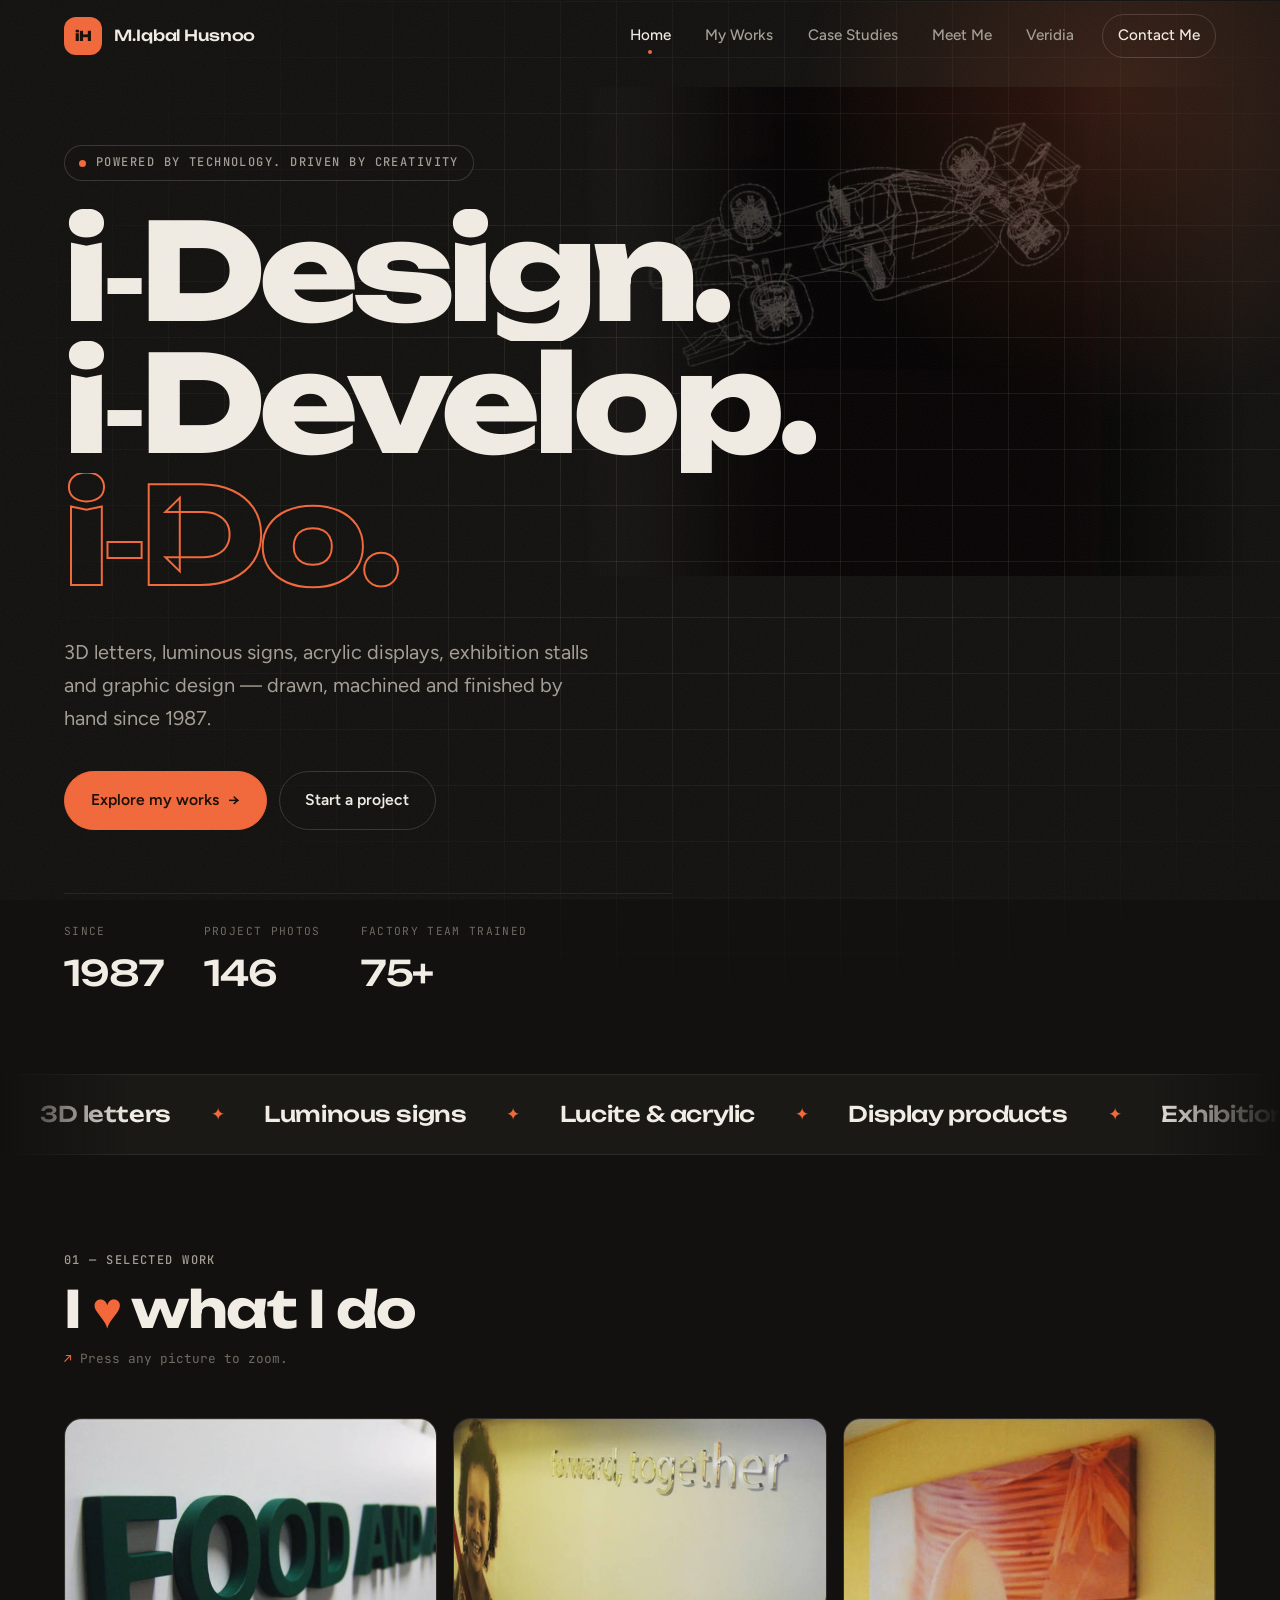
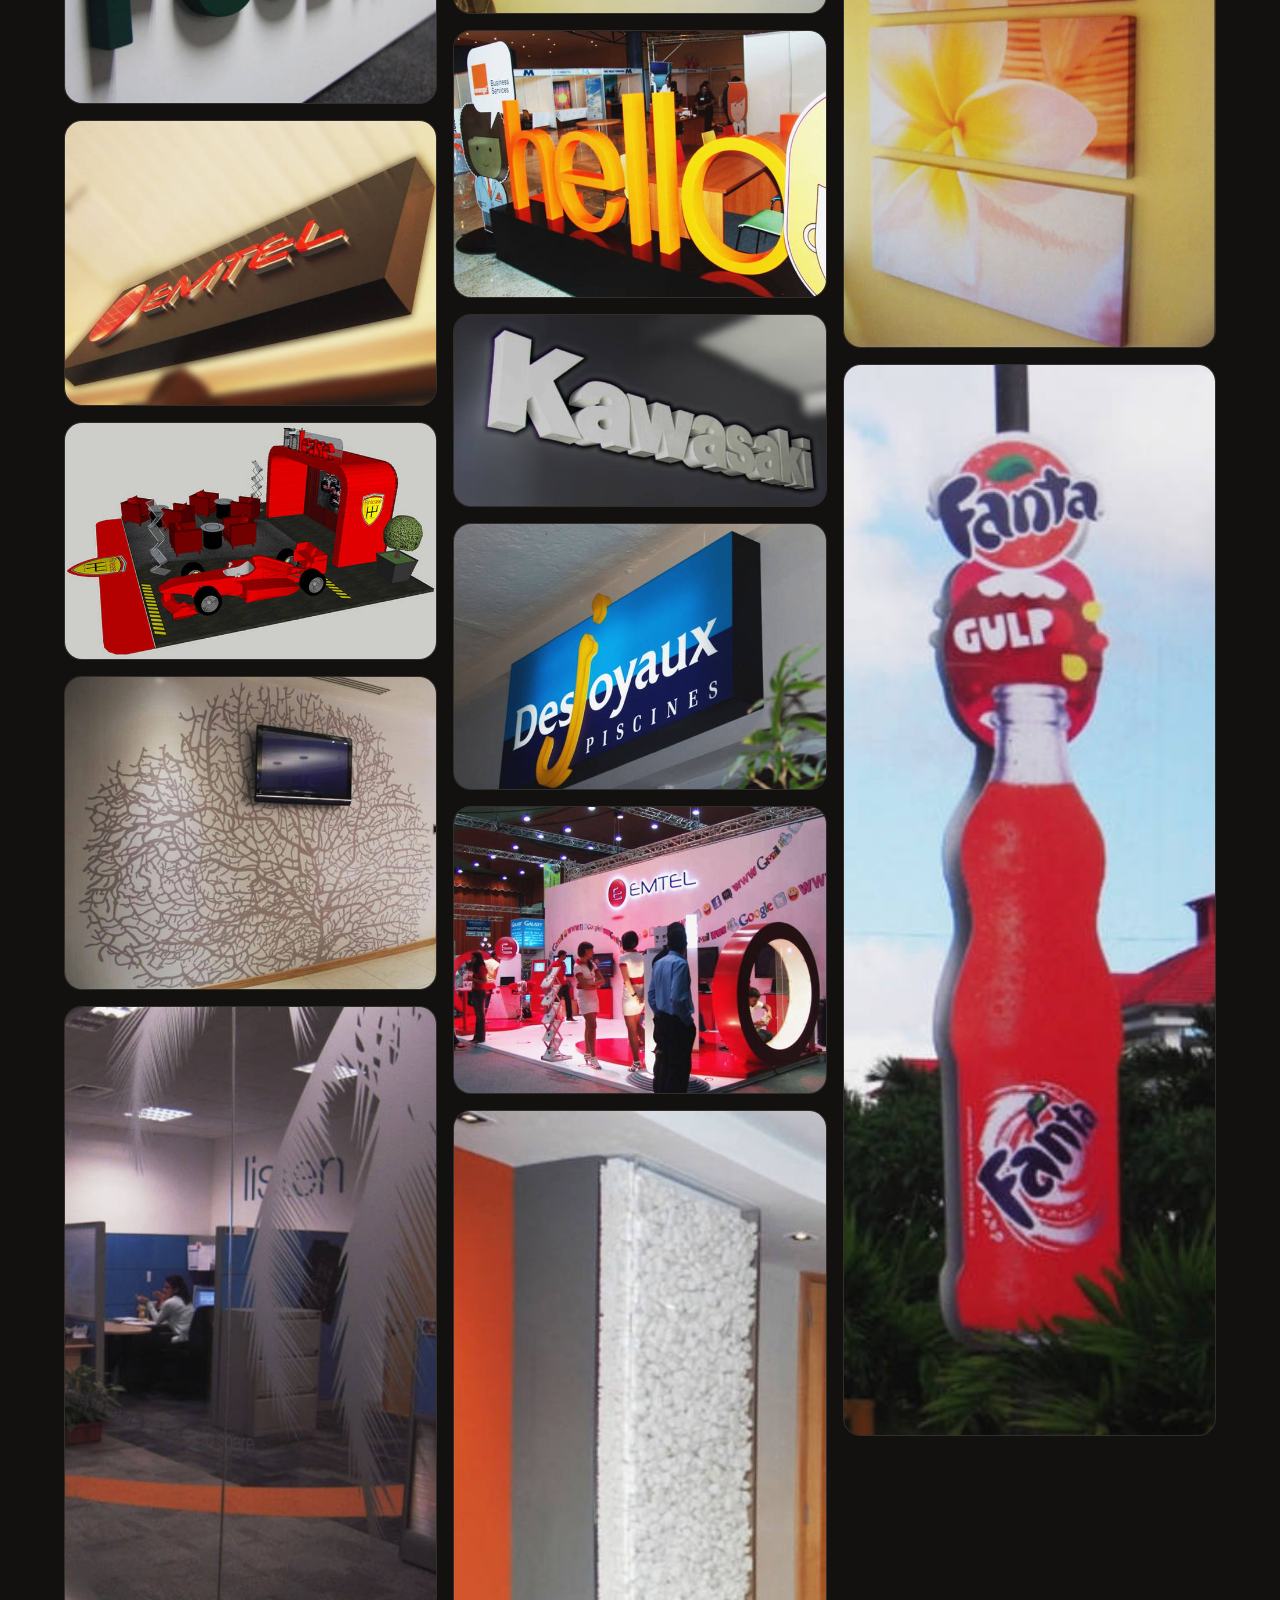
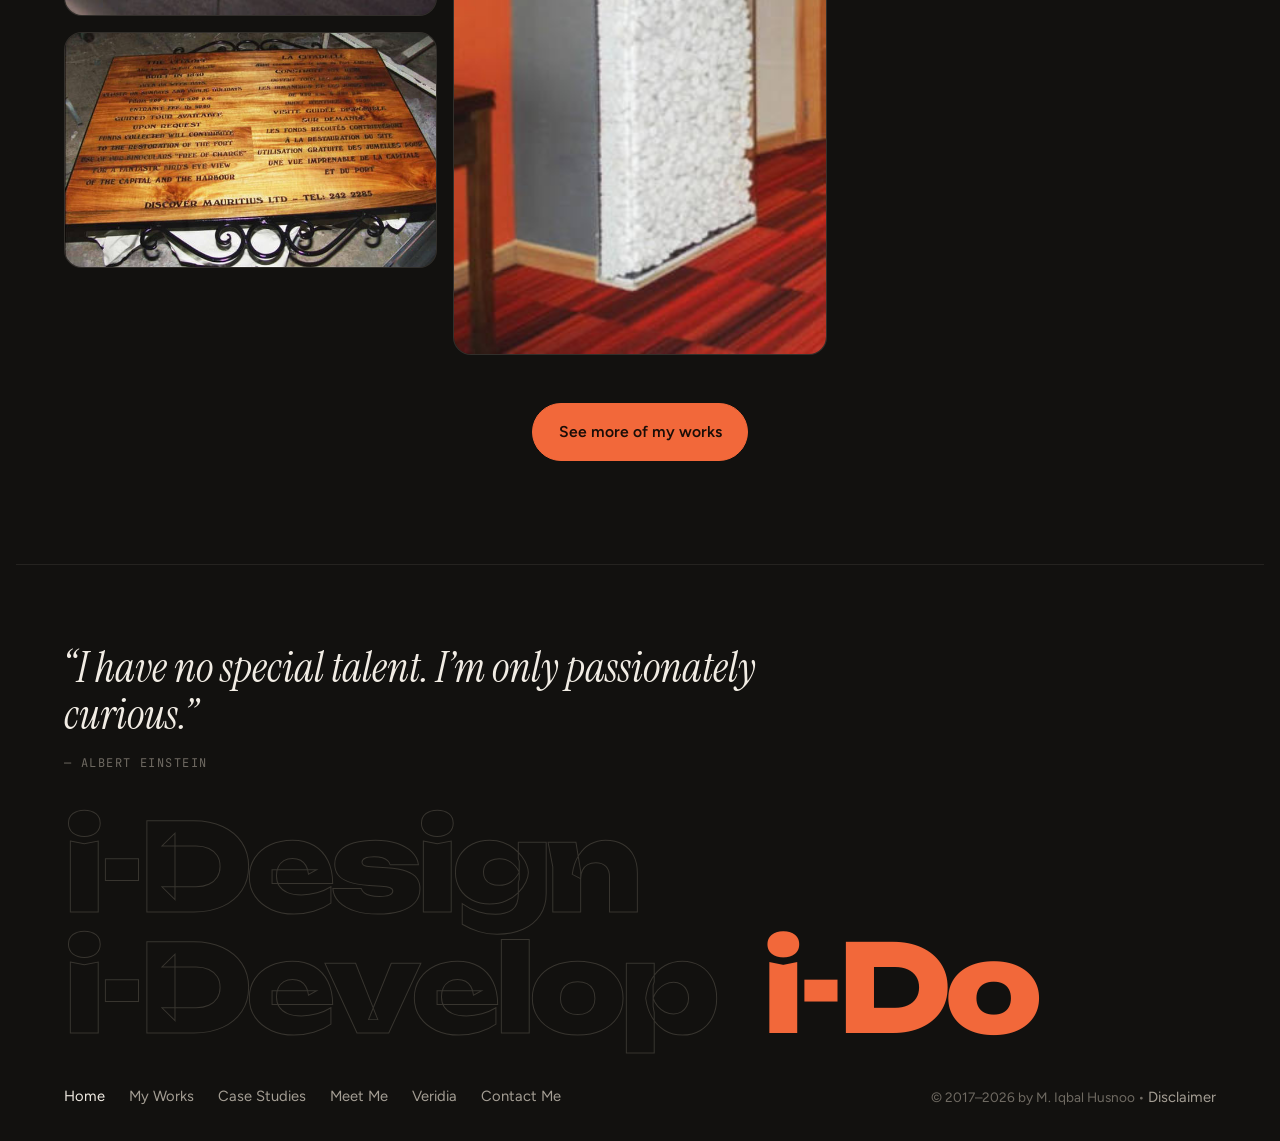
<file: index.html>
<!doctype html>
<html lang="en">
  <head>
    <meta charset="utf-8" />
    <meta name="viewport" content="width=device-width, initial-scale=1" />
    <title>Home | M. Iqbal Husnoo</title>
    <meta name="description" content="Portfolio of M. Iqbal Husnoo: signage, 3D letters, display products, acrylic fabrication, exhibitions and graphic design in Mauritius." />
    <meta property="og:title" content="Home | M. Iqbal Husnoo" />
    <meta property="og:description" content="Portfolio of M. Iqbal Husnoo: signage, 3D letters, display products, acrylic fabrication, exhibitions and graphic design in Mauritius." />
    <meta property="og:type" content="website" />
    <link rel="icon" href="/favicon.svg" type="image/svg+xml" />
    <script>document.documentElement.classList.add('js')</script>
    <link rel="preconnect" href="https://fonts.googleapis.com" />
    <link rel="preconnect" href="https://fonts.gstatic.com" crossorigin />
    <link rel="stylesheet" href="https://fonts.googleapis.com/css2?family=Unbounded:wght@400;500;700;800&family=Figtree:ital,wght@0,400;0,500;0,600;1,400&family=Instrument+Serif:ital@0;1&family=JetBrains+Mono:wght@400;500&display=swap" />
    <link rel="stylesheet" href="/styles.css" />
    <meta name="theme-color" content="#12110f" />
  </head>
  <body>
    <a class="skip-link" href="#main">Skip to content</a>

    <header class="site-header" id="site-header">
      <div class="bar">
        <a class="brand" href="/" aria-label="M. Iqbal Husnoo, home">
          <span class="brand__mark" aria-hidden="true">iH</span>
          <span class="brand__name">M.Iqbal Husnoo</span>
        </a>
        <button class="nav-toggle" type="button" aria-expanded="false" aria-controls="site-nav" hidden>
          <span class="nav-toggle__lines" aria-hidden="true"></span>
          <span class="sr-only">Menu</span>
        </button>
        <nav class="site-nav" id="site-nav" aria-label="Main">
          <ul>
            <li><a href="/" aria-current="page">Home</a></li>
            <li><a href="/my-works/">My Works</a></li>
            <li><a href="/case-studies/">Case Studies</a></li>
            <li><a href="/meet-me/">Meet Me</a></li>
            <li><a href="/veridia/">Veridia</a></li>
            <li><a href="/contact-me/" class="nav-cta">Contact Me</a></li>
          </ul>
        </nav>
      </div>
    </header>

    <main id="main">
      <section class="hero" aria-labelledby="hero-title">
        <div class="hero__grid" aria-hidden="true"></div>
        <img class="hero__art" src="/assets/img/banner.jpg" alt="" width="1296" height="576" fetchpriority="high" />
        <div class="hero__inner">
          <p class="eyebrow"><span class="dot" aria-hidden="true"></span> Powered by technology. Driven by creativity</p>
          <h1 id="hero-title" class="hero__title">
            <span class="sr-only">M. Iqbal Husnoo &mdash; </span>
            <span class="line"><span>i&#8209;Design.</span></span>
            <span class="line"><span>i&#8209;Develop.</span></span>
            <span class="line line--accent"><span>i&#8209;Do.</span></span>
          </h1>
          <p class="hero__lead">3D letters, luminous signs, acrylic displays, exhibition stalls and graphic design &mdash; drawn, machined and finished by hand since 1987.</p>
          <div class="hero__actions">
            <a class="button" href="/my-works/">Explore my works <span aria-hidden="true">&rarr;</span></a>
            <a class="button button--ghost" href="/contact-me/">Start a project</a>
          </div>
          <dl class="stats">
            <div><dt>Since</dt><dd>1987</dd></div>
            <div><dt>Project photos</dt><dd>146</dd></div>
            <div><dt>Factory team trained</dt><dd>75+</dd></div>
          </dl>
        </div>
      </section>

      <div class="marquee" aria-hidden="true">
        <div class="marquee__track">
          <span>3D letters</span><span>Luminous signs</span><span>Lucite &amp; acrylic</span><span>Display products</span><span>Exhibition stalls</span><span>CNC routing</span><span>Laser engraving</span><span>Wall deco</span><span>Editorial design</span>
          <span>3D letters</span><span>Luminous signs</span><span>Lucite &amp; acrylic</span><span>Display products</span><span>Exhibition stalls</span><span>CNC routing</span><span>Laser engraving</span><span>Wall deco</span><span>Editorial design</span>
        </div>
      </div>

      <section class="page" aria-labelledby="what-i-do">
        <div class="section-head">
          <p class="label">01 &mdash; Selected work</p>
          <h2 id="what-i-do" class="section-title">I <span class="heart" aria-hidden="true">&hearts;</span><span class="sr-only">love</span> what I&nbsp;do</h2>
          <p class="hint">Press any picture to zoom.</p>
        </div>
        <div class="gallery">
          <figure class="tile">
            <a href="/assets/img/full/e01d142696.jpg" data-gallery="home" data-caption="3D letters — Made of foam PVC and finish with a satin paint"><img src="/assets/img/thumb/e01d142696.jpg" alt="3D letters — Made of foam PVC and finish with a satin paint" width="640" height="491" loading="lazy" decoding="async" /></a>
            <figcaption><strong>3D letters</strong> Made of foam PVC and finish with a satin paint</figcaption>
          </figure>
          <figure class="tile">
            <a href="/assets/img/full/2fd38308b2.jpg" data-gallery="home" data-caption="3D letters in layers — Glow light luminous sign"><img src="/assets/img/thumb/2fd38308b2.jpg" alt="3D letters in layers — Glow light luminous sign" width="640" height="489" loading="lazy" decoding="async" /></a>
            <figcaption><strong>3D letters in layers</strong> Glow light luminous sign</figcaption>
          </figure>
          <figure class="tile">
            <a href="/assets/img/full/fc25e3a5f5.jpg" data-gallery="home" data-caption="Motor show 3D design presentation — event stall design proposal"><img src="/assets/img/thumb/fc25e3a5f5.jpg" alt="Motor show 3D design presentation — event stall design proposal" width="640" height="409" loading="lazy" decoding="async" /></a>
            <figcaption><strong>Motor show 3D design presentation</strong> event stall design proposal</figcaption>
          </figure>
          <figure class="tile">
            <a href="/assets/img/full/1b9a3f194f.jpg" data-gallery="home" data-caption="Wall deco — High res customized printed wallpaper"><img src="/assets/img/thumb/1b9a3f194f.jpg" alt="Wall deco — High res customized printed wallpaper" width="640" height="538" loading="lazy" decoding="async" /></a>
            <figcaption><strong>Wall deco</strong> High res customized printed wallpaper</figcaption>
          </figure>
          <figure class="tile">
            <a href="/assets/img/full/836188b1b4.jpg" data-gallery="home" data-caption="Glass panes deco — Plot &amp; cut Frosted vinyl applied"><img src="/assets/img/thumb/836188b1b4.jpg" alt="Glass panes deco — Plot &amp; cut Frosted vinyl applied" width="391" height="640" loading="lazy" decoding="async" /></a>
            <figcaption><strong>Glass panes deco</strong> Plot &amp; cut Frosted vinyl applied</figcaption>
          </figure>
          <figure class="tile">
            <a href="/assets/img/full/148510c9a3.jpg" data-gallery="home" data-caption="Sign — Laser engraving on wood and forged metal  sign"><img src="/assets/img/thumb/148510c9a3.jpg" alt="Sign — Laser engraving on wood and forged metal  sign" width="640" height="405" loading="lazy" decoding="async" /></a>
            <figcaption><strong>Sign</strong> Laser engraving on wood and forged metal  sign</figcaption>
          </figure>
          <figure class="tile">
            <a href="/assets/img/full/b2414674ef.jpg" data-gallery="home" data-caption="Wall deco — High res customized vinyl applied to wall, topped with clear acrylic letters"><img src="/assets/img/thumb/b2414674ef.jpg" alt="Wall deco — High res customized vinyl applied to wall, topped with clear acrylic letters" width="640" height="335" loading="lazy" decoding="async" /></a>
            <figcaption><strong>Wall deco</strong> High res customized vinyl applied to wall, topped with clear acrylic letters</figcaption>
          </figure>
          <figure class="tile">
            <a href="/assets/img/full/b73189586a.jpg" data-gallery="home" data-caption="3D letters — Foam PVC built up letters, partly wrapped with high res printed vinyl &amp; painted high gloss"><img src="/assets/img/thumb/b73189586a.jpg" alt="3D letters — Foam PVC built up letters, partly wrapped with high res printed vinyl &amp; painted high gloss" width="640" height="458" loading="lazy" decoding="async" /></a>
            <figcaption><strong>3D letters</strong> Foam PVC built up letters, partly wrapped with high res printed vinyl &amp; painted high gloss</figcaption>
          </figure>
          <figure class="tile">
            <a href="/assets/img/full/6c1980d016.jpg" data-gallery="home" data-caption="Interior 3D sign — Huge letters of approximately 700mm high x 250 mm depth made of fiber glass, finish high gloss"><img src="/assets/img/thumb/6c1980d016.jpg" alt="Interior 3D sign — Huge letters of approximately 700mm high x 250 mm depth made of fiber glass, finish high gloss" width="640" height="330" loading="lazy" decoding="async" /></a>
            <figcaption><strong>Interior 3D sign</strong> Huge letters of approximately 700mm high x 250 mm depth made of fiber glass, finish high gloss</figcaption>
          </figure>
          <figure class="tile">
            <a href="/assets/img/full/f503da60db.jpg" data-gallery="home" data-caption="Luminous sign box — luminous sign with relief letter on the front with pop-out"><img src="/assets/img/thumb/f503da60db.jpg" alt="Luminous sign box — luminous sign with relief letter on the front with pop-out" width="640" height="458" loading="lazy" decoding="async" /></a>
            <figcaption><strong>Luminous sign box</strong> luminous sign with relief letter on the front with pop-out</figcaption>
          </figure>
          <figure class="tile">
            <a href="/assets/img/full/0a4f845910.jpg" data-gallery="home" data-caption="Exhibition — Stall deco, backdrop &amp; furnitures"><img src="/assets/img/thumb/0a4f845910.jpg" alt="Exhibition — Stall deco, backdrop &amp; furnitures" width="640" height="494" loading="lazy" decoding="async" /></a>
            <figcaption><strong>Exhibition</strong> Stall deco, backdrop &amp; furnitures</figcaption>
          </figure>
          <figure class="tile">
            <a href="/assets/img/full/2848691737.jpg" data-gallery="home" data-caption="Deco column — Transparent (see-through) column filled with white pebbles"><img src="/assets/img/thumb/2848691737.jpg" alt="Deco column — Transparent (see-through) column filled with white pebbles" width="282" height="640" loading="lazy" decoding="async" /></a>
            <figcaption><strong>Deco column</strong> Transparent (see-through) column filled with white pebbles</figcaption>
          </figure>
          <figure class="tile">
            <a href="/assets/img/full/76ac34b268.jpg" data-gallery="home" data-caption="wall deco — Triptych and personalized Multipanel"><img src="/assets/img/thumb/76ac34b268.jpg" alt="wall deco — Triptych and personalized Multipanel" width="450" height="640" loading="lazy" decoding="async" /></a>
            <figcaption><strong>wall deco</strong> Triptych and personalized Multipanel</figcaption>
          </figure>
          <figure class="tile">
            <a href="/assets/img/full/a5017a01bf.jpg" data-gallery="home" data-caption="Outdoor ad — Huge two way advert fixed to street light column"><img src="/assets/img/thumb/a5017a01bf.jpg" alt="Outdoor ad — Huge two way advert fixed to street light column" width="223" height="640" loading="lazy" decoding="async" /></a>
            <figcaption><strong>Outdoor ad</strong> Huge two way advert fixed to street light column</figcaption>
          </figure>
        </div>
        <p class="cta"><a class="button" href="/my-works/">See more of my works</a></p>
      </section>
    </main>

    <footer class="site-footer">
      <blockquote class="footer-quote">
        <p>&ldquo;I have no special talent. I&rsquo;m only passionately curious.&rdquo;</p>
        <footer>Albert Einstein</footer>
      </blockquote>
      <p class="motto" aria-label="i-Design, i-Develop, i-Do">
        <span>i-Design</span> <span>i-Develop</span> <span>i-Do</span>
      </p>
      <nav aria-label="Footer">
        <ul>
          <li><a href="/" aria-current="page">Home</a></li>
          <li><a href="/my-works/">My Works</a></li>
          <li><a href="/case-studies/">Case Studies</a></li>
          <li><a href="/meet-me/">Meet Me</a></li>
          <li><a href="/veridia/">Veridia</a></li>
          <li><a href="/contact-me/">Contact Me</a></li>
        </ul>
      </nav>
      <p class="site-footer__legal">&copy; 2017&ndash;2026 by M. Iqbal Husnoo &bull; <a href="/disclaimer/">Disclaimer</a></p>
    </footer>

    <script src="/script.js" defer></script>
</body>
</html>
</file>
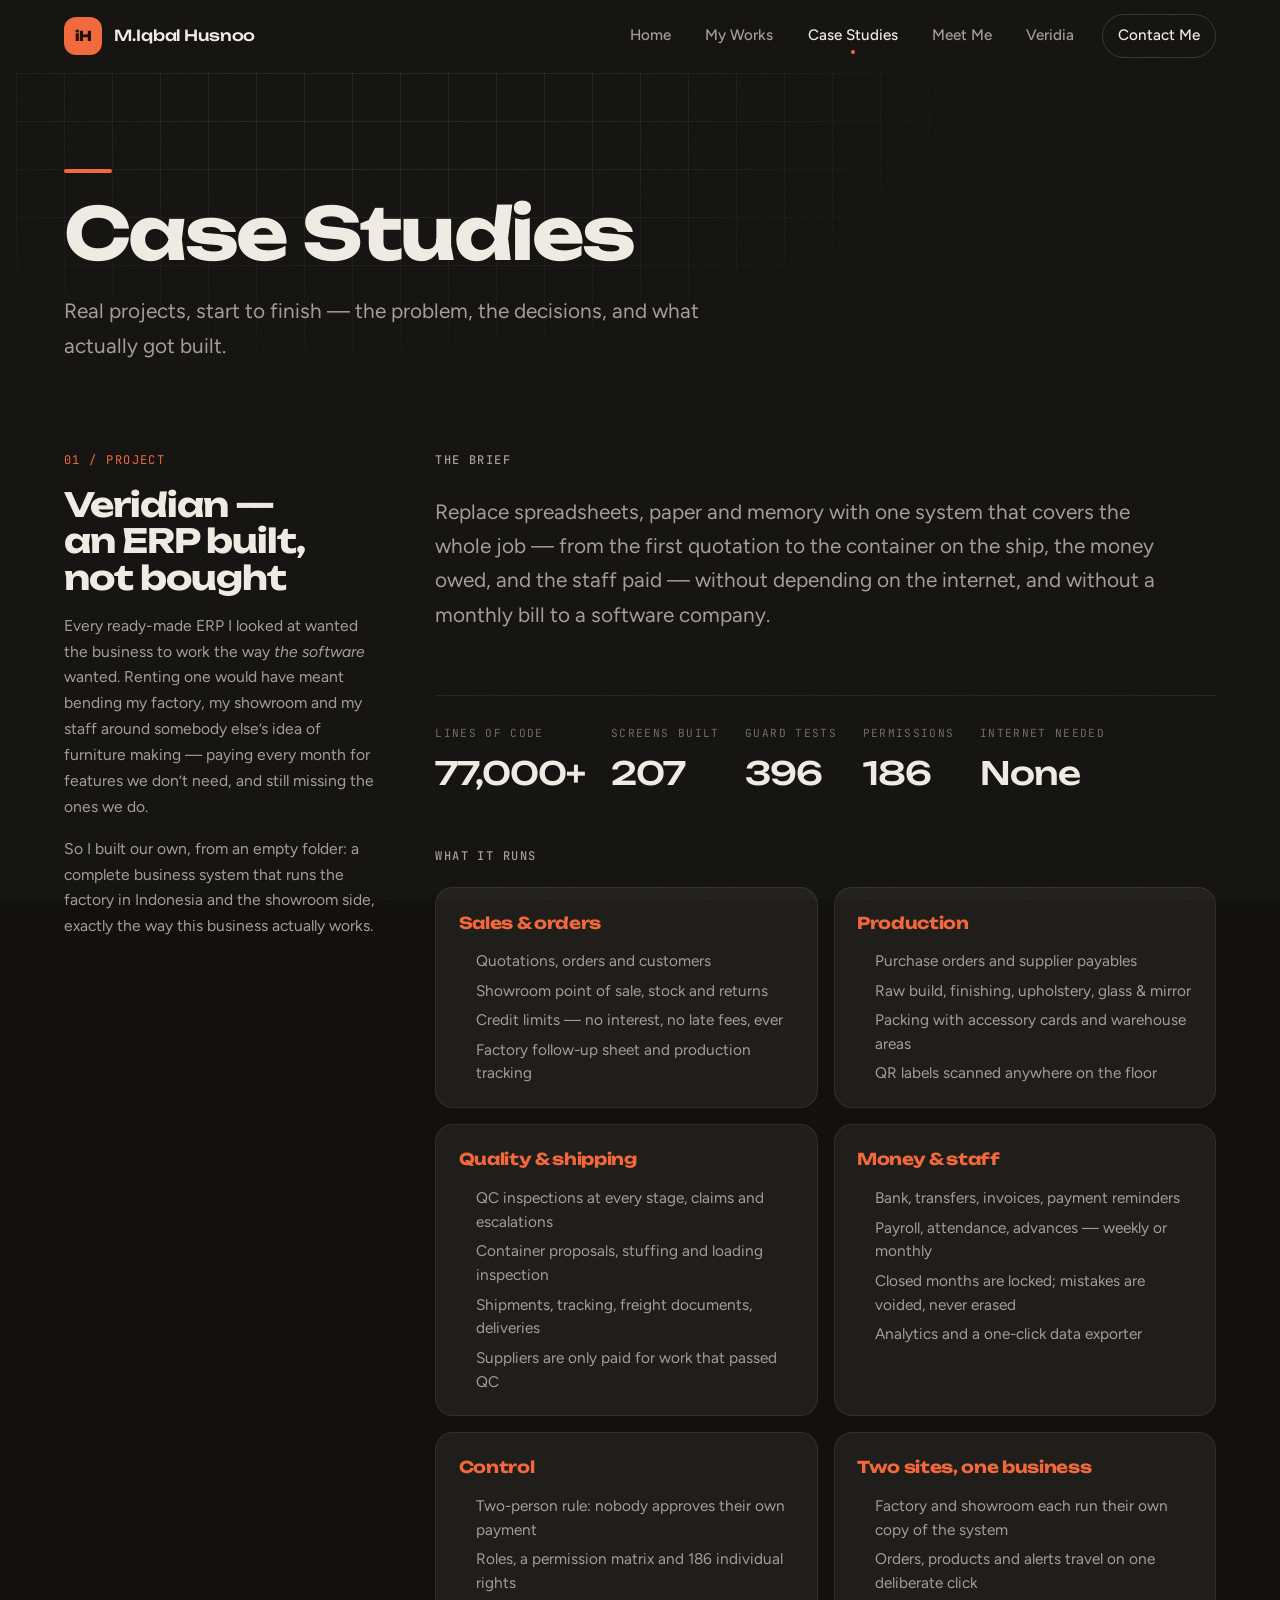
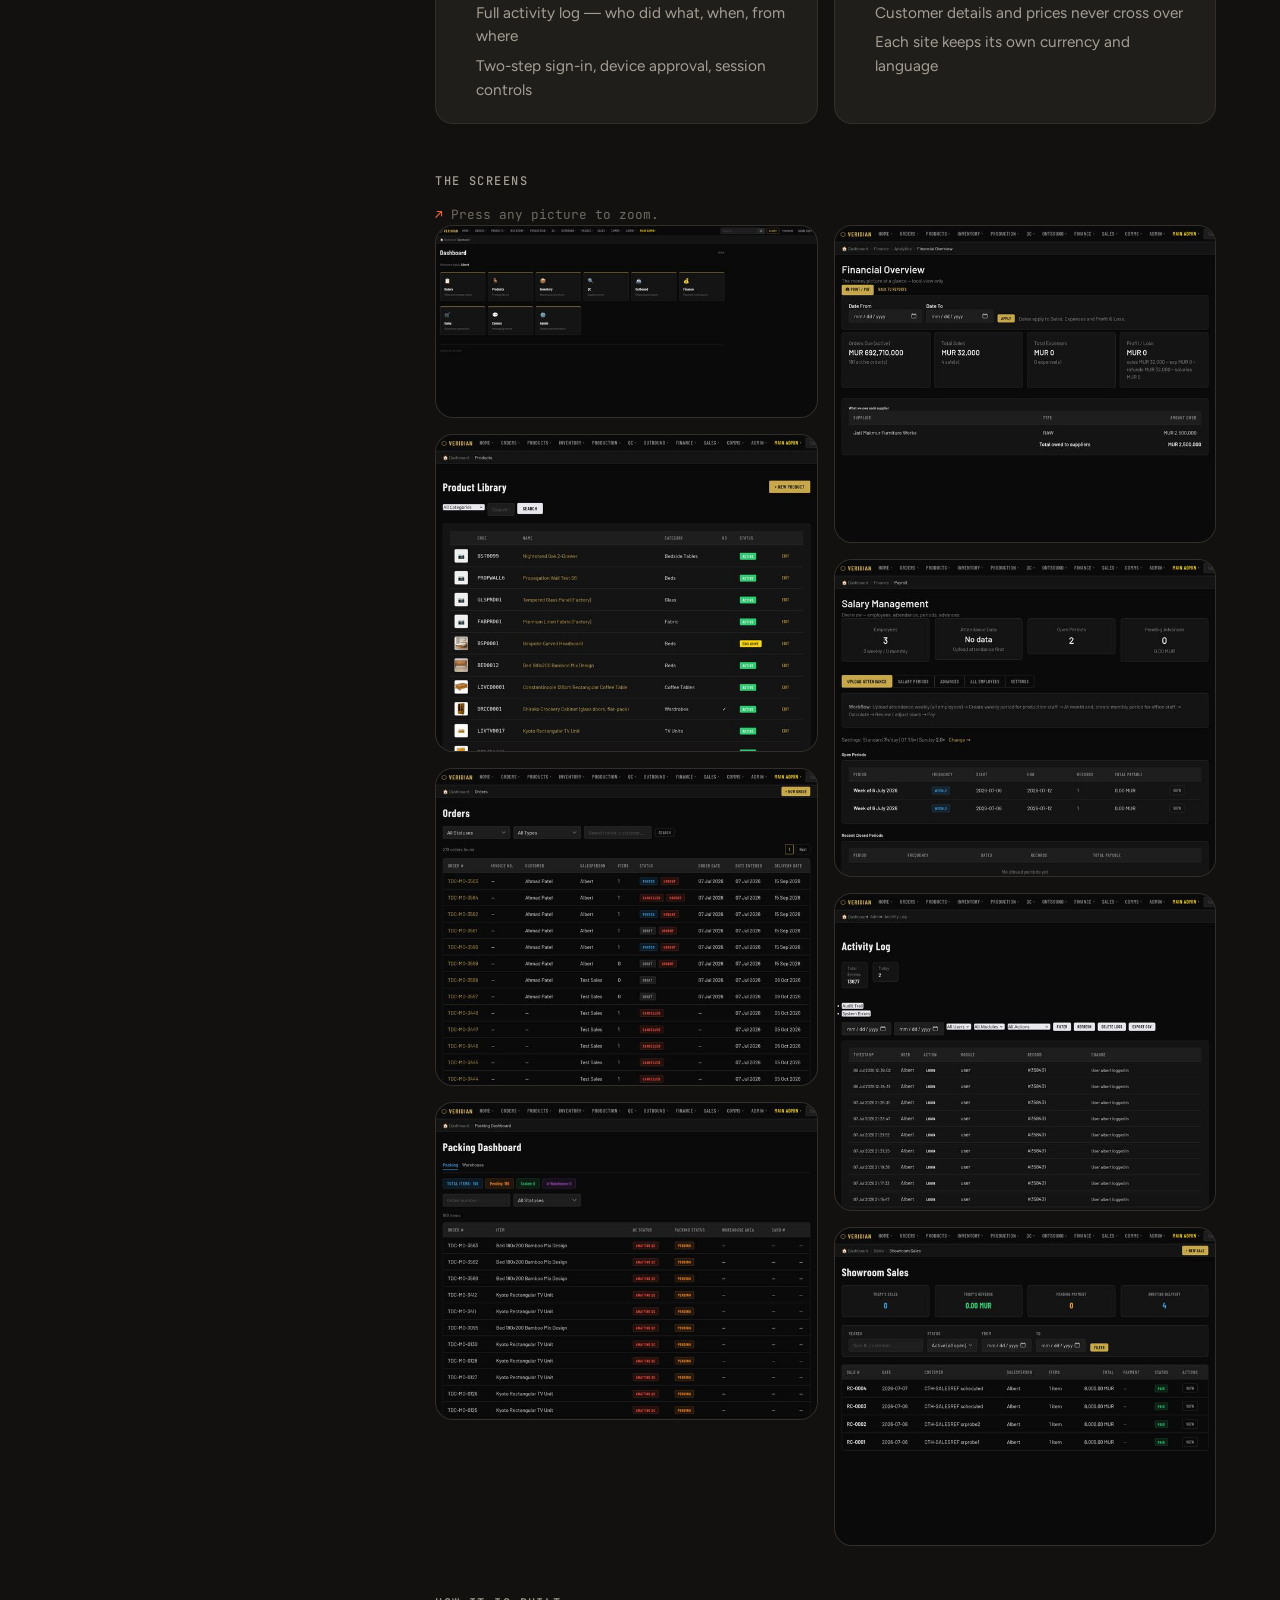
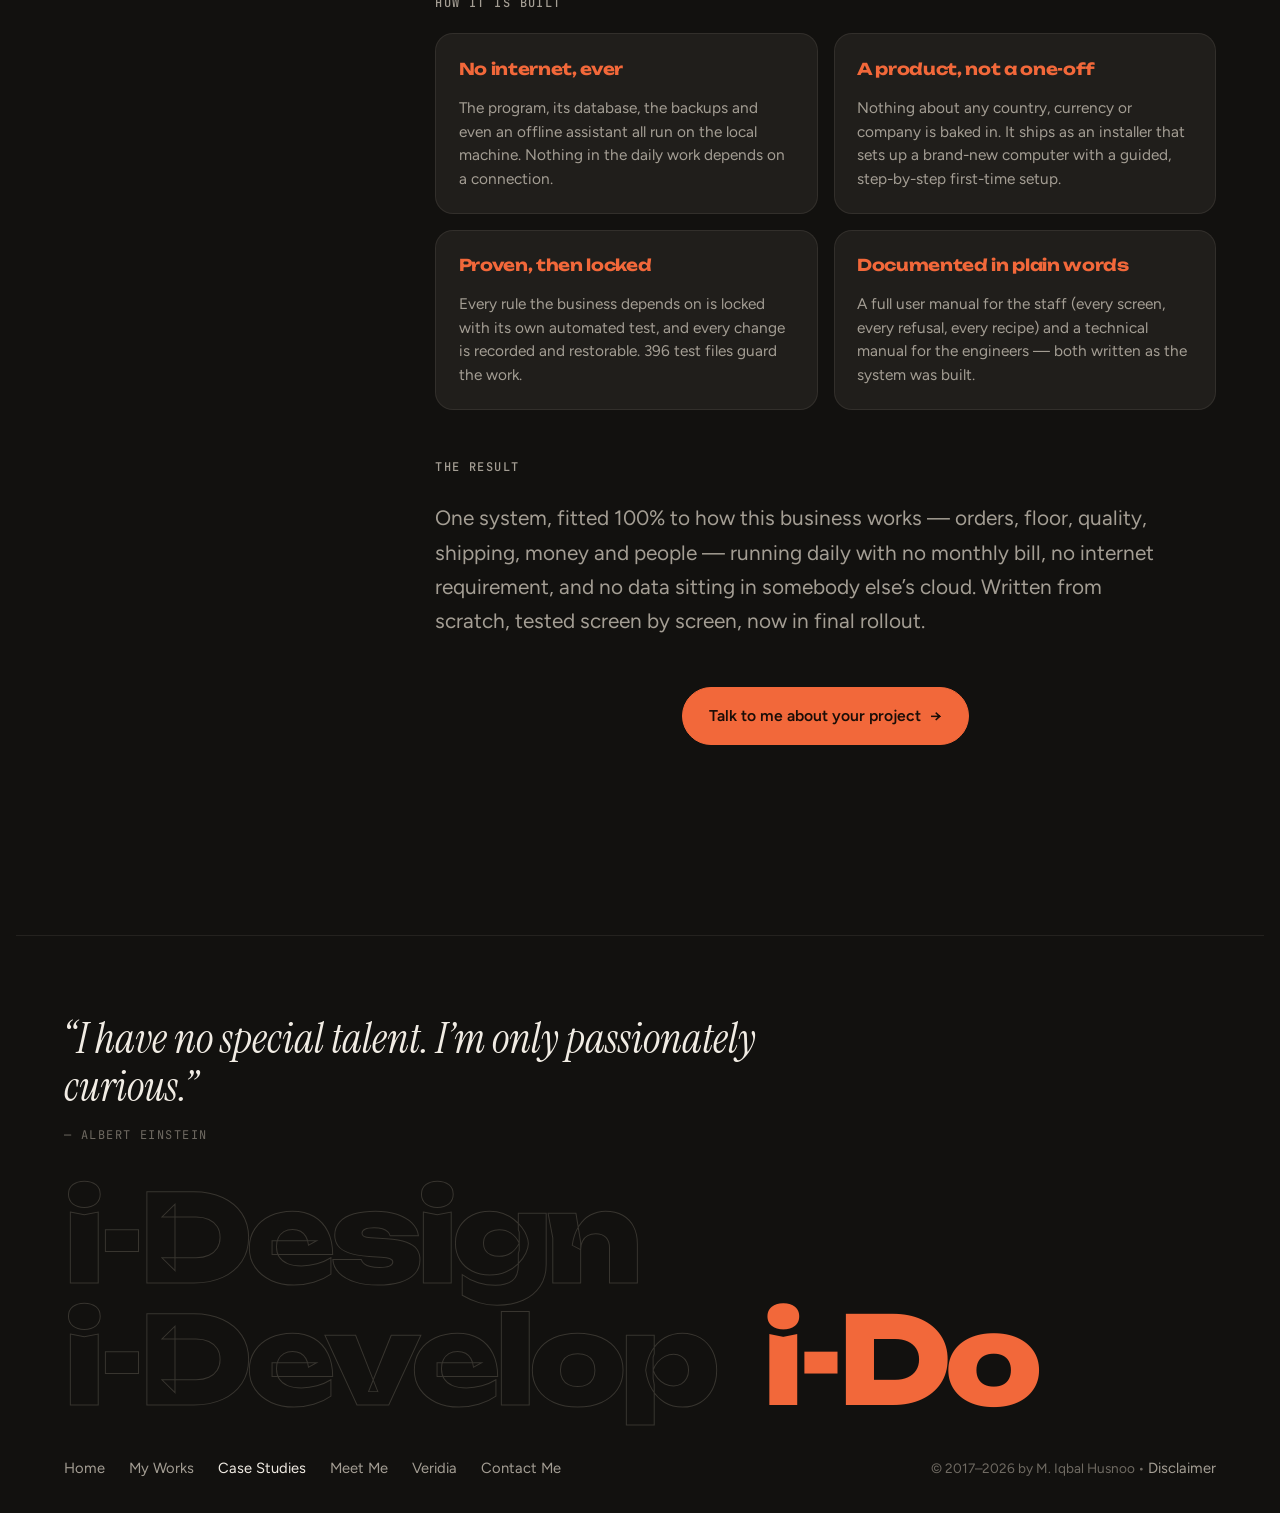
<file: case-studies/index.html>
<!doctype html>
<html lang="en">
  <head>
    <meta charset="utf-8" />
    <meta name="viewport" content="width=device-width, initial-scale=1" />
    <title>Case Studies | M. Iqbal Husnoo</title>
    <meta name="description" content="Case studies by M. Iqbal Husnoo: Veridian, a custom ERP built from scratch for a furniture factory and showroom — orders, production, quality, shipping, money and payroll." />
    <meta property="og:title" content="Case Studies | M. Iqbal Husnoo" />
    <meta property="og:description" content="Case studies by M. Iqbal Husnoo: Veridian, a custom ERP built from scratch for a furniture factory and showroom — orders, production, quality, shipping, money and payroll." />
    <meta property="og:type" content="website" />
    <link rel="icon" href="/favicon.svg" type="image/svg+xml" />
    <script>document.documentElement.classList.add('js')</script>
    <link rel="preconnect" href="https://fonts.googleapis.com" />
    <link rel="preconnect" href="https://fonts.gstatic.com" crossorigin />
    <link rel="stylesheet" href="https://fonts.googleapis.com/css2?family=Unbounded:wght@400;500;700;800&family=Figtree:ital,wght@0,400;0,500;0,600;1,400&family=Instrument+Serif:ital@0;1&family=JetBrains+Mono:wght@400;500&display=swap" />
    <link rel="stylesheet" href="/styles.css" />
    <meta name="theme-color" content="#12110f" />
  </head>
  <body>
    <a class="skip-link" href="#main">Skip to content</a>

    <header class="site-header" id="site-header">
      <div class="bar">
        <a class="brand" href="/" aria-label="M. Iqbal Husnoo, home">
          <span class="brand__mark" aria-hidden="true">iH</span>
          <span class="brand__name">M.Iqbal Husnoo</span>
        </a>
        <button class="nav-toggle" type="button" aria-expanded="false" aria-controls="site-nav" hidden>
          <span class="nav-toggle__lines" aria-hidden="true"></span>
          <span class="sr-only">Menu</span>
        </button>
        <nav class="site-nav" id="site-nav" aria-label="Main">
          <ul>
            <li><a href="/">Home</a></li>
            <li><a href="/my-works/">My Works</a></li>
            <li><a href="/case-studies/" aria-current="page">Case Studies</a></li>
            <li><a href="/meet-me/">Meet Me</a></li>
            <li><a href="/veridia/">Veridia</a></li>
            <li><a href="/contact-me/" class="nav-cta">Contact Me</a></li>
          </ul>
        </nav>
      </div>
    </header>

    <main id="main" class="page">
      <h1 class="page-title">Case Studies</h1>
      <p class="lead">Real projects, start to finish &mdash; the problem, the decisions, and what actually got built.</p>

      <section class="work" id="veridian" aria-labelledby="veridian-title">
        <header class="work__intro">
          <h2 id="veridian-title">Veridian &mdash; an ERP built, not bought</h2>
          <p>Every ready-made ERP I looked at wanted the business to work the way <em>the software</em> wanted. Renting one would have meant bending my factory, my showroom and my staff around somebody else&rsquo;s idea of furniture making &mdash; paying every month for features we don&rsquo;t need, and still missing the ones we do.</p>
          <p>So I built our own, from an empty folder: a complete business system that runs the factory in Indonesia and the showroom side, exactly the way this business actually works.</p>
        </header>
        <div>
          <p class="label">The brief</p>
          <p class="lead" style="max-width: 46rem;">Replace spreadsheets, paper and memory with one system that covers the whole job &mdash; from the first quotation to the container on the ship, the money owed, and the staff paid &mdash; without depending on the internet, and without a monthly bill to a software company.</p>

          <dl class="stats facts">
            <div><dt>Lines of code</dt><dd>77,000+</dd></div>
            <div><dt>Screens built</dt><dd>207</dd></div>
            <div><dt>Guard tests</dt><dd>396</dd></div>
            <div><dt>Permissions</dt><dd>186</dd></div>
            <div><dt>Internet needed</dt><dd>None</dd></div>
          </dl>

          <p class="label" style="margin-top: 3rem;">What it runs</p>
          <div class="cap-grid">
            <div class="cap-card">
              <h3>Sales &amp; orders</h3>
              <ul>
                <li>Quotations, orders and customers</li>
                <li>Showroom point of sale, stock and returns</li>
                <li>Credit limits &mdash; no interest, no late fees, ever</li>
                <li>Factory follow-up sheet and production tracking</li>
              </ul>
            </div>
            <div class="cap-card">
              <h3>Production</h3>
              <ul>
                <li>Purchase orders and supplier payables</li>
                <li>Raw build, finishing, upholstery, glass &amp; mirror</li>
                <li>Packing with accessory cards and warehouse areas</li>
                <li>QR labels scanned anywhere on the floor</li>
              </ul>
            </div>
            <div class="cap-card">
              <h3>Quality &amp; shipping</h3>
              <ul>
                <li>QC inspections at every stage, claims and escalations</li>
                <li>Container proposals, stuffing and loading inspection</li>
                <li>Shipments, tracking, freight documents, deliveries</li>
                <li>Suppliers are only paid for work that passed QC</li>
              </ul>
            </div>
            <div class="cap-card">
              <h3>Money &amp; staff</h3>
              <ul>
                <li>Bank, transfers, invoices, payment reminders</li>
                <li>Payroll, attendance, advances &mdash; weekly or monthly</li>
                <li>Closed months are locked; mistakes are voided, never erased</li>
                <li>Analytics and a one-click data exporter</li>
              </ul>
            </div>
            <div class="cap-card">
              <h3>Control</h3>
              <ul>
                <li>Two-person rule: nobody approves their own payment</li>
                <li>Roles, a permission matrix and 186 individual rights</li>
                <li>Full activity log &mdash; who did what, when, from where</li>
                <li>Two-step sign-in, device approval, session controls</li>
              </ul>
            </div>
            <div class="cap-card">
              <h3>Two sites, one business</h3>
              <ul>
                <li>Factory and showroom each run their own copy of the system</li>
                <li>Orders, products and alerts travel on one deliberate click</li>
                <li>Customer details and prices never cross over</li>
                <li>Each site keeps its own currency and language</li>
              </ul>
            </div>
          </div>

          <p class="label" style="margin-top: 3rem;">The screens</p>
          <p class="hint">Press any picture to zoom.</p>
          <div class="gallery" id="veridian-screens">
            <figure class="tile">
              <a href="/assets/img/full/f99f43515a.jpg" data-gallery="veridian" data-caption="Dashboard — the start page: every area of the business one tap away"><img src="/assets/img/thumb/f99f43515a.jpg" alt="Veridian dashboard with cards for Orders, Products, Inventory, QC, Outbound, Finance, Sales, Comms and Admin" width="640" height="321" loading="lazy" decoding="async" /></a>
              <figcaption><strong>Dashboard</strong> Every area of the business, one tap away</figcaption>
            </figure>
            <figure class="tile">
              <a href="/assets/img/full/515971c4a9.jpg" data-gallery="veridian" data-caption="Product Library — furniture catalogue with codes, categories and QR codes"><img src="/assets/img/thumb/515971c4a9.jpg" alt="Product library listing furniture items with thumbnail, code, category and status" width="640" height="532" loading="lazy" decoding="async" /></a>
              <figcaption><strong>Product Library</strong> The whole furniture catalogue, coded and scannable</figcaption>
            </figure>
            <figure class="tile">
              <a href="/assets/img/full/ecc597d9eb.jpg" data-gallery="veridian" data-caption="Orders — 278 orders found, with status, urgency and delivery dates"><img src="/assets/img/thumb/ecc597d9eb.jpg" alt="Orders list showing order numbers, customer, salesperson, status badges and delivery dates" width="640" height="532" loading="lazy" decoding="async" /></a>
              <figcaption><strong>Orders</strong> Status, urgency and delivery dates at a glance</figcaption>
            </figure>
            <figure class="tile">
              <a href="/assets/img/full/f387a52a8a.jpg" data-gallery="veridian" data-caption="Packing dashboard — QC status and packing status for every item"><img src="/assets/img/thumb/f387a52a8a.jpg" alt="Packing dashboard with total items, pending, sealed counters and per-item QC status" width="640" height="532" loading="lazy" decoding="async" /></a>
              <figcaption><strong>Packing</strong> Every item&rsquo;s QC and packing status, live</figcaption>
            </figure>
            <figure class="tile">
              <a href="/assets/img/full/c08fb921dc.jpg" data-gallery="veridian" data-caption="Financial overview — money picture at a glance, with what is owed to each supplier"><img src="/assets/img/thumb/c08fb921dc.jpg" alt="Financial overview with sales, expenses, profit and supplier balances" width="640" height="532" loading="lazy" decoding="async" /></a>
              <figcaption><strong>Financial overview</strong> Sales, expenses and supplier balances</figcaption>
            </figure>
            <figure class="tile">
              <a href="/assets/img/full/867739dd70.jpg" data-gallery="veridian" data-caption="Salary management — attendance, periods, advances and the payroll workflow"><img src="/assets/img/thumb/867739dd70.jpg" alt="Salary management screen with employee counts, open periods and payroll workflow" width="640" height="532" loading="lazy" decoding="async" /></a>
              <figcaption><strong>Payroll</strong> Attendance, periods and pay in one workflow</figcaption>
            </figure>
            <figure class="tile">
              <a href="/assets/img/full/301b1e99ab.jpg" data-gallery="veridian" data-caption="Activity log — the audit trail: 13,677 recorded actions with filters and CSV export"><img src="/assets/img/thumb/301b1e99ab.jpg" alt="Activity log listing timestamped user actions with filters and export buttons" width="640" height="532" loading="lazy" decoding="async" /></a>
              <figcaption><strong>Activity log</strong> Nothing happens without a trace</figcaption>
            </figure>
            <figure class="tile">
              <a href="/assets/img/full/e8480aca3a.jpg" data-gallery="veridian" data-caption="Showroom sales — the other side of the business: counter sales and daily takings"><img src="/assets/img/thumb/e8480aca3a.jpg" alt="Showroom sales screen with daily sales, revenue, pending payment counters and sales list" width="640" height="532" loading="lazy" decoding="async" /></a>
              <figcaption><strong>Showroom sales</strong> The counter side of the same system</figcaption>
            </figure>
          </div>

          <p class="label" style="margin-top: 3rem;">How it is built</p>
          <div class="cap-grid">
            <div class="cap-card">
              <h3>No internet, ever</h3>
              <p>The program, its database, the backups and even an offline assistant all run on the local machine. Nothing in the daily work depends on a connection.</p>
            </div>
            <div class="cap-card">
              <h3>A product, not a one-off</h3>
              <p>Nothing about any country, currency or company is baked in. It ships as an installer that sets up a brand-new computer with a guided, step-by-step first-time setup.</p>
            </div>
            <div class="cap-card">
              <h3>Proven, then locked</h3>
              <p>Every rule the business depends on is locked with its own automated test, and every change is recorded and restorable. 396 test files guard the work.</p>
            </div>
            <div class="cap-card">
              <h3>Documented in plain words</h3>
              <p>A full user manual for the staff (every screen, every refusal, every recipe) and a technical manual for the engineers &mdash; both written as the system was built.</p>
            </div>
          </div>

          <p class="label" style="margin-top: 3rem;">The result</p>
          <p class="lead" style="max-width: 46rem;">One system, fitted 100% to how this business works &mdash; orders, floor, quality, shipping, money and people &mdash; running daily with no monthly bill, no internet requirement, and no data sitting in somebody else&rsquo;s cloud. Written from scratch, tested screen by screen, now in final rollout.</p>
          <p class="cta"><a class="button" href="/contact-me/">Talk to me about your project <span aria-hidden="true">&rarr;</span></a></p>
        </div>
      </section>
    </main>

    <footer class="site-footer">
      <blockquote class="footer-quote">
        <p>&ldquo;I have no special talent. I&rsquo;m only passionately curious.&rdquo;</p>
        <footer>Albert Einstein</footer>
      </blockquote>
      <p class="motto" aria-label="i-Design, i-Develop, i-Do">
        <span>i-Design</span> <span>i-Develop</span> <span>i-Do</span>
      </p>
      <nav aria-label="Footer">
        <ul>
          <li><a href="/">Home</a></li>
          <li><a href="/my-works/">My Works</a></li>
          <li><a href="/case-studies/" aria-current="page">Case Studies</a></li>
          <li><a href="/meet-me/">Meet Me</a></li>
          <li><a href="/veridia/">Veridia</a></li>
          <li><a href="/contact-me/">Contact Me</a></li>
        </ul>
      </nav>
      <p class="site-footer__legal">&copy; 2017&ndash;2026 by M. Iqbal Husnoo &bull; <a href="/disclaimer/">Disclaimer</a></p>
    </footer>

    <script src="/script.js" defer></script>
</body>
</html>
</file>
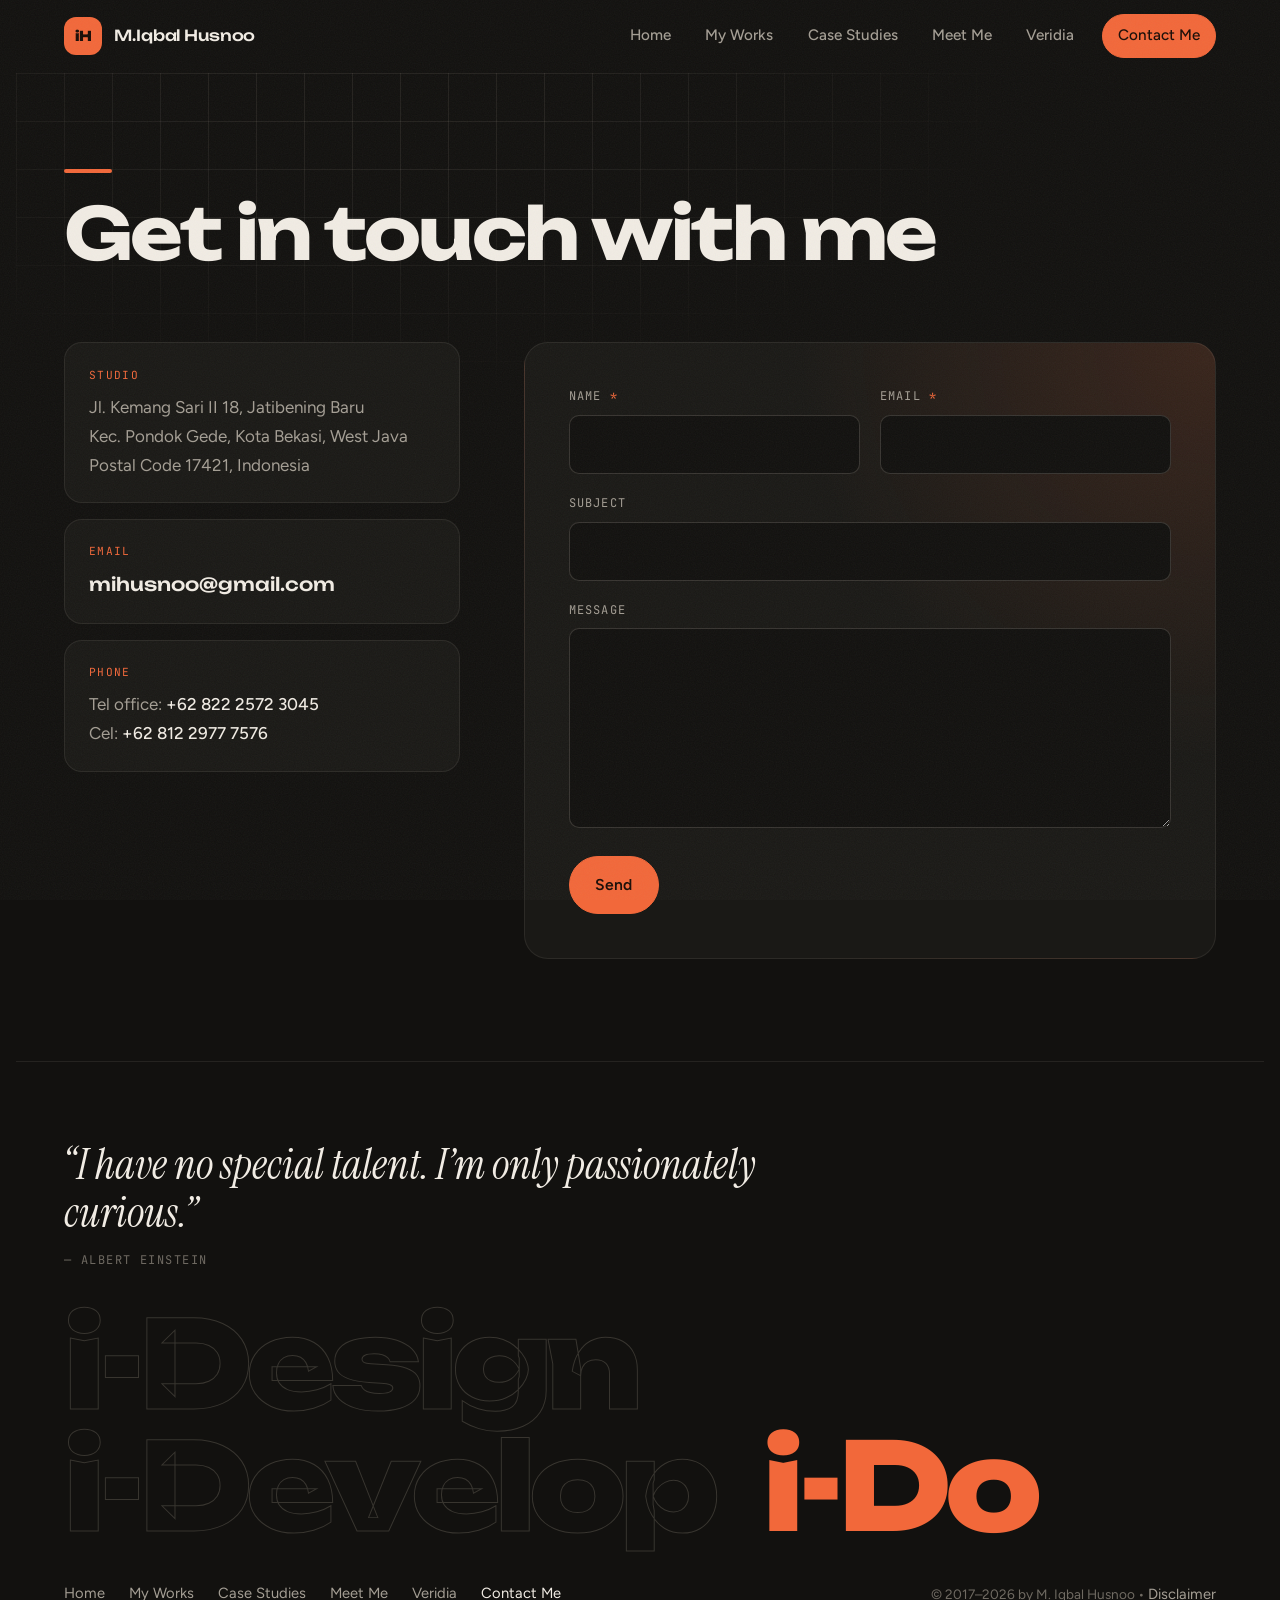
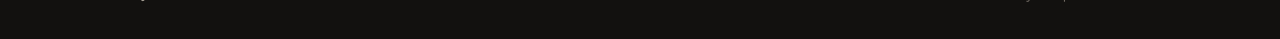
<file: contact-me/index.html>
<!doctype html>
<html lang="en">
  <head>
    <meta charset="utf-8" />
    <meta name="viewport" content="width=device-width, initial-scale=1" />
    <title>Contact Me | M. Iqbal Husnoo</title>
    <meta name="description" content="Contact M. Iqbal Husnoo in Bekasi, West Java, Indonesia, by email, phone or the contact form." />
    <meta property="og:title" content="Contact Me | M. Iqbal Husnoo" />
    <meta property="og:description" content="Contact M. Iqbal Husnoo in Bekasi, West Java, Indonesia, by email, phone or the contact form." />
    <meta property="og:type" content="website" />
    <link rel="icon" href="/favicon.svg" type="image/svg+xml" />
    <script>document.documentElement.classList.add('js')</script>
    <link rel="preconnect" href="https://fonts.googleapis.com" />
    <link rel="preconnect" href="https://fonts.gstatic.com" crossorigin />
    <link rel="stylesheet" href="https://fonts.googleapis.com/css2?family=Unbounded:wght@400;500;700;800&family=Figtree:ital,wght@0,400;0,500;0,600;1,400&family=Instrument+Serif:ital@0;1&family=JetBrains+Mono:wght@400;500&display=swap" />
    <link rel="stylesheet" href="/styles.css" />
    <meta name="theme-color" content="#12110f" />
  </head>
  <body>
    <a class="skip-link" href="#main">Skip to content</a>

    <header class="site-header" id="site-header">
      <div class="bar">
        <a class="brand" href="/" aria-label="M. Iqbal Husnoo, home">
          <span class="brand__mark" aria-hidden="true">iH</span>
          <span class="brand__name">M.Iqbal Husnoo</span>
        </a>
        <button class="nav-toggle" type="button" aria-expanded="false" aria-controls="site-nav" hidden>
          <span class="nav-toggle__lines" aria-hidden="true"></span>
          <span class="sr-only">Menu</span>
        </button>
        <nav class="site-nav" id="site-nav" aria-label="Main">
          <ul>
            <li><a href="/">Home</a></li>
            <li><a href="/my-works/">My Works</a></li>
            <li><a href="/case-studies/">Case Studies</a></li>
            <li><a href="/meet-me/">Meet Me</a></li>
            <li><a href="/veridia/">Veridia</a></li>
            <li><a href="/contact-me/" class="nav-cta" aria-current="page">Contact Me</a></li>
          </ul>
        </nav>
      </div>
    </header>

    <main id="main" class="page">
      <h1 class="page-title">Get in touch with me</h1>
      <div class="contact">
        <address class="contact__details">
          <p>Jl. Kemang Sari II 18, Jatibening Baru<br />Kec. Pondok Gede, Kota Bekasi, West Java<br />Postal Code 17421, Indonesia</p>
          <p><a href="mailto:mihusnoo@gmail.com">mihusnoo@gmail.com</a></p>
          <p>Tel office: <a href="tel:+6282225723045">+62 822 2572 3045</a><br />Cel: <a href="tel:+6281229777576">+62 812 2977 7576</a></p>
        </address>

        <form action="mailto:mihusnoo@gmail.com" class="contact__form" id="contact-form" method="post" enctype="text/plain">
          <p class="sr-only"><label>Leave this empty: <input name="bot-field" tabindex="-1" autocomplete="off" /></label></p>
          <p><label for="cf-name">Name <span aria-hidden="true">*</span></label>
            <input id="cf-name" type="text" name="name" required autocomplete="name" /></p>
          <p><label for="cf-email">Email <span aria-hidden="true">*</span></label>
            <input id="cf-email" type="email" name="email" required autocomplete="email" /></p>
          <p><label for="cf-subject">Subject</label>
            <input id="cf-subject" type="text" name="subject_line" /></p>
          <p><label for="cf-message">Message</label>
            <textarea id="cf-message" name="message" rows="6"></textarea></p>
          <p><button class="button" type="submit">Send</button></p>
          <p class="form-status" role="status" id="form-status"></p>
        </form>
      </div>
    </main>

    <footer class="site-footer">
      <blockquote class="footer-quote">
        <p>&ldquo;I have no special talent. I&rsquo;m only passionately curious.&rdquo;</p>
        <footer>Albert Einstein</footer>
      </blockquote>
      <p class="motto" aria-label="i-Design, i-Develop, i-Do">
        <span>i-Design</span> <span>i-Develop</span> <span>i-Do</span>
      </p>
      <nav aria-label="Footer">
        <ul>
          <li><a href="/">Home</a></li>
          <li><a href="/my-works/">My Works</a></li>
          <li><a href="/case-studies/">Case Studies</a></li>
          <li><a href="/meet-me/">Meet Me</a></li>
          <li><a href="/veridia/">Veridia</a></li>
          <li><a href="/contact-me/" aria-current="page">Contact Me</a></li>
        </ul>
      </nav>
      <p class="site-footer__legal">&copy; 2017&ndash;2026 by M. Iqbal Husnoo &bull; <a href="/disclaimer/">Disclaimer</a></p>
    </footer>

    <script src="/script.js" defer></script>
</body>
</html>
</file>
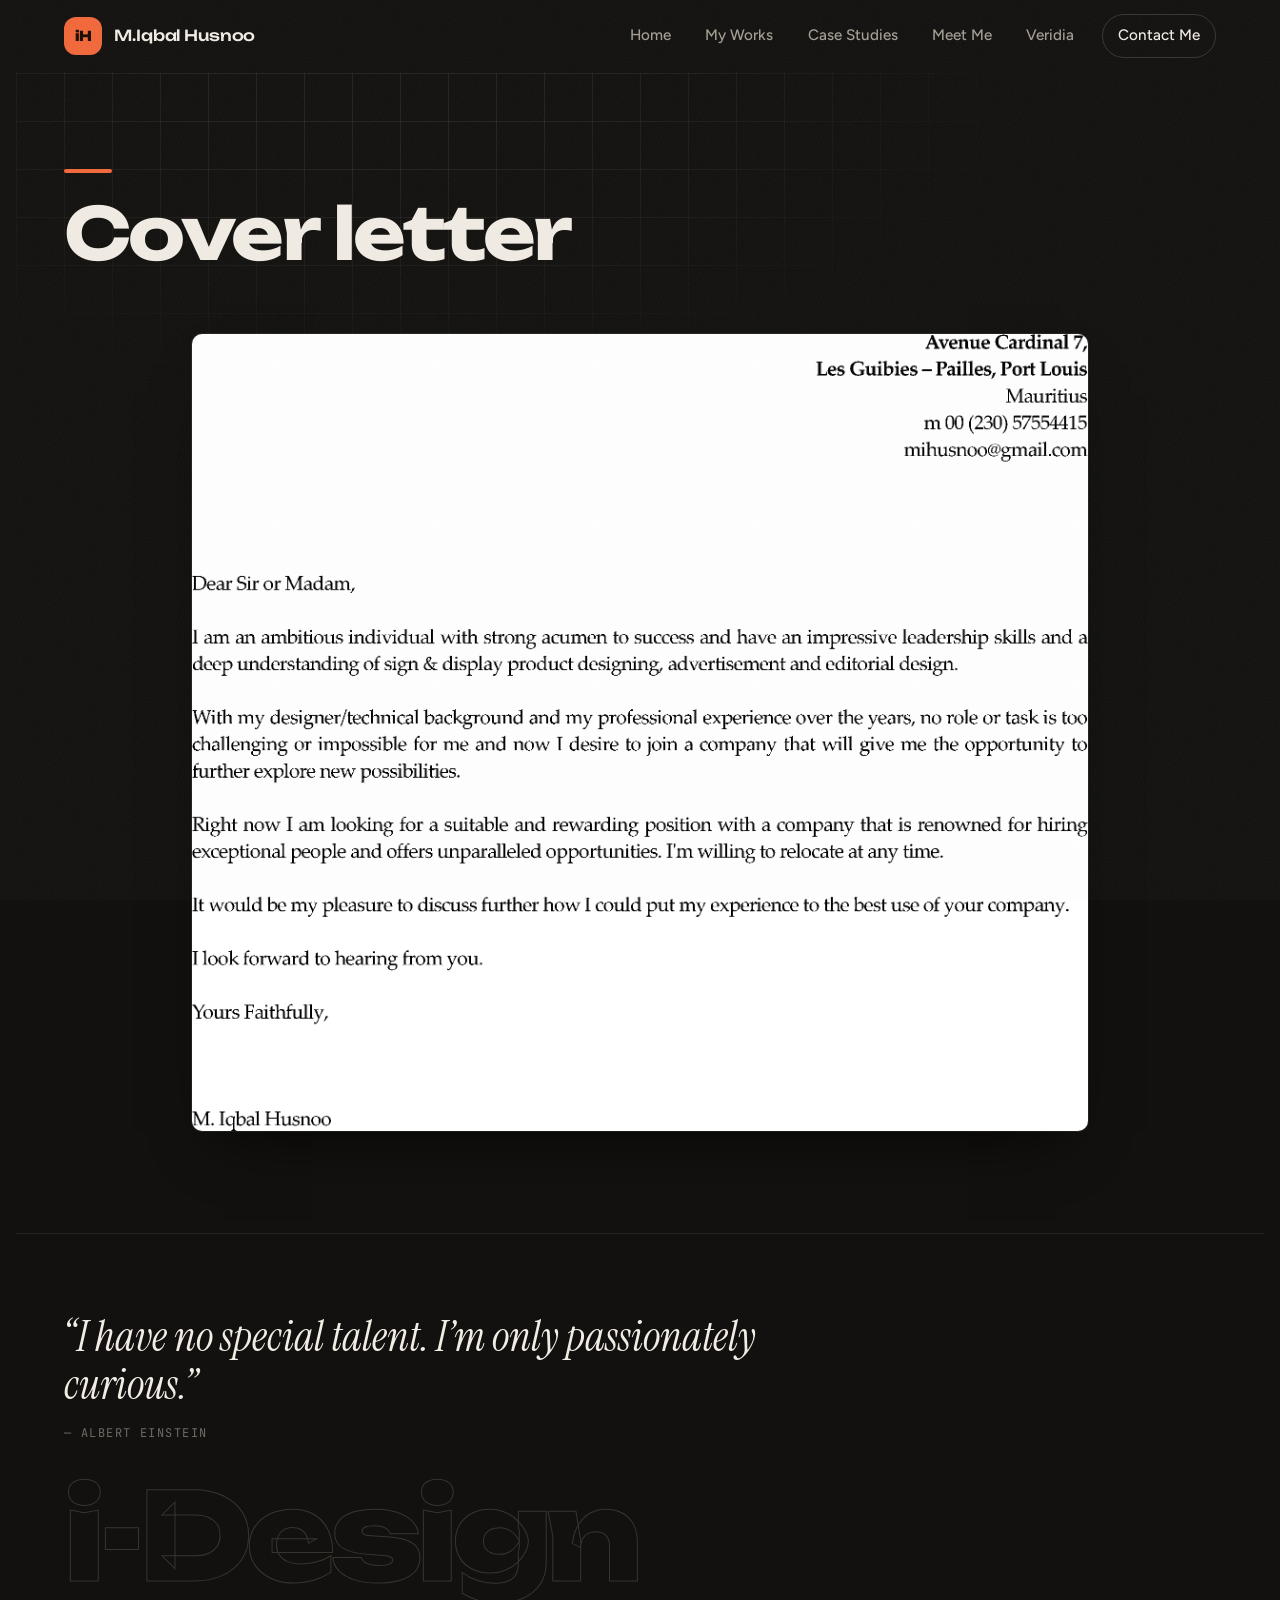
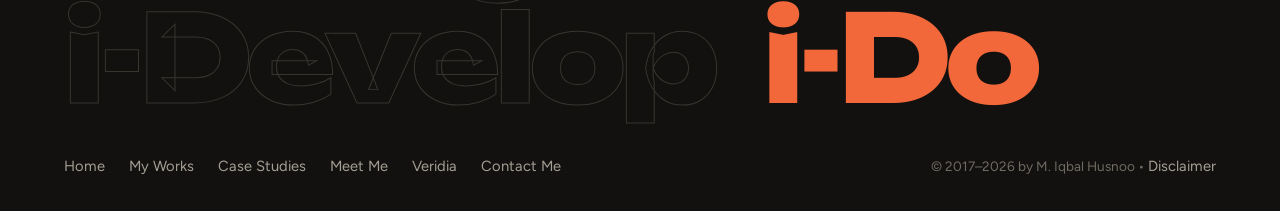
<file: cover-letter/index.html>
<!doctype html>
<html lang="en">
  <head>
    <meta charset="utf-8" />
    <meta name="viewport" content="width=device-width, initial-scale=1" />
    <title>Cover letter | M. Iqbal Husnoo</title>
    <meta name="description" content="Cover letter of M. Iqbal Husnoo." />
    <meta property="og:title" content="Cover letter | M. Iqbal Husnoo" />
    <meta property="og:description" content="Cover letter of M. Iqbal Husnoo." />
    <meta property="og:type" content="website" />
    <meta name="robots" content="noindex, nofollow" />
    <link rel="icon" href="/favicon.svg" type="image/svg+xml" />
    <script>document.documentElement.classList.add('js')</script>
    <link rel="preconnect" href="https://fonts.googleapis.com" />
    <link rel="preconnect" href="https://fonts.gstatic.com" crossorigin />
    <link rel="stylesheet" href="https://fonts.googleapis.com/css2?family=Unbounded:wght@400;500;700;800&family=Figtree:ital,wght@0,400;0,500;0,600;1,400&family=Instrument+Serif:ital@0;1&family=JetBrains+Mono:wght@400;500&display=swap" />
    <link rel="stylesheet" href="/styles.css" />
    <meta name="theme-color" content="#12110f" />
  </head>
  <body>
    <a class="skip-link" href="#main">Skip to content</a>

    <header class="site-header" id="site-header">
      <div class="bar">
        <a class="brand" href="/" aria-label="M. Iqbal Husnoo, home">
          <span class="brand__mark" aria-hidden="true">iH</span>
          <span class="brand__name">M.Iqbal Husnoo</span>
        </a>
        <button class="nav-toggle" type="button" aria-expanded="false" aria-controls="site-nav" hidden>
          <span class="nav-toggle__lines" aria-hidden="true"></span>
          <span class="sr-only">Menu</span>
        </button>
        <nav class="site-nav" id="site-nav" aria-label="Main">
          <ul>
            <li><a href="/">Home</a></li>
            <li><a href="/my-works/">My Works</a></li>
            <li><a href="/case-studies/">Case Studies</a></li>
            <li><a href="/meet-me/">Meet Me</a></li>
            <li><a href="/veridia/">Veridia</a></li>
            <li><a href="/contact-me/" class="nav-cta">Contact Me</a></li>
          </ul>
        </nav>
      </div>
    </header>

    <main id="main" class="page">
      <h1 class="page-title">Cover letter</h1>
      <div class="document">
        <img class="document__page" src="/assets/img/full/4f2a6bfb32.gif" alt="Cover letter of M. Iqbal Husnoo, page 1" width="1400" height="1245" loading="lazy" />
      </div>
    </main>

    <footer class="site-footer">
      <blockquote class="footer-quote">
        <p>&ldquo;I have no special talent. I&rsquo;m only passionately curious.&rdquo;</p>
        <footer>Albert Einstein</footer>
      </blockquote>
      <p class="motto" aria-label="i-Design, i-Develop, i-Do">
        <span>i-Design</span> <span>i-Develop</span> <span>i-Do</span>
      </p>
      <nav aria-label="Footer">
        <ul>
          <li><a href="/">Home</a></li>
          <li><a href="/my-works/">My Works</a></li>
          <li><a href="/case-studies/">Case Studies</a></li>
          <li><a href="/meet-me/">Meet Me</a></li>
          <li><a href="/veridia/">Veridia</a></li>
          <li><a href="/contact-me/">Contact Me</a></li>
        </ul>
      </nav>
      <p class="site-footer__legal">&copy; 2017&ndash;2026 by M. Iqbal Husnoo &bull; <a href="/disclaimer/">Disclaimer</a></p>
    </footer>

    <script src="/script.js" defer></script>
</body>
</html>
</file>
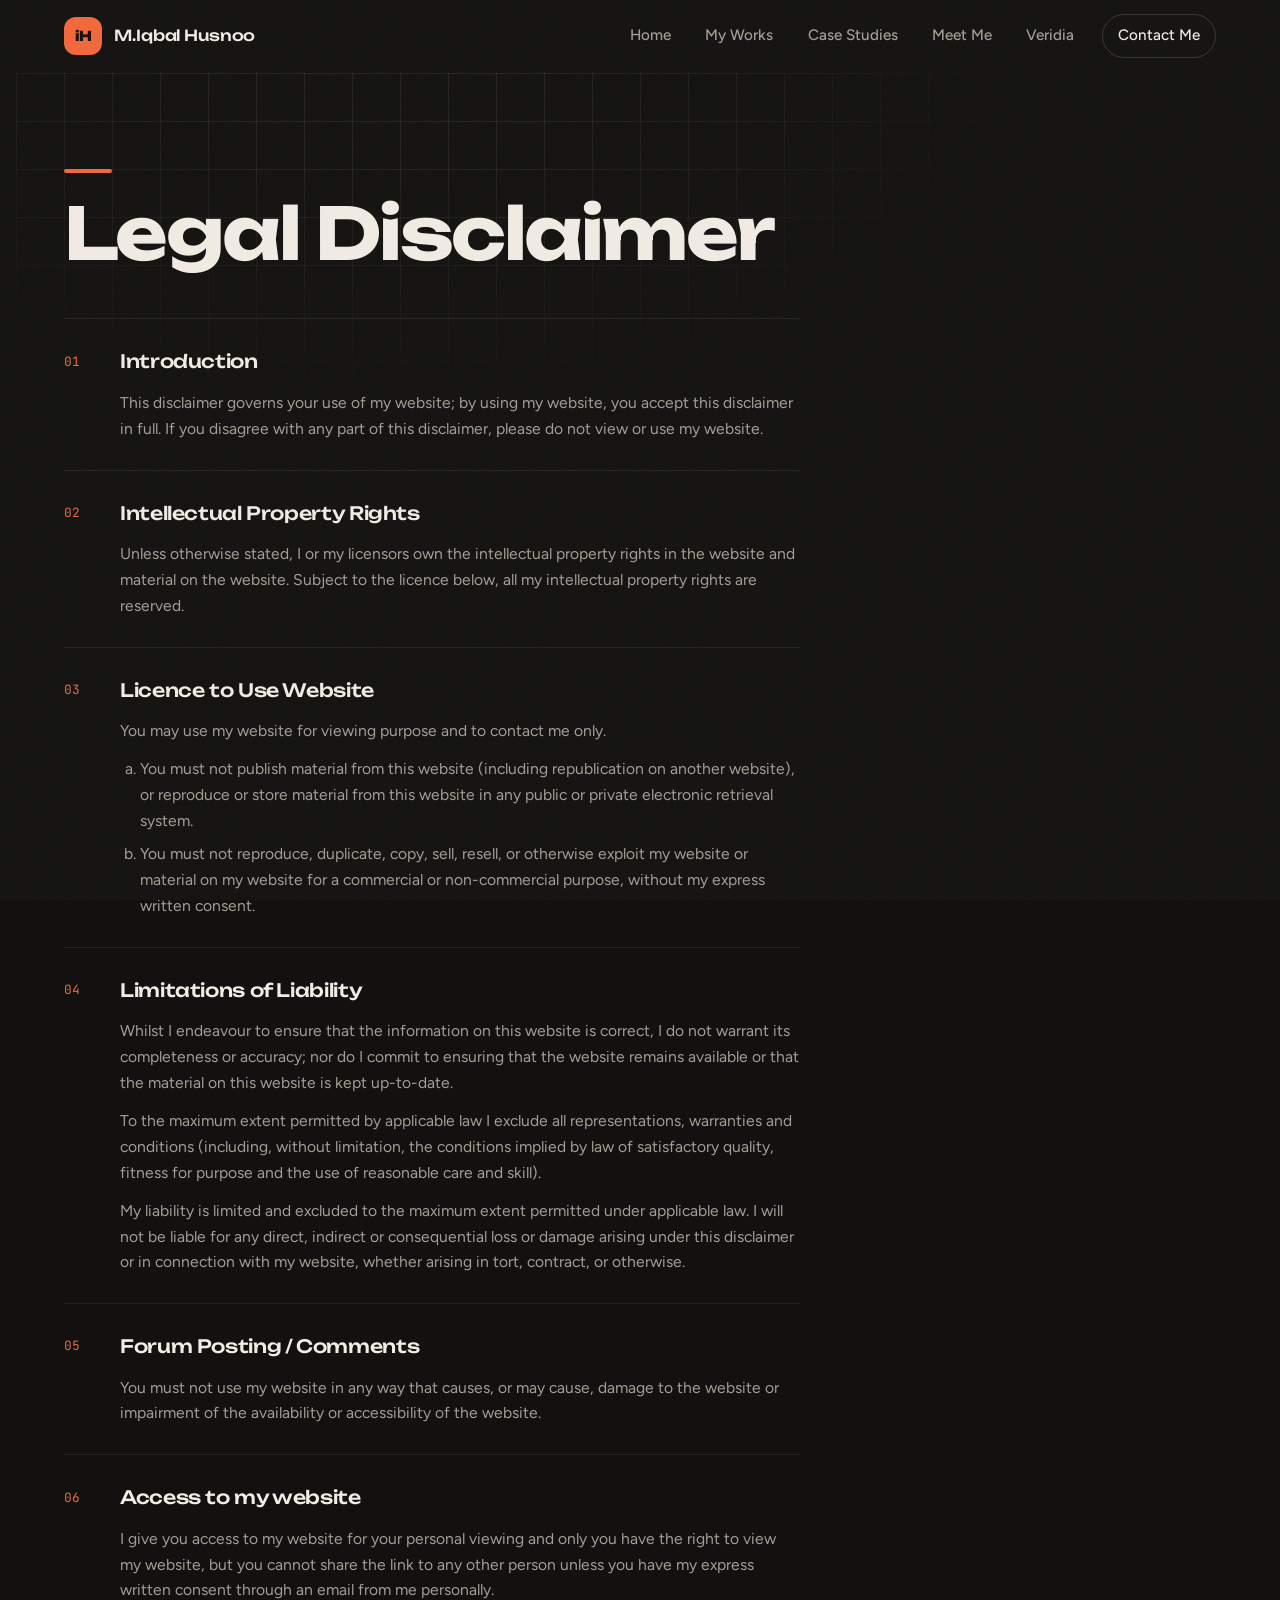
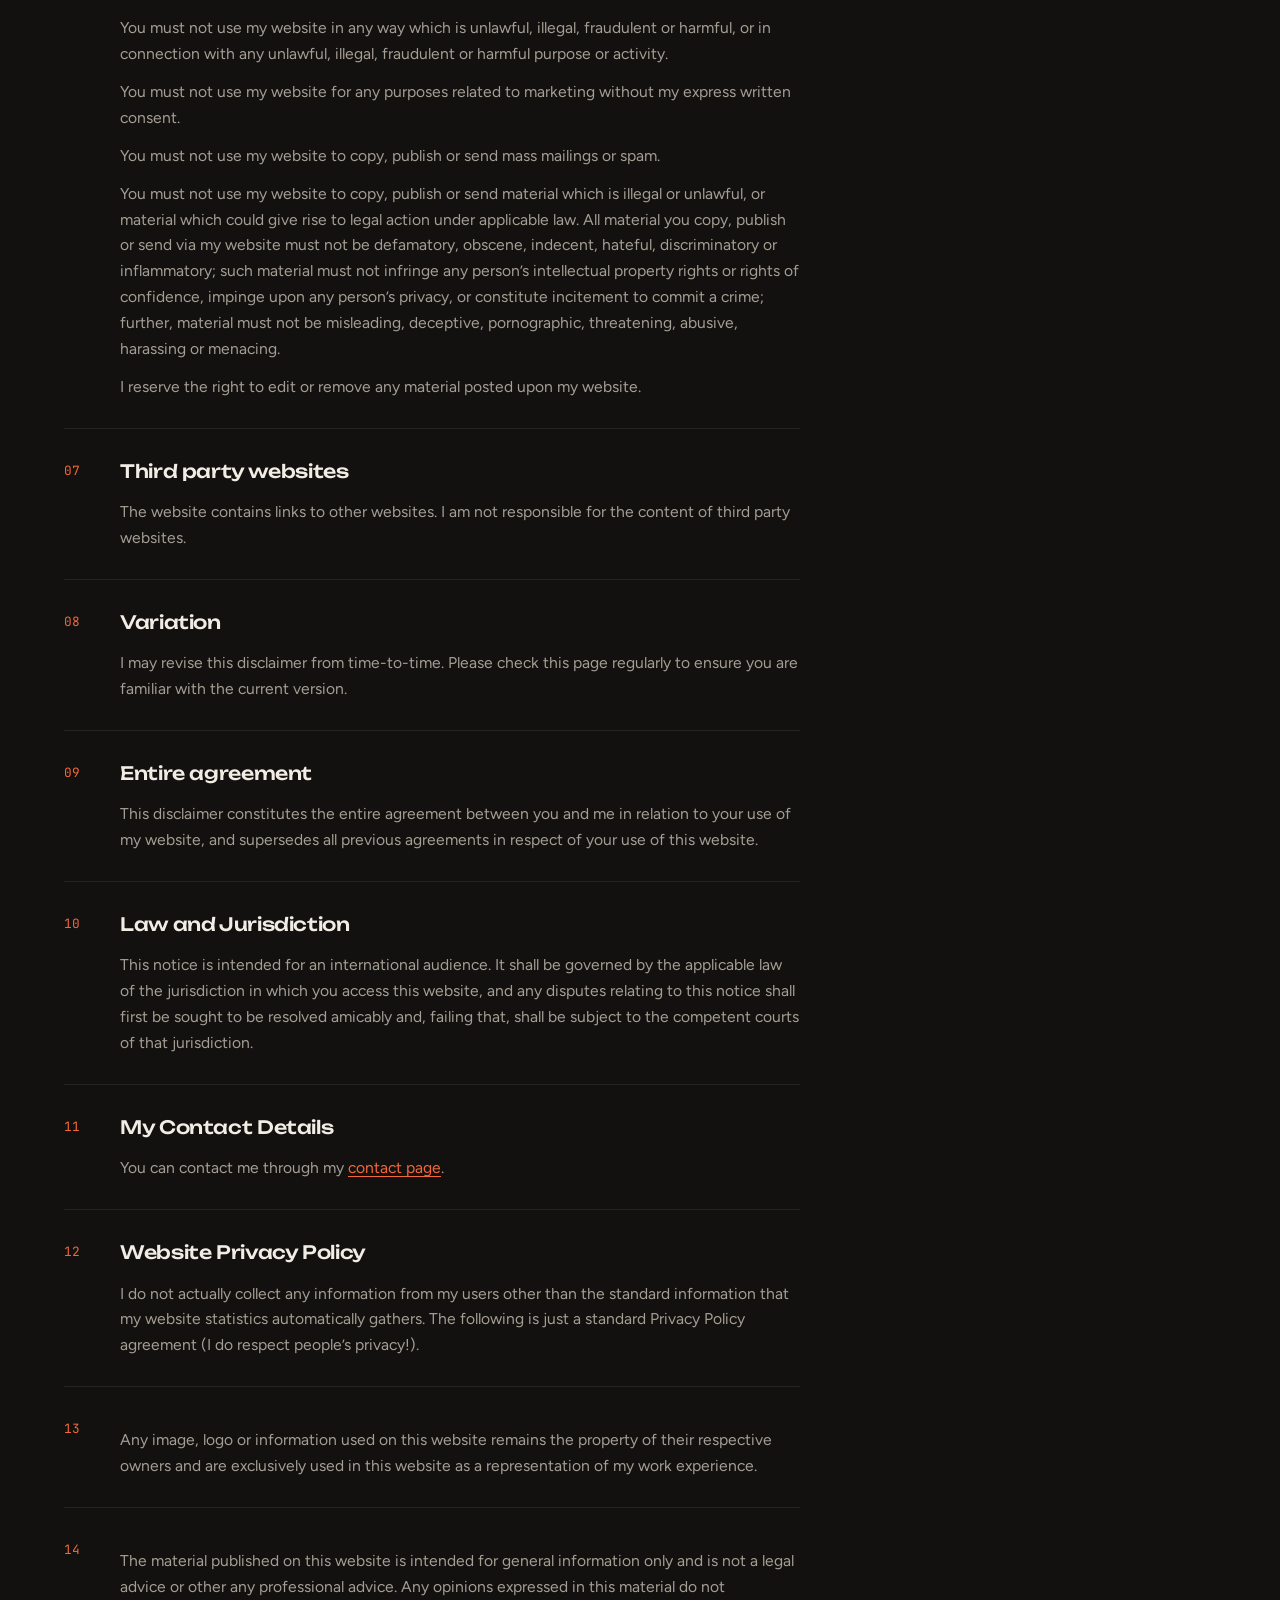
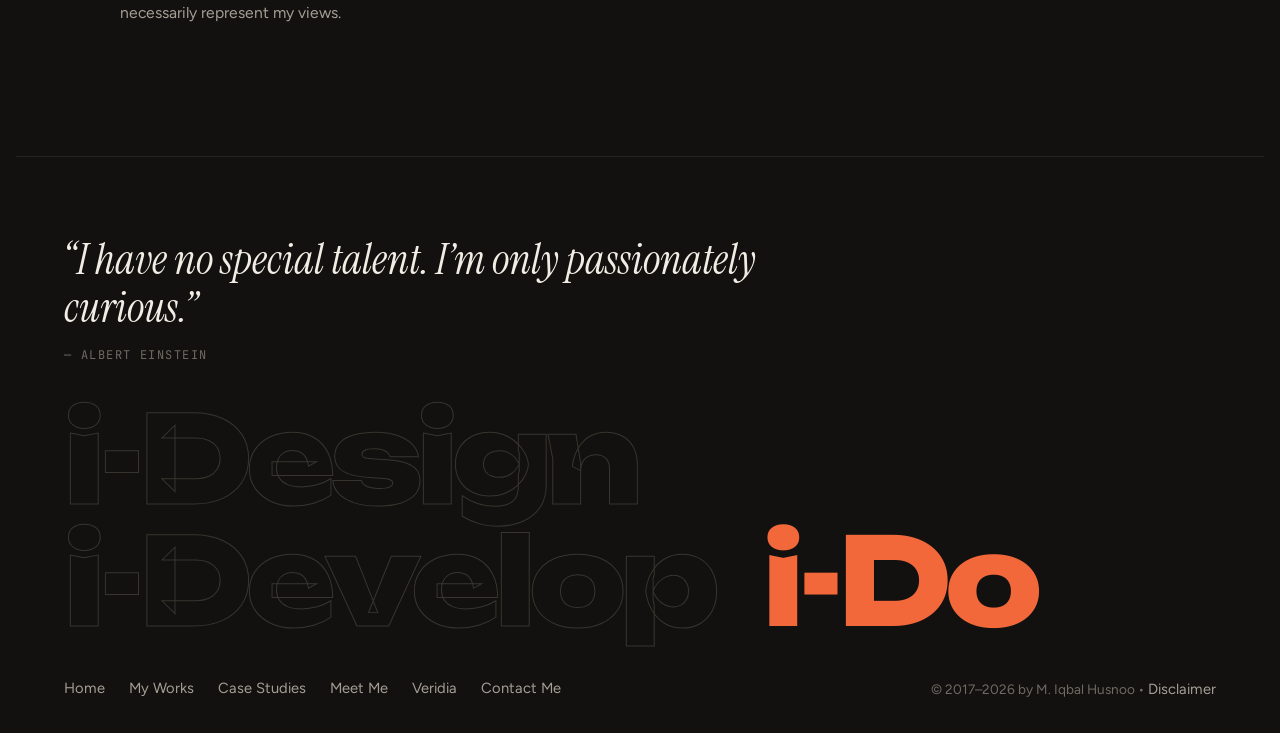
<file: disclaimer/index.html>
<!doctype html>
<html lang="en">
  <head>
    <meta charset="utf-8" />
    <meta name="viewport" content="width=device-width, initial-scale=1" />
    <title>Disclaimer | M. Iqbal Husnoo</title>
    <meta name="description" content="Legal disclaimer for the website of M. Iqbal Husnoo." />
    <meta property="og:title" content="Disclaimer | M. Iqbal Husnoo" />
    <meta property="og:description" content="Legal disclaimer for the website of M. Iqbal Husnoo." />
    <meta property="og:type" content="website" />
    <link rel="icon" href="/favicon.svg" type="image/svg+xml" />
    <script>document.documentElement.classList.add('js')</script>
    <link rel="preconnect" href="https://fonts.googleapis.com" />
    <link rel="preconnect" href="https://fonts.gstatic.com" crossorigin />
    <link rel="stylesheet" href="https://fonts.googleapis.com/css2?family=Unbounded:wght@400;500;700;800&family=Figtree:ital,wght@0,400;0,500;0,600;1,400&family=Instrument+Serif:ital@0;1&family=JetBrains+Mono:wght@400;500&display=swap" />
    <link rel="stylesheet" href="/styles.css" />
    <meta name="theme-color" content="#12110f" />
  </head>
  <body>
    <a class="skip-link" href="#main">Skip to content</a>

    <header class="site-header" id="site-header">
      <div class="bar">
        <a class="brand" href="/" aria-label="M. Iqbal Husnoo, home">
          <span class="brand__mark" aria-hidden="true">iH</span>
          <span class="brand__name">M.Iqbal Husnoo</span>
        </a>
        <button class="nav-toggle" type="button" aria-expanded="false" aria-controls="site-nav" hidden>
          <span class="nav-toggle__lines" aria-hidden="true"></span>
          <span class="sr-only">Menu</span>
        </button>
        <nav class="site-nav" id="site-nav" aria-label="Main">
          <ul>
            <li><a href="/">Home</a></li>
            <li><a href="/my-works/">My Works</a></li>
            <li><a href="/case-studies/">Case Studies</a></li>
            <li><a href="/meet-me/">Meet Me</a></li>
            <li><a href="/veridia/">Veridia</a></li>
            <li><a href="/contact-me/" class="nav-cta">Contact Me</a></li>
          </ul>
        </nav>
      </div>
    </header>

    <main id="main" class="page">
      <article class="legal">
        <h1 class="page-title">Legal Disclaimer</h1>
        <ol>
          <li><h2>Introduction</h2><p>This disclaimer governs your use of my website; by using my website, you accept this disclaimer in full. If you disagree with any part of this disclaimer, please do not view or use my website.</p></li>
          <li><h2>Intellectual Property Rights</h2><p>Unless otherwise stated, I or my licensors own the intellectual property rights in the website and material on the website. Subject to the licence below, all my intellectual property rights are reserved.</p></li>
          <li><h2>Licence to Use Website</h2><p>You may use my website for viewing purpose and to contact me only.</p>
            <ol type="a">
              <li>You must not publish material from this website (including republication on another website), or reproduce or store material from this website in any public or private electronic retrieval system.</li>
              <li>You must not reproduce, duplicate, copy, sell, resell, or otherwise exploit my website or material on my website for a commercial or non-commercial purpose, without my express written consent.</li>
            </ol></li>
          <li><h2>Limitations of Liability</h2><p>Whilst I endeavour to ensure that the information on this website is correct, I do not warrant its completeness or accuracy; nor do I commit to ensuring that the website remains available or that the material on this website is kept up-to-date.</p>
            <p>To the maximum extent permitted by applicable law I exclude all representations, warranties and conditions (including, without limitation, the conditions implied by law of satisfactory quality, fitness for purpose and the use of reasonable care and skill).</p>
            <p>My liability is limited and excluded to the maximum extent permitted under applicable law. I will not be liable for any direct, indirect or consequential loss or damage arising under this disclaimer or in connection with my website, whether arising in tort, contract, or otherwise.</p></li>
          <li><h2>Forum Posting / Comments</h2><p>You must not use my website in any way that causes, or may cause, damage to the website or impairment of the availability or accessibility of the website.</p></li>
          <li><h2>Access to my website</h2><p>I give you access to my website for your personal viewing and only you have the right to view my website, but you cannot share the link to any other person unless you have my express written consent through an email from me personally.</p>
            <p>You must not use my website in any way which is unlawful, illegal, fraudulent or harmful, or in connection with any unlawful, illegal, fraudulent or harmful purpose or activity.</p>
            <p>You must not use my website for any purposes related to marketing without my express written consent.</p>
            <p>You must not use my website to copy, publish or send mass mailings or spam.</p>
            <p>You must not use my website to copy, publish or send material which is illegal or unlawful, or material which could give rise to legal action under applicable law. All material you copy, publish or send via my website must not be defamatory, obscene, indecent, hateful, discriminatory or inflammatory; such material must not infringe any person&rsquo;s intellectual property rights or rights of confidence, impinge upon any person&rsquo;s privacy, or constitute incitement to commit a crime; further, material must not be misleading, deceptive, pornographic, threatening, abusive, harassing or menacing.</p>
            <p>I reserve the right to edit or remove any material posted upon my website.</p></li>
          <li><h2>Third party websites</h2><p>The website contains links to other websites. I am not responsible for the content of third party websites.</p></li>
          <li><h2>Variation</h2><p>I may revise this disclaimer from time-to-time. Please check this page regularly to ensure you are familiar with the current version.</p></li>
          <li><h2>Entire agreement</h2><p>This disclaimer constitutes the entire agreement between you and me in relation to your use of my website, and supersedes all previous agreements in respect of your use of this website.</p></li>
          <li><h2>Law and Jurisdiction</h2><p>This notice is intended for an international audience. It shall be governed by the applicable law of the jurisdiction in which you access this website, and any disputes relating to this notice shall first be sought to be resolved amicably and, failing that, shall be subject to the competent courts of that jurisdiction.</p></li>
          <li><h2>My Contact Details</h2><p>You can contact me through my <a href="/contact-me/">contact page</a>.</p></li>
          <li><h2>Website Privacy Policy</h2><p>I do not actually collect any information from my users other than the standard information that my website statistics automatically gathers. The following is just a standard Privacy Policy agreement (I do respect people&rsquo;s privacy!).</p></li>
          <li><p>Any image, logo or information used on this website remains the property of their respective owners and are exclusively used in this website as a representation of my work experience.</p></li>
          <li><p>The material published on this website is intended for general information only and is not a legal advice or other any professional advice. Any opinions expressed in this material do not necessarily represent my views.</p></li>
        </ol>
      </article>

    </main>

    <footer class="site-footer">
      <blockquote class="footer-quote">
        <p>&ldquo;I have no special talent. I&rsquo;m only passionately curious.&rdquo;</p>
        <footer>Albert Einstein</footer>
      </blockquote>
      <p class="motto" aria-label="i-Design, i-Develop, i-Do">
        <span>i-Design</span> <span>i-Develop</span> <span>i-Do</span>
      </p>
      <nav aria-label="Footer">
        <ul>
          <li><a href="/">Home</a></li>
          <li><a href="/my-works/">My Works</a></li>
          <li><a href="/case-studies/">Case Studies</a></li>
          <li><a href="/meet-me/">Meet Me</a></li>
          <li><a href="/veridia/">Veridia</a></li>
          <li><a href="/contact-me/">Contact Me</a></li>
        </ul>
      </nav>
      <p class="site-footer__legal">&copy; 2017&ndash;2026 by M. Iqbal Husnoo &bull; <a href="/disclaimer/">Disclaimer</a></p>
    </footer>

    <script src="/script.js" defer></script>
</body>
</html>
</file>
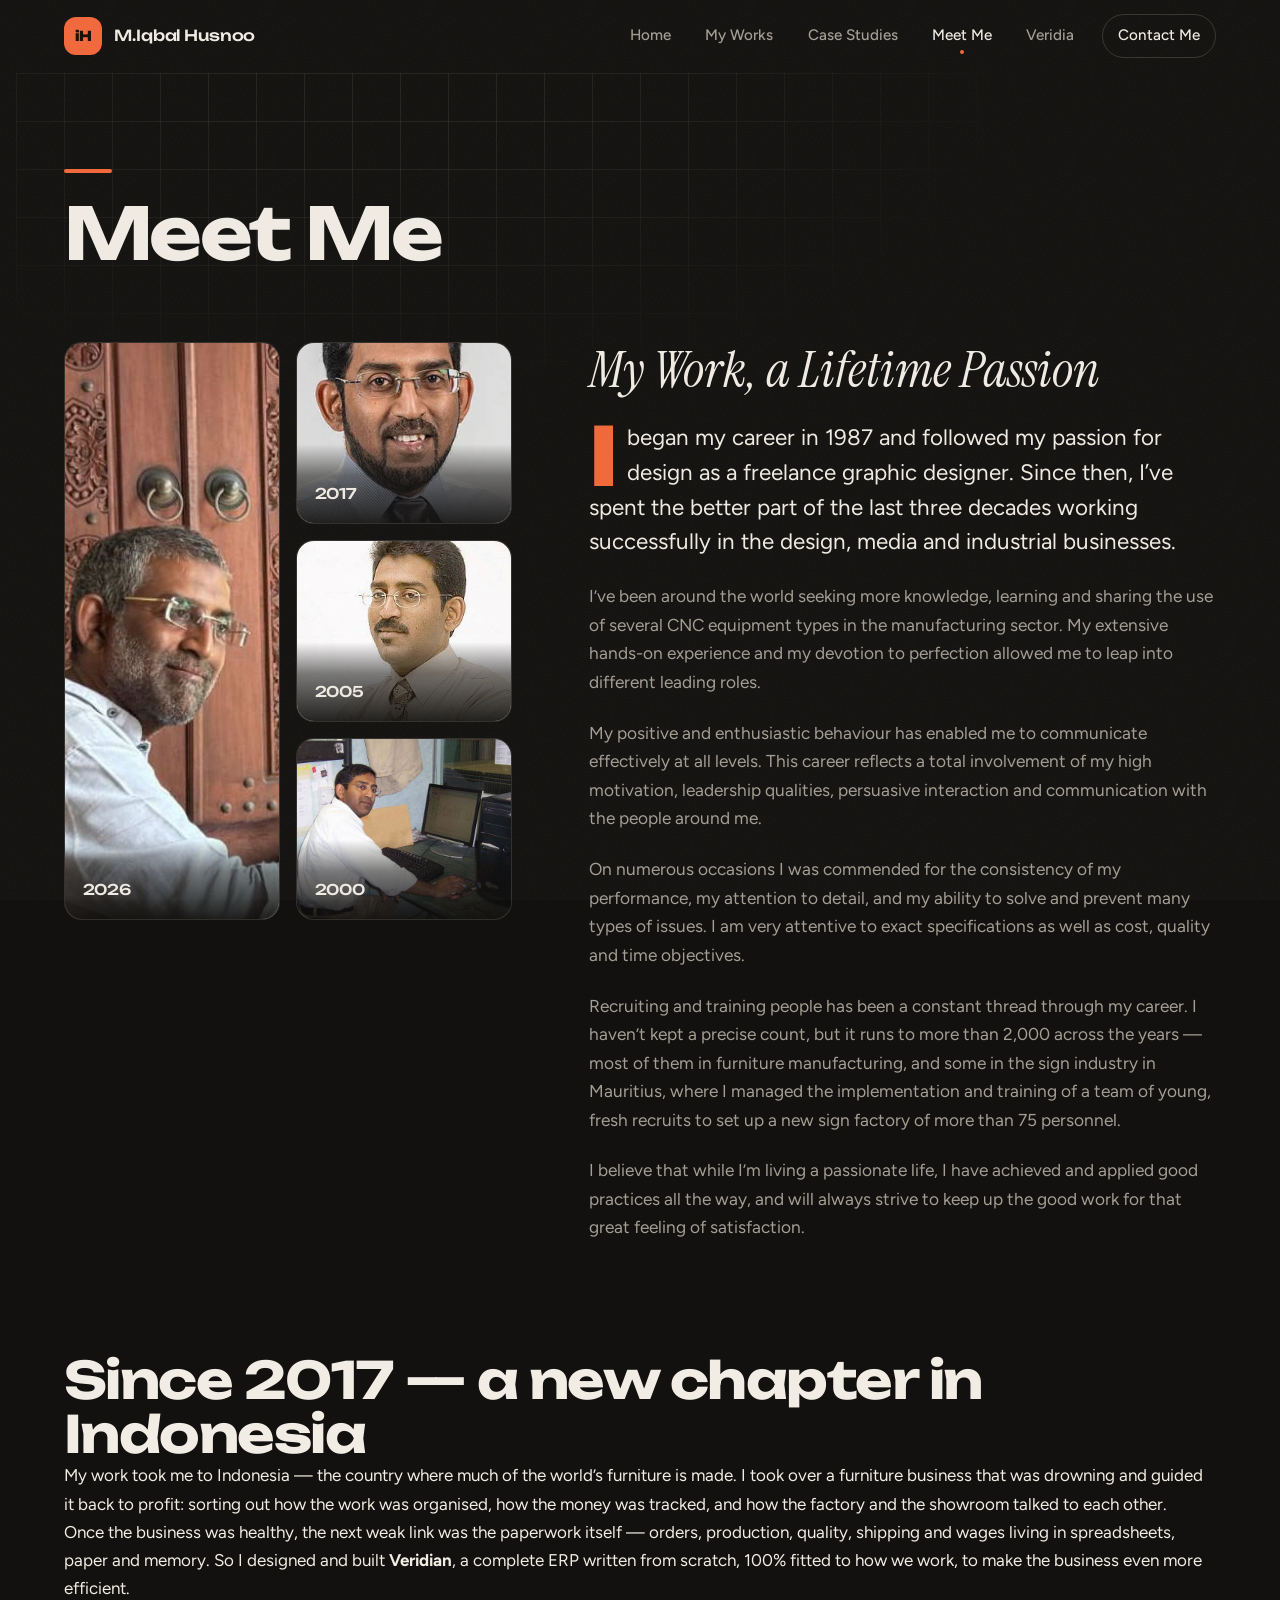
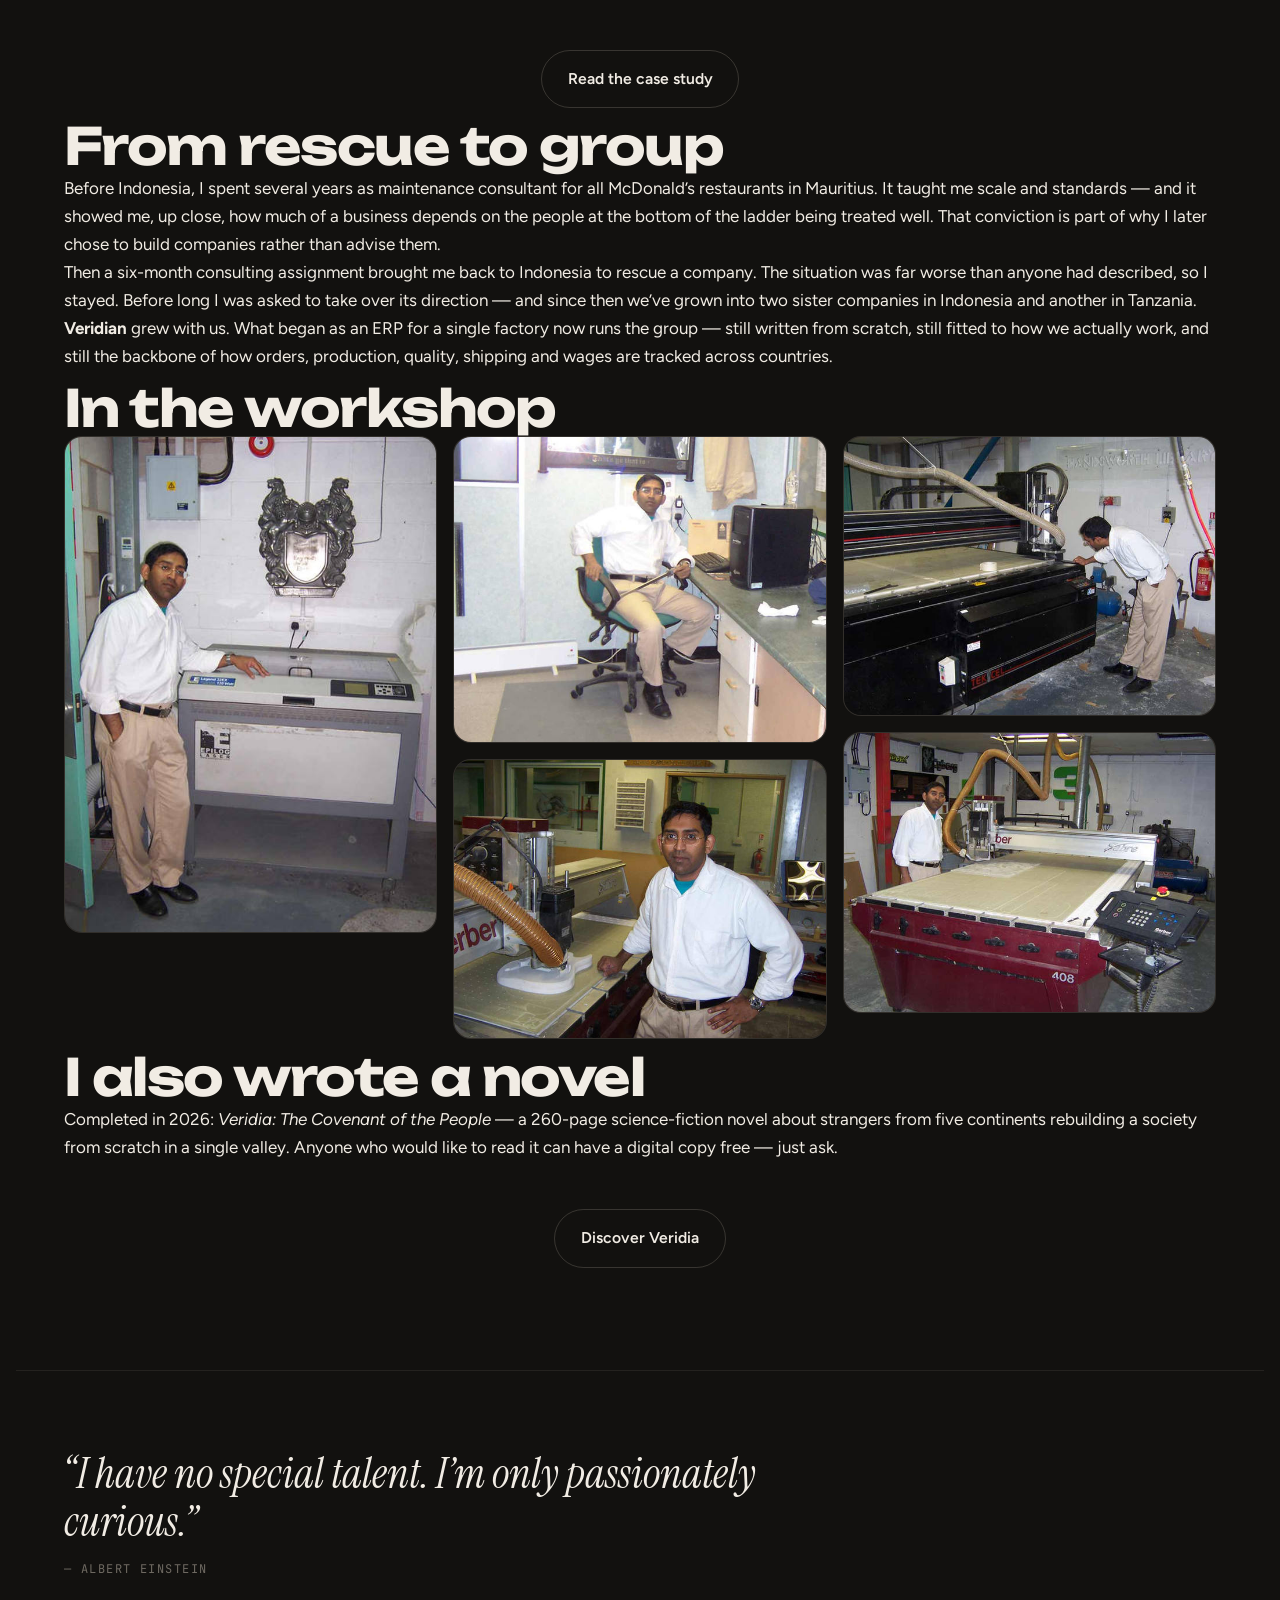
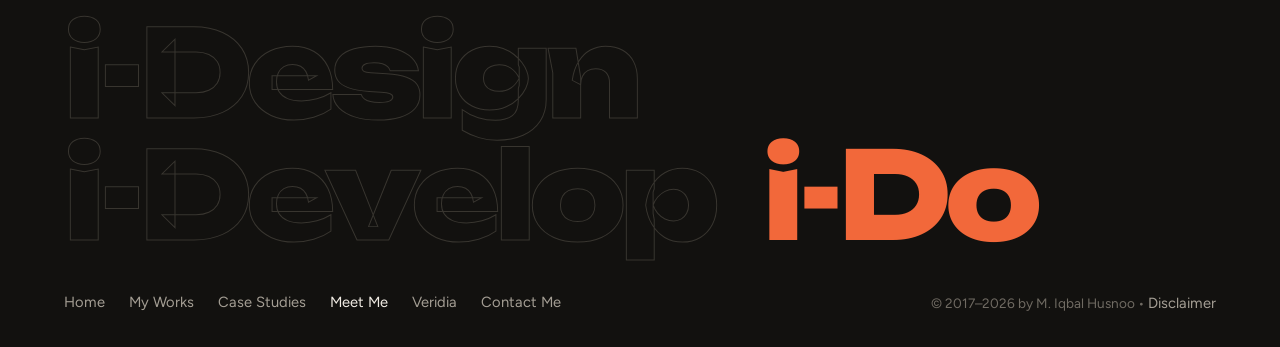
<file: meet-me/index.html>
<!doctype html>
<html lang="en">
  <head>
    <meta charset="utf-8" />
    <meta name="viewport" content="width=device-width, initial-scale=1" />
    <title>Meet Me | M. Iqbal Husnoo</title>
    <meta name="description" content="M. Iqbal Husnoo began his career in 1987 as a freelance graphic designer and has worked across design, media, signage and CNC manufacturing." />
    <meta property="og:title" content="Meet Me | M. Iqbal Husnoo" />
    <meta property="og:description" content="M. Iqbal Husnoo began his career in 1987 as a freelance graphic designer and has worked across design, media, signage and CNC manufacturing." />
    <meta property="og:type" content="website" />
    <link rel="icon" href="/favicon.svg" type="image/svg+xml" />
    <script>document.documentElement.classList.add('js')</script>
    <link rel="preconnect" href="https://fonts.googleapis.com" />
    <link rel="preconnect" href="https://fonts.gstatic.com" crossorigin />
    <link rel="stylesheet" href="https://fonts.googleapis.com/css2?family=Unbounded:wght@400;500;700;800&family=Figtree:ital,wght@0,400;0,500;0,600;1,400&family=Instrument+Serif:ital@0;1&family=JetBrains+Mono:wght@400;500&display=swap" />
    <link rel="stylesheet" href="/styles.css" />
    <meta name="theme-color" content="#12110f" />
  </head>
  <body>
    <a class="skip-link" href="#main">Skip to content</a>

    <header class="site-header" id="site-header">
      <div class="bar">
        <a class="brand" href="/" aria-label="M. Iqbal Husnoo, home">
          <span class="brand__mark" aria-hidden="true">iH</span>
          <span class="brand__name">M.Iqbal Husnoo</span>
        </a>
        <button class="nav-toggle" type="button" aria-expanded="false" aria-controls="site-nav" hidden>
          <span class="nav-toggle__lines" aria-hidden="true"></span>
          <span class="sr-only">Menu</span>
        </button>
        <nav class="site-nav" id="site-nav" aria-label="Main">
          <ul>
            <li><a href="/">Home</a></li>
            <li><a href="/my-works/">My Works</a></li>
            <li><a href="/case-studies/">Case Studies</a></li>
            <li><a href="/meet-me/" aria-current="page">Meet Me</a></li>
            <li><a href="/veridia/">Veridia</a></li>
            <li><a href="/contact-me/" class="nav-cta">Contact Me</a></li>
          </ul>
        </nav>
      </div>
    </header>

    <main id="main" class="page">
      <h1 class="page-title">Meet Me</h1>
      <div class="meet">
        <div class="meet__photos">
          <figure class="portrait">
            <a href="/assets/img/full/me-2026.jpg" data-gallery="portraits" data-caption="2026"><img src="/assets/img/thumb/me-2026.jpg" alt="M. Iqbal Husnoo, 2026" width="463" height="562" decoding="async" /></a>
            <figcaption><strong>2026</strong></figcaption>
          </figure>
          <figure class="portrait">
            <a href="/assets/img/full/dab1f692f6.jpg" data-gallery="portraits" data-caption="2017"><img src="/assets/img/thumb/dab1f692f6.jpg" alt="2017" width="262" height="640" loading="lazy" decoding="async" /></a>
            <figcaption><strong>2017</strong></figcaption>
          </figure>
          <figure class="portrait">
            <a href="/assets/img/full/c877b239ea.jpg" data-gallery="portraits" data-caption="2005"><img src="/assets/img/thumb/c877b239ea.jpg" alt="2005" width="300" height="451" loading="lazy" decoding="async" /></a>
            <figcaption><strong>2005</strong></figcaption>
          </figure>
          <figure class="portrait">
            <a href="/assets/img/full/47954a492c.jpg" data-gallery="portraits" data-caption="2000"><img src="/assets/img/thumb/47954a492c.jpg" alt="2000" width="640" height="480" loading="lazy" decoding="async" /></a>
            <figcaption><strong>2000</strong></figcaption>
          </figure>
        </div>
        <article class="meet__story">
          <h2>My Work, a Lifetime Passion</h2>
          <p>I began my career in 1987 and followed my passion for design as a freelance graphic designer. Since then, I&rsquo;ve spent the better part of the last three decades working successfully in the design, media and industrial businesses.</p>
          <p>I&rsquo;ve been around the world seeking more knowledge, learning and sharing the use of several CNC equipment types in the manufacturing sector. My extensive hands-on experience and my devotion to perfection allowed me to leap into different leading roles.</p>
          <p>My positive and enthusiastic behaviour has enabled me to communicate effectively at all levels. This career reflects a total involvement of my high motivation, leadership qualities, persuasive interaction and communication with the people around me.</p>
          <p>On numerous occasions I was commended for the consistency of my performance, my attention to detail, and my ability to solve and prevent many types of issues. I am very attentive to exact specifications as well as cost, quality and time objectives.</p>
          <p>Recruiting and training people has been a constant thread through my career. I haven&rsquo;t kept a precise count, but it runs to more than 2,000 across the years &mdash; most of them in furniture manufacturing, and some in the sign industry in Mauritius, where I managed the implementation and training of a team of young, fresh recruits to set up a new sign factory of more than 75 personnel.</p>
          <p>I believe that while I&rsquo;m living a passionate life, I have achieved and applied good practices all the way, and will always strive to keep up the good work for that great feeling of satisfaction.</p>
        </article>
      </div>

      <section aria-labelledby="indonesia-title">
        <h2 id="indonesia-title" class="section-title">Since 2017 &mdash; a new chapter in Indonesia</h2>
        <p>My work took me to Indonesia &mdash; the country where much of the world&rsquo;s furniture is made. I took over a furniture business that was drowning and guided it back to profit: sorting out how the work was organised, how the money was tracked, and how the factory and the showroom talked to each other.</p>
        <p>Once the business was healthy, the next weak link was the paperwork itself &mdash; orders, production, quality, shipping and wages living in spreadsheets, paper and memory. So I designed and built <strong>Veridian</strong>, a complete ERP written from scratch, 100% fitted to how we work, to make the business even more efficient.</p>
        <p class="cta"><a class="button button--ghost" href="/case-studies/">Read the case study</a></p>
      </section>

      <section aria-labelledby="rescue-title">
        <h2 id="rescue-title" class="section-title">From rescue to group</h2>
        <p>Before Indonesia, I spent several years as maintenance consultant for all McDonald&rsquo;s restaurants in Mauritius. It taught me scale and standards &mdash; and it showed me, up close, how much of a business depends on the people at the bottom of the ladder being treated well. That conviction is part of why I later chose to build companies rather than advise them.</p>
        <p>Then a six-month consulting assignment brought me back to Indonesia to rescue a company. The situation was far worse than anyone had described, so I stayed. Before long I was asked to take over its direction &mdash; and since then we&rsquo;ve grown into two sister companies in Indonesia and another in Tanzania.</p>
        <p><strong>Veridian</strong> grew with us. What began as an ERP for a single factory now runs the group &mdash; still written from scratch, still fitted to how we actually work, and still the backbone of how orders, production, quality, shipping and wages are tracked across countries.</p>
      </section>

      <section aria-labelledby="workshop-title">
        <h2 id="workshop-title" class="section-title">In the workshop</h2>
        <div class="gallery">
          <figure class="tile">
            <a href="/assets/img/full/b77383e4cf.jpg" data-gallery="workshop" data-caption="Epilog laser-machine"><img src="/assets/img/thumb/b77383e4cf.jpg" alt="Epilog laser-machine" width="480" height="640" loading="lazy" decoding="async" /></a>
            <figcaption><strong>Epilog laser-machine</strong></figcaption>
          </figure>
          <figure class="tile">
            <a href="/assets/img/full/48f1e6fc71.jpg" data-gallery="workshop" data-caption="My workbench"><img src="/assets/img/thumb/48f1e6fc71.jpg" alt="My workbench" width="640" height="527" loading="lazy" decoding="async" /></a>
            <figcaption><strong>My workbench</strong></figcaption>
          </figure>
          <figure class="tile">
            <a href="/assets/img/full/b6adcabab3.jpg" data-gallery="workshop" data-caption="3D CNC routing"><img src="/assets/img/thumb/b6adcabab3.jpg" alt="3D CNC routing" width="640" height="480" loading="lazy" decoding="async" /></a>
            <figcaption><strong>3D CNC routing</strong></figcaption>
          </figure>
          <figure class="tile">
            <a href="/assets/img/full/f14797c5ca.jpg" data-gallery="workshop" data-caption="Machine initialisation"><img src="/assets/img/thumb/f14797c5ca.jpg" alt="Machine initialisation" width="640" height="480" loading="lazy" decoding="async" /></a>
            <figcaption><strong>Machine initialisation</strong></figcaption>
          </figure>
          <figure class="tile">
            <a href="/assets/img/full/786030efdc.jpg" data-gallery="workshop" data-caption="Gerber CNC router in action"><img src="/assets/img/thumb/786030efdc.jpg" alt="Gerber CNC router in action" width="640" height="480" loading="lazy" decoding="async" /></a>
            <figcaption><strong>Gerber CNC router in action</strong></figcaption>
          </figure>
        </div>
      </section>

      <section aria-labelledby="veridia-title">
        <h2 id="veridia-title" class="section-title">I also wrote a novel</h2>
        <p>Completed in 2026: <em>Veridia: The Covenant of the People</em> &mdash; a 260-page science-fiction novel about strangers from five continents rebuilding a society from scratch in a single valley. Anyone who would like to read it can have a digital copy free &mdash; just ask.</p>
        <p class="cta"><a class="button button--ghost" href="/veridia/">Discover Veridia</a></p>
      </section>
    </main>

    <footer class="site-footer">
      <blockquote class="footer-quote">
        <p>&ldquo;I have no special talent. I&rsquo;m only passionately curious.&rdquo;</p>
        <footer>Albert Einstein</footer>
      </blockquote>
      <p class="motto" aria-label="i-Design, i-Develop, i-Do">
        <span>i-Design</span> <span>i-Develop</span> <span>i-Do</span>
      </p>
      <nav aria-label="Footer">
        <ul>
          <li><a href="/">Home</a></li>
          <li><a href="/my-works/">My Works</a></li>
          <li><a href="/case-studies/">Case Studies</a></li>
          <li><a href="/meet-me/" aria-current="page">Meet Me</a></li>
          <li><a href="/veridia/">Veridia</a></li>
          <li><a href="/contact-me/">Contact Me</a></li>
        </ul>
      </nav>
      <p class="site-footer__legal">&copy; 2017&ndash;2026 by M. Iqbal Husnoo &bull; <a href="/disclaimer/">Disclaimer</a></p>
    </footer>

    <script src="/script.js" defer></script>
</body>
</html>
</file>
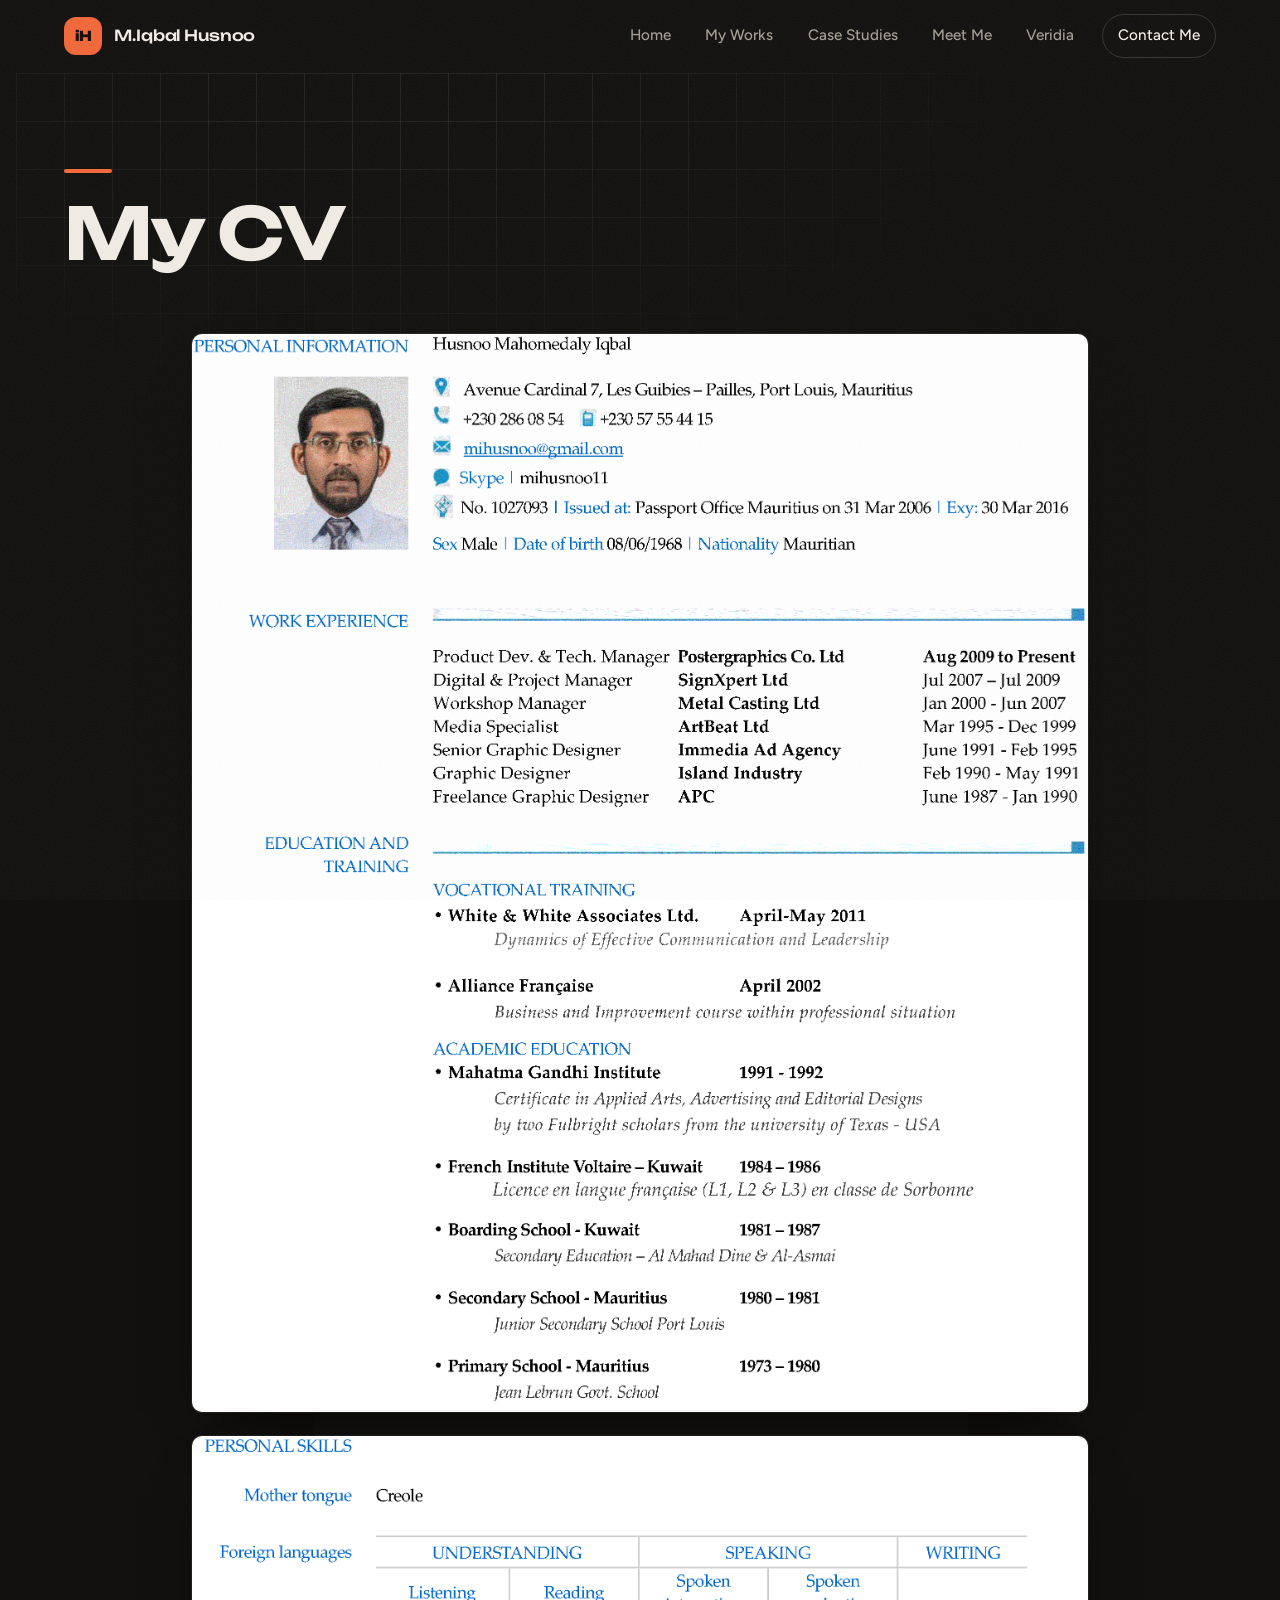
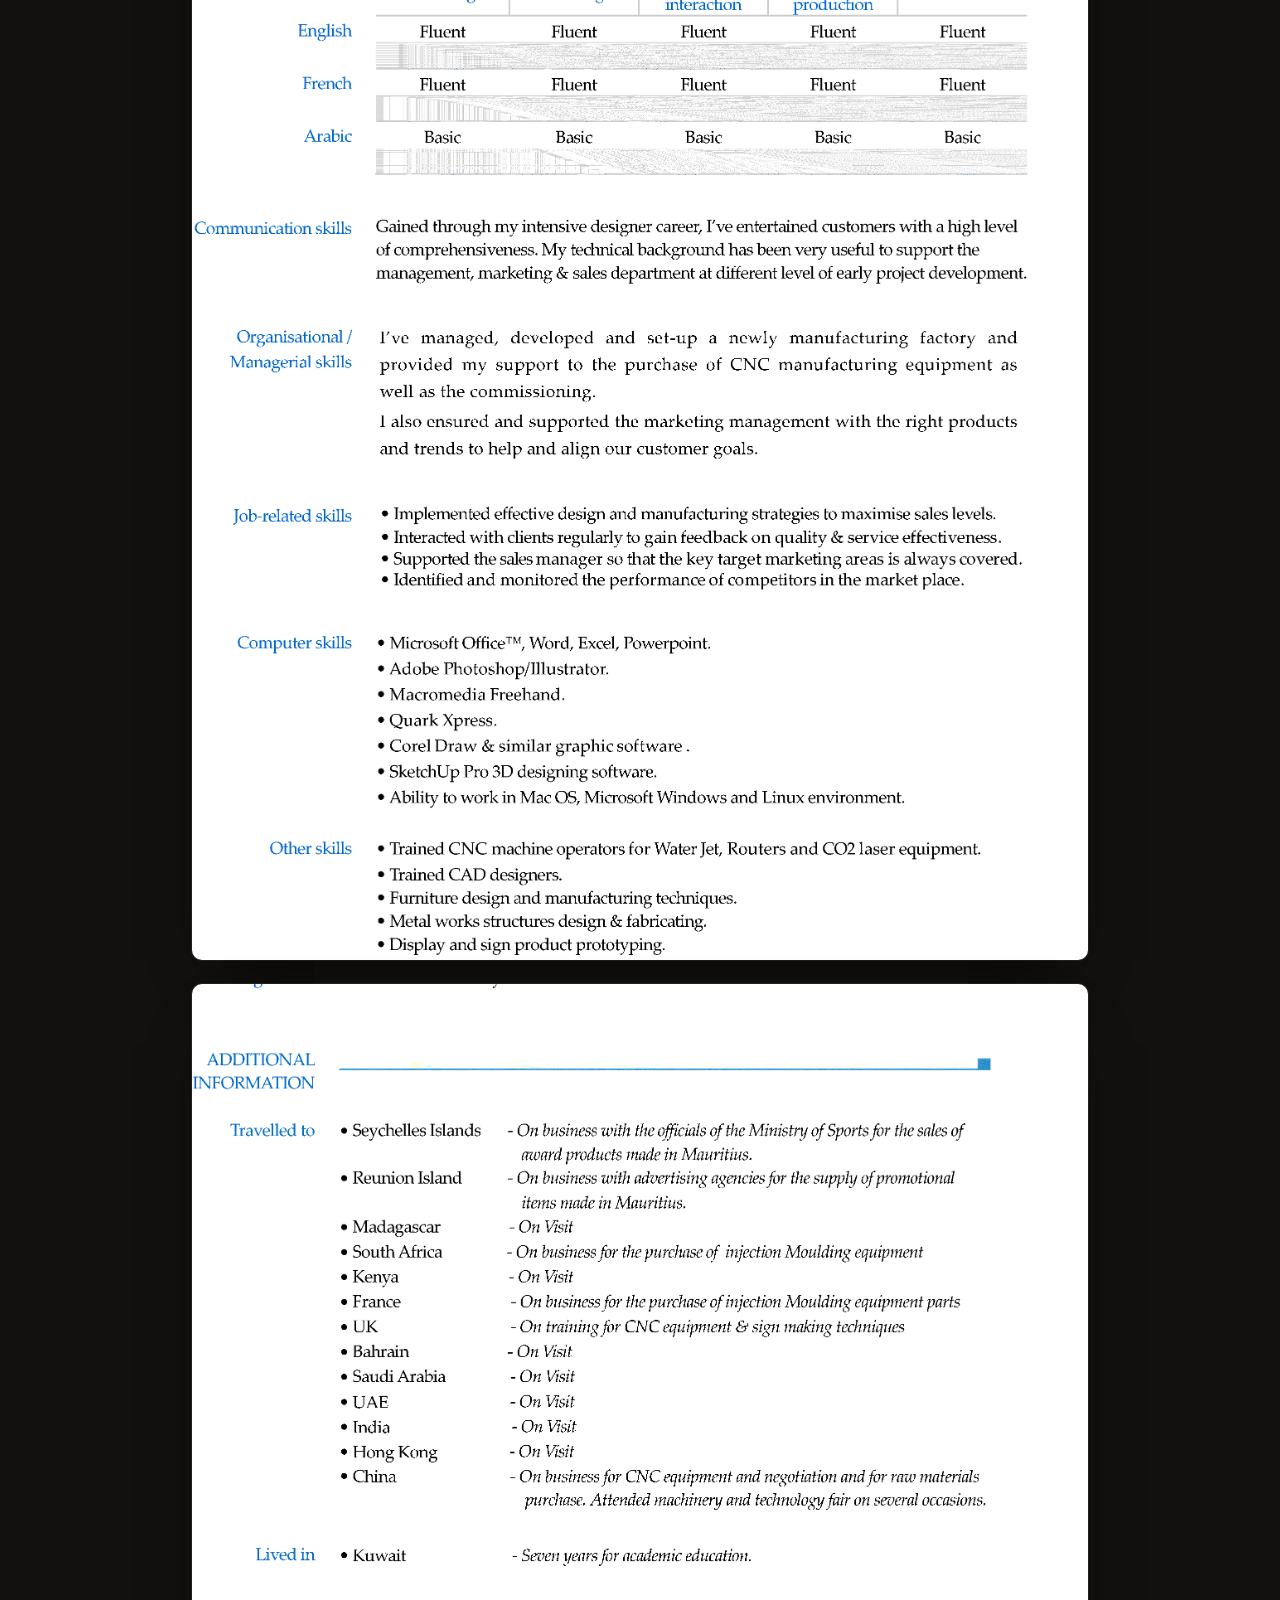
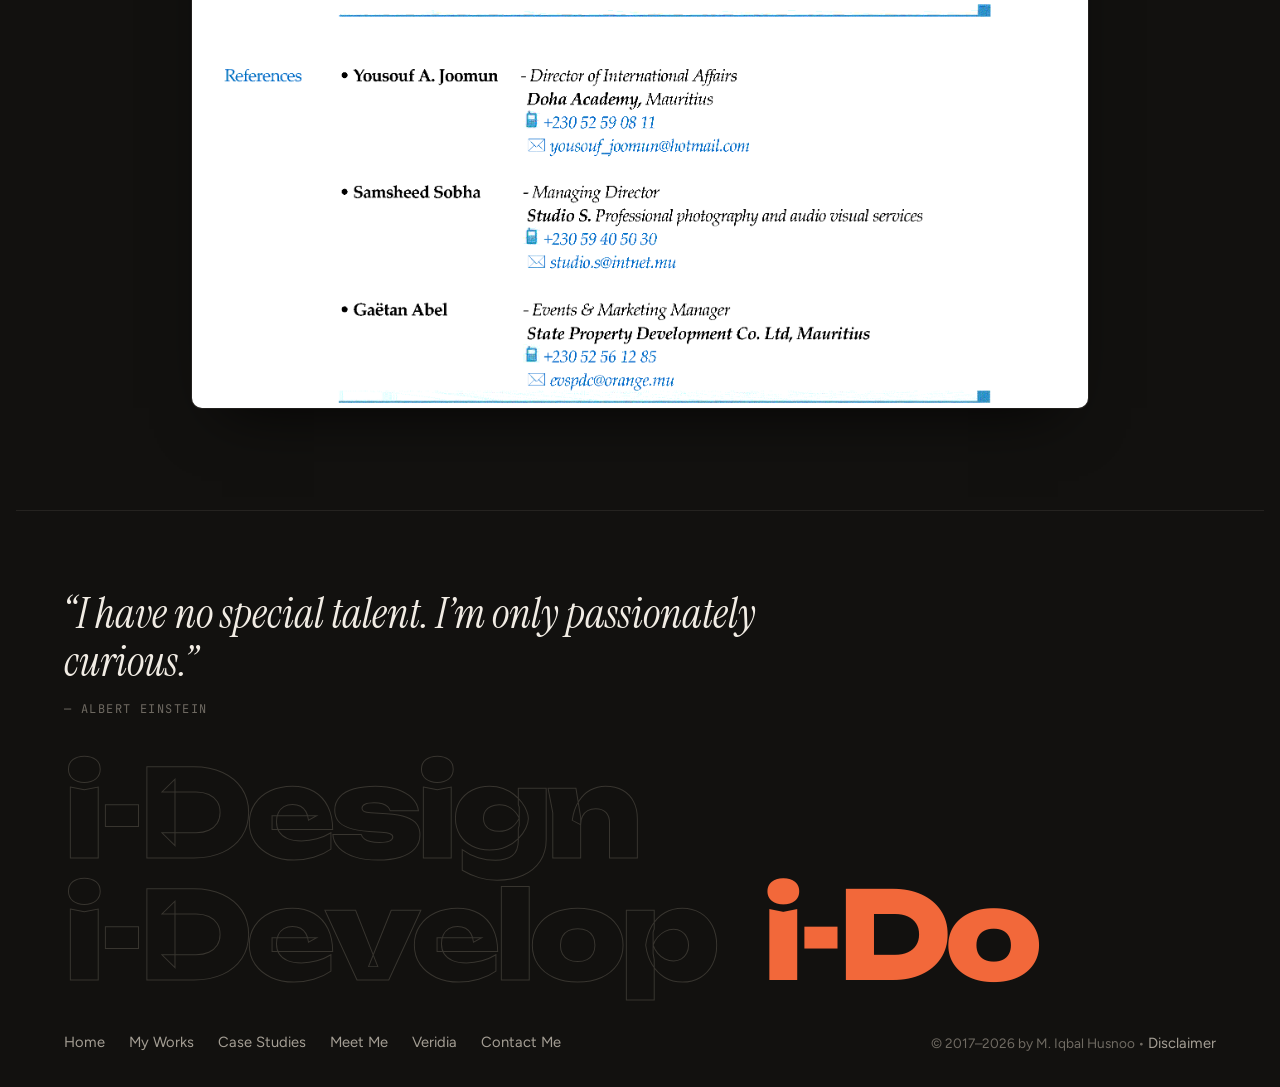
<file: my-cv/index.html>
<!doctype html>
<html lang="en">
  <head>
    <meta charset="utf-8" />
    <meta name="viewport" content="width=device-width, initial-scale=1" />
    <title>My CV | M. Iqbal Husnoo</title>
    <meta name="description" content="Curriculum vitae of M. Iqbal Husnoo." />
    <meta property="og:title" content="My CV | M. Iqbal Husnoo" />
    <meta property="og:description" content="Curriculum vitae of M. Iqbal Husnoo." />
    <meta property="og:type" content="website" />
    <meta name="robots" content="noindex, nofollow" />
    <link rel="icon" href="/favicon.svg" type="image/svg+xml" />
    <script>document.documentElement.classList.add('js')</script>
    <link rel="preconnect" href="https://fonts.googleapis.com" />
    <link rel="preconnect" href="https://fonts.gstatic.com" crossorigin />
    <link rel="stylesheet" href="https://fonts.googleapis.com/css2?family=Unbounded:wght@400;500;700;800&family=Figtree:ital,wght@0,400;0,500;0,600;1,400&family=Instrument+Serif:ital@0;1&family=JetBrains+Mono:wght@400;500&display=swap" />
    <link rel="stylesheet" href="/styles.css" />
    <meta name="theme-color" content="#12110f" />
  </head>
  <body>
    <a class="skip-link" href="#main">Skip to content</a>

    <header class="site-header" id="site-header">
      <div class="bar">
        <a class="brand" href="/" aria-label="M. Iqbal Husnoo, home">
          <span class="brand__mark" aria-hidden="true">iH</span>
          <span class="brand__name">M.Iqbal Husnoo</span>
        </a>
        <button class="nav-toggle" type="button" aria-expanded="false" aria-controls="site-nav" hidden>
          <span class="nav-toggle__lines" aria-hidden="true"></span>
          <span class="sr-only">Menu</span>
        </button>
        <nav class="site-nav" id="site-nav" aria-label="Main">
          <ul>
            <li><a href="/">Home</a></li>
            <li><a href="/my-works/">My Works</a></li>
            <li><a href="/case-studies/">Case Studies</a></li>
            <li><a href="/meet-me/">Meet Me</a></li>
            <li><a href="/veridia/">Veridia</a></li>
            <li><a href="/contact-me/" class="nav-cta">Contact Me</a></li>
          </ul>
        </nav>
      </div>
    </header>

    <main id="main" class="page">
      <h1 class="page-title">My CV</h1>
      <div class="document">
        <img class="document__page" src="/assets/img/full/7d9bd7da65.gif" alt="Curriculum vitae of M. Iqbal Husnoo, page 1" width="1164" height="1400" loading="lazy" />
        <img class="document__page" src="/assets/img/full/060e4287c0.gif" alt="Curriculum vitae of M. Iqbal Husnoo, page 2" width="1116" height="1400" loading="lazy" />
        <img class="document__page" src="/assets/img/full/63efd3e09d.gif" alt="Curriculum vitae of M. Iqbal Husnoo, page 3" width="1225" height="1400" loading="lazy" />
      </div>
    </main>

    <footer class="site-footer">
      <blockquote class="footer-quote">
        <p>&ldquo;I have no special talent. I&rsquo;m only passionately curious.&rdquo;</p>
        <footer>Albert Einstein</footer>
      </blockquote>
      <p class="motto" aria-label="i-Design, i-Develop, i-Do">
        <span>i-Design</span> <span>i-Develop</span> <span>i-Do</span>
      </p>
      <nav aria-label="Footer">
        <ul>
          <li><a href="/">Home</a></li>
          <li><a href="/my-works/">My Works</a></li>
          <li><a href="/case-studies/">Case Studies</a></li>
          <li><a href="/meet-me/">Meet Me</a></li>
          <li><a href="/veridia/">Veridia</a></li>
          <li><a href="/contact-me/">Contact Me</a></li>
        </ul>
      </nav>
      <p class="site-footer__legal">&copy; 2017&ndash;2026 by M. Iqbal Husnoo &bull; <a href="/disclaimer/">Disclaimer</a></p>
    </footer>

    <script src="/script.js" defer></script>
</body>
</html>
</file>
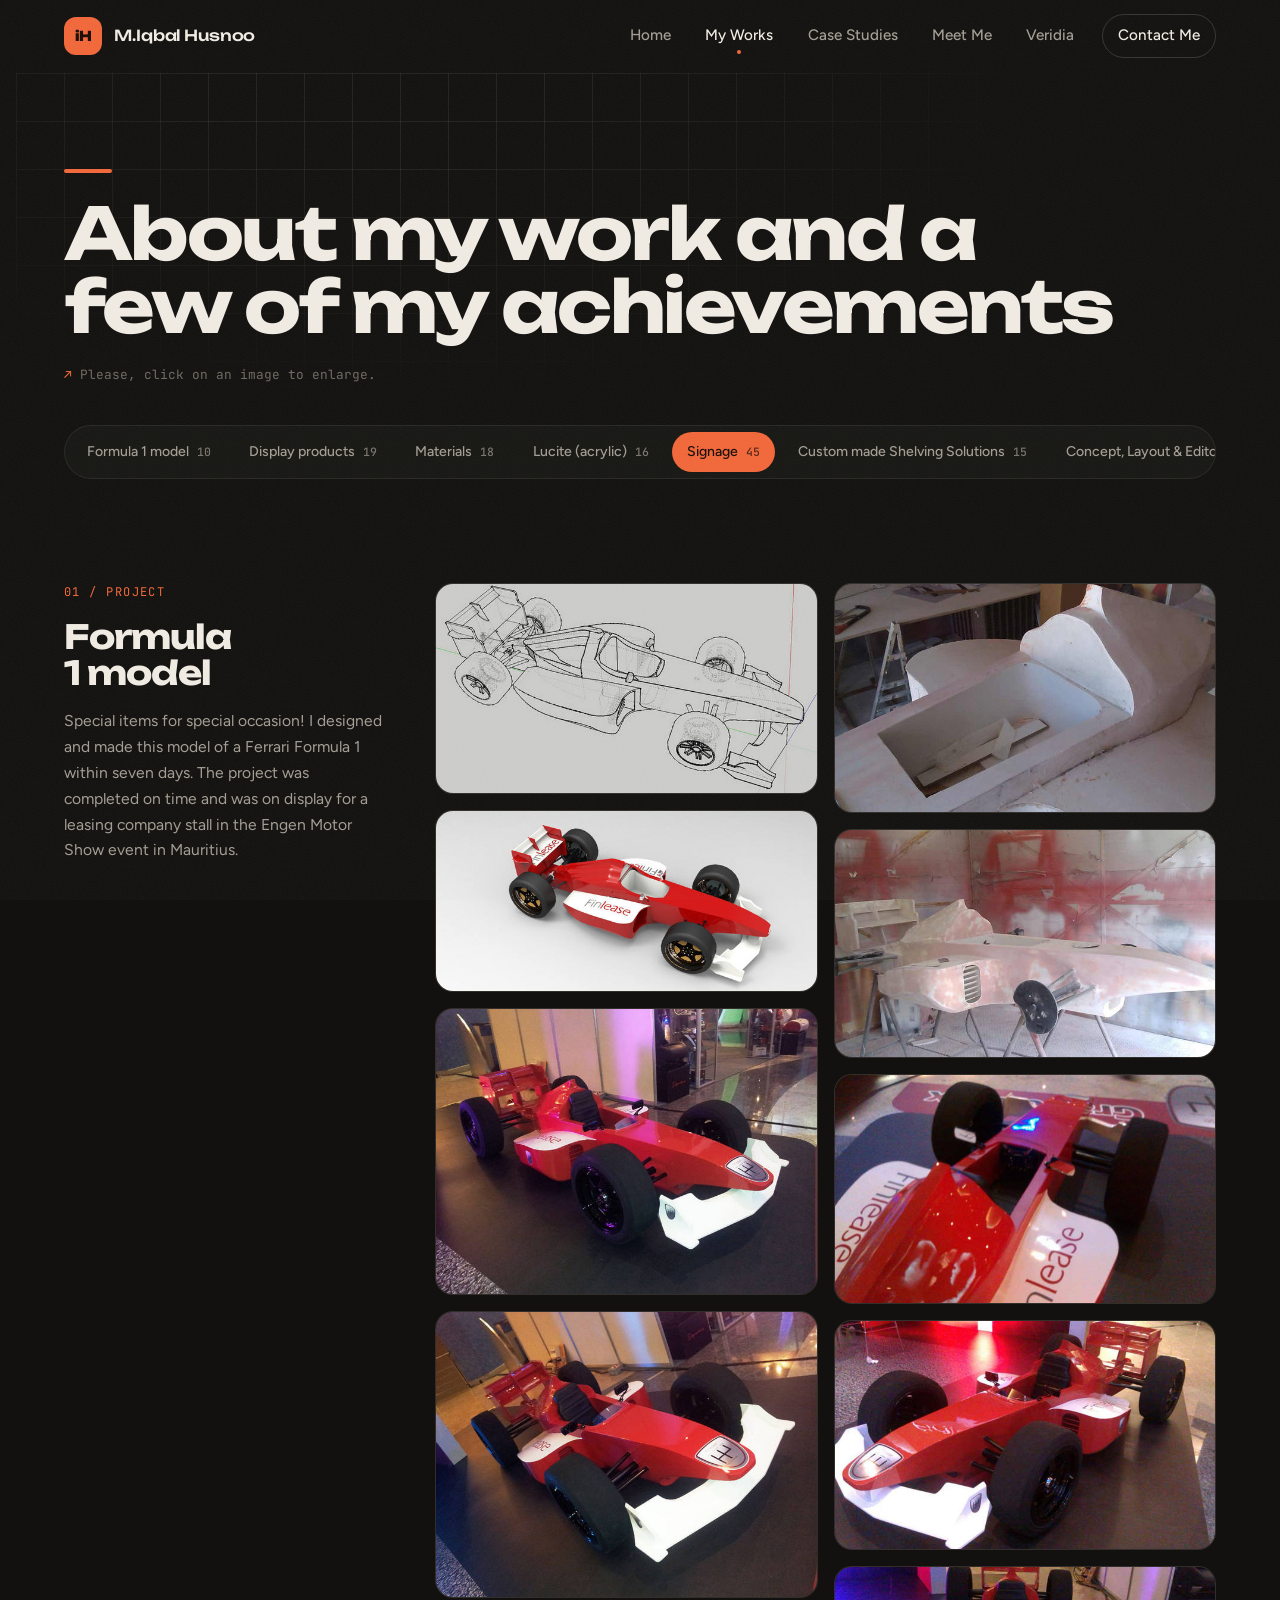
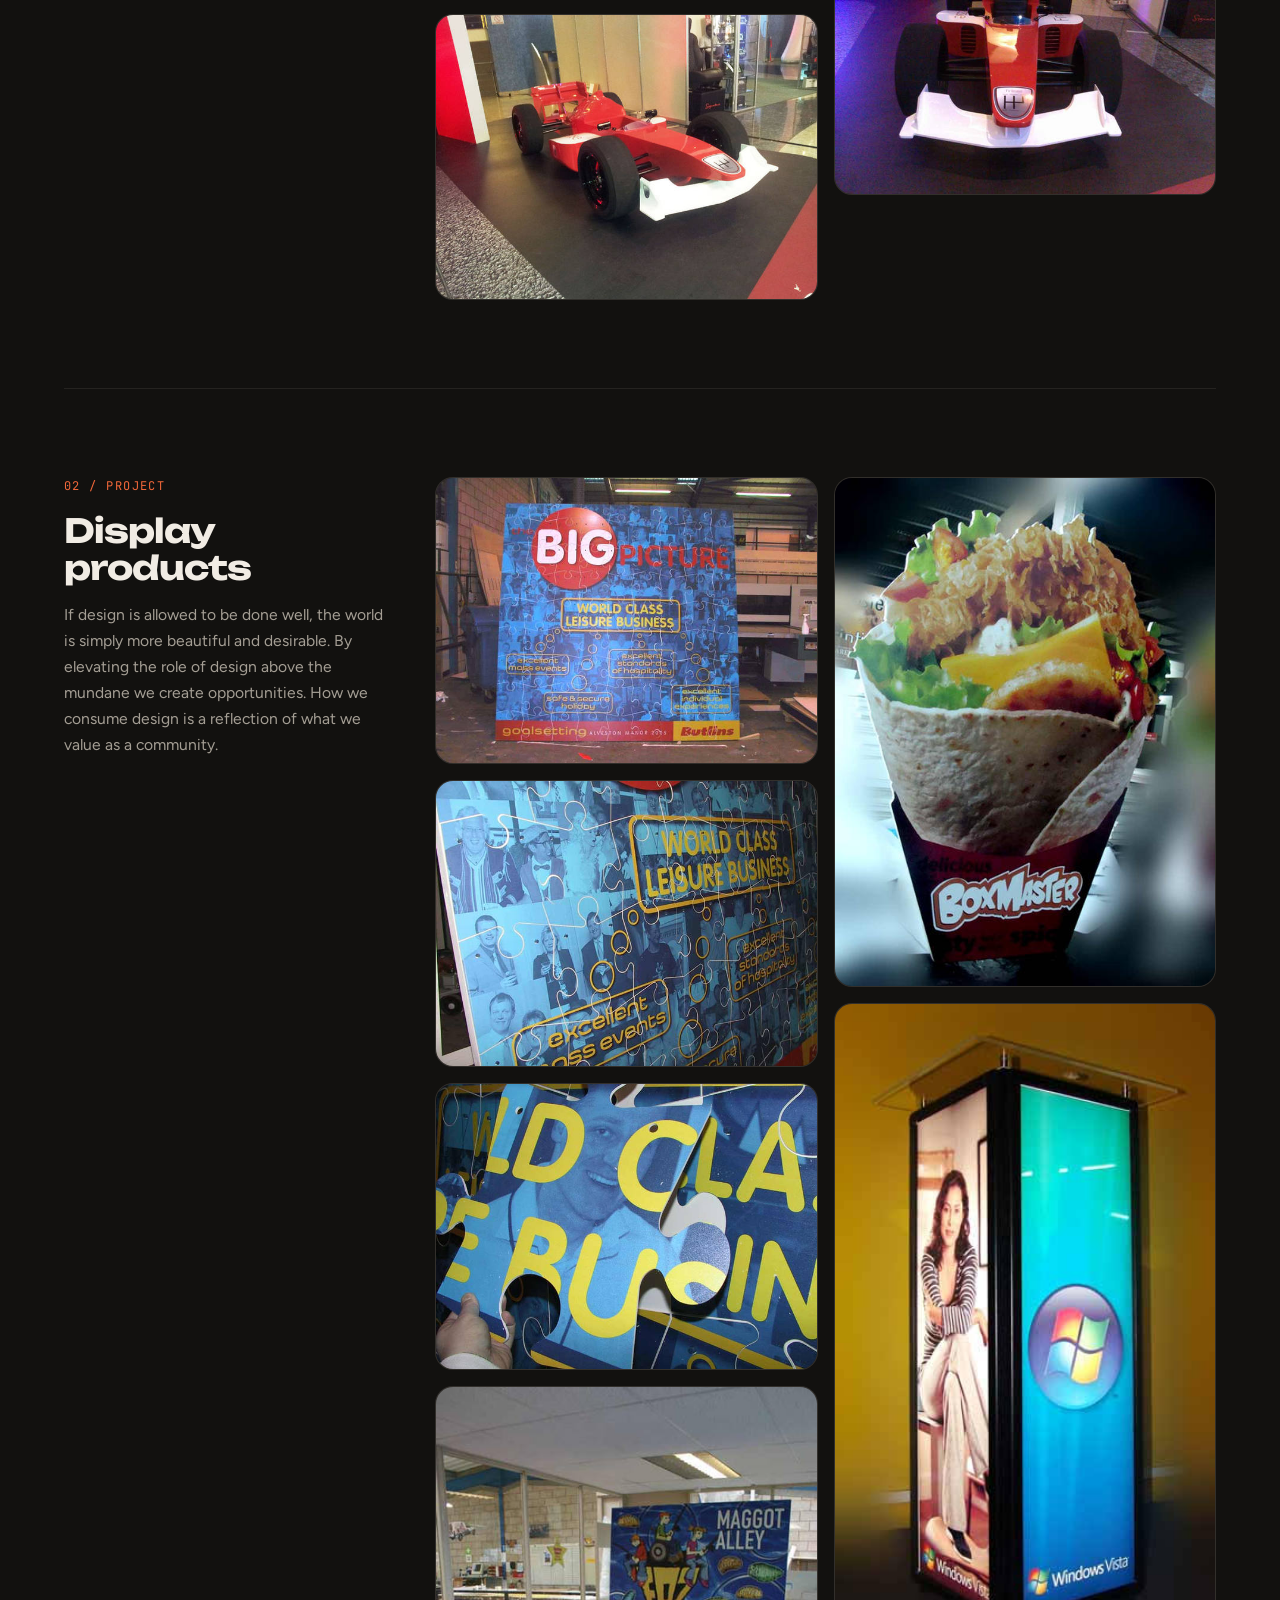
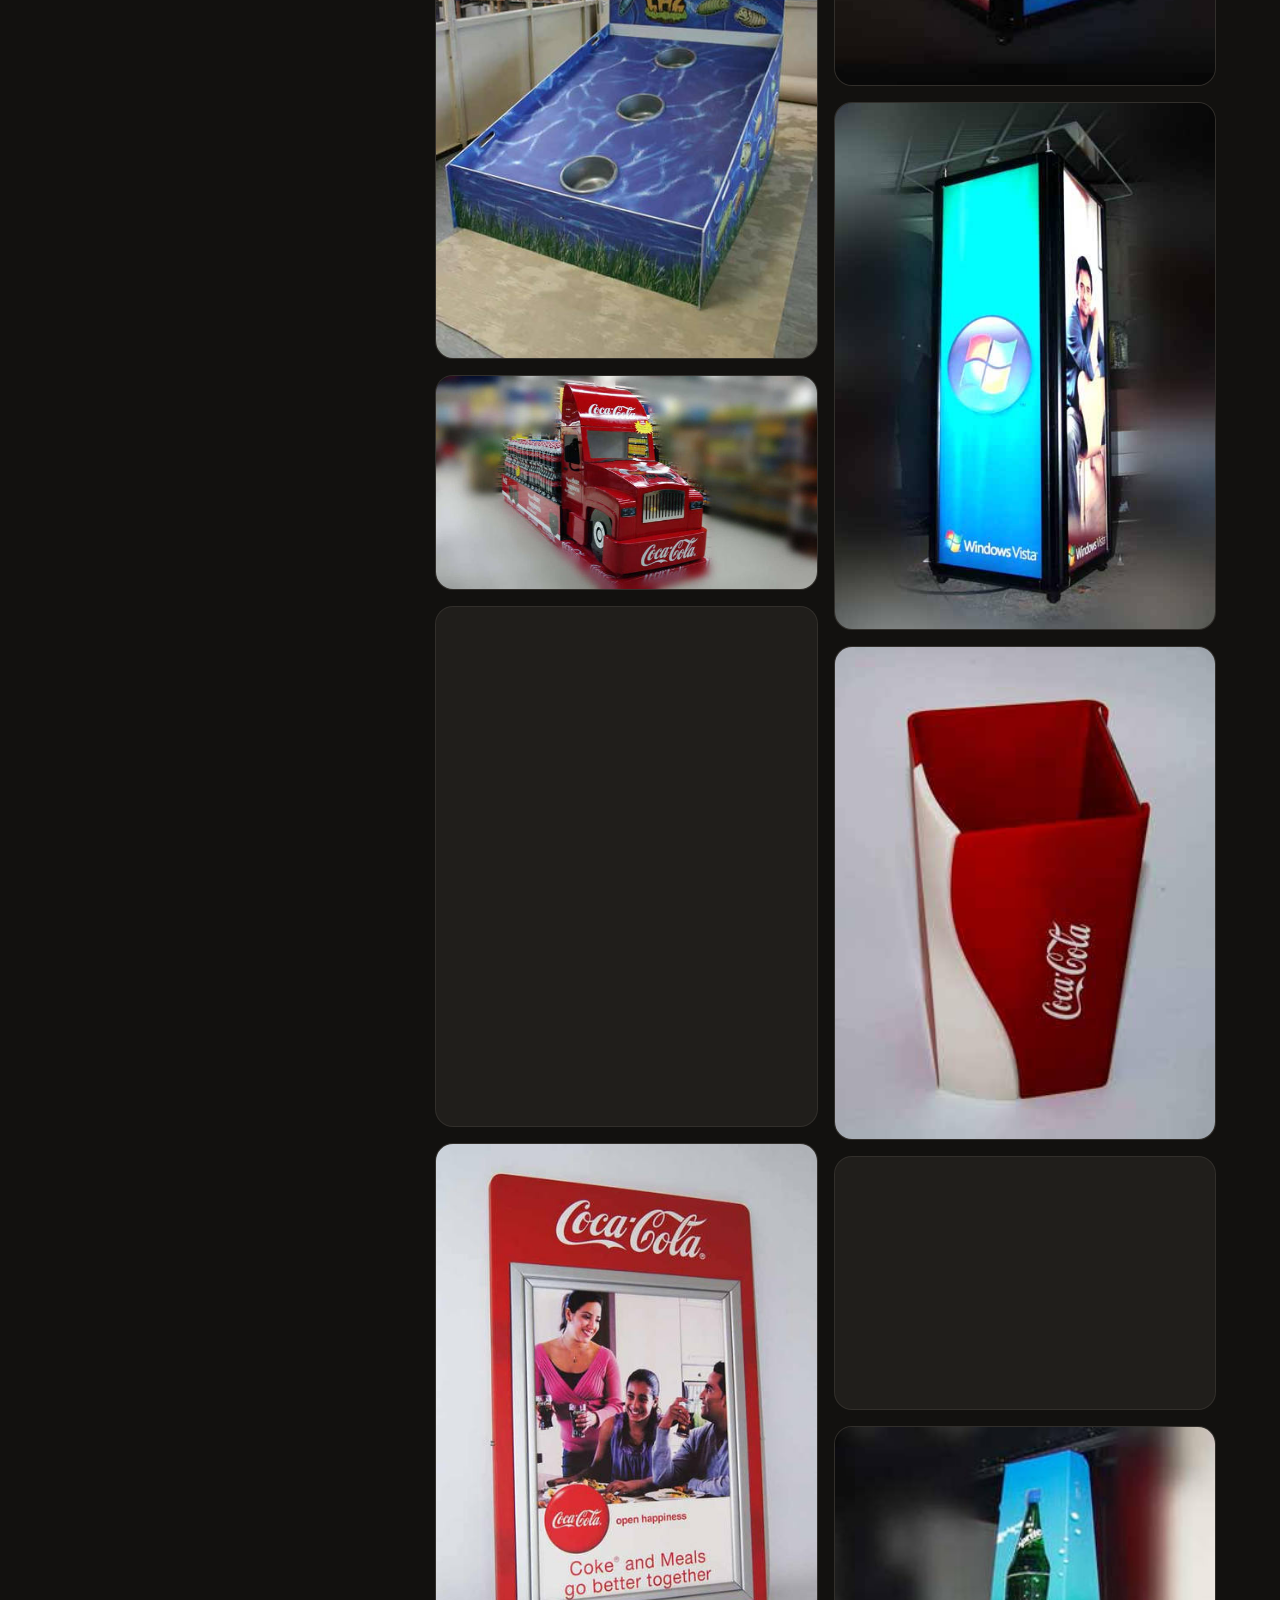
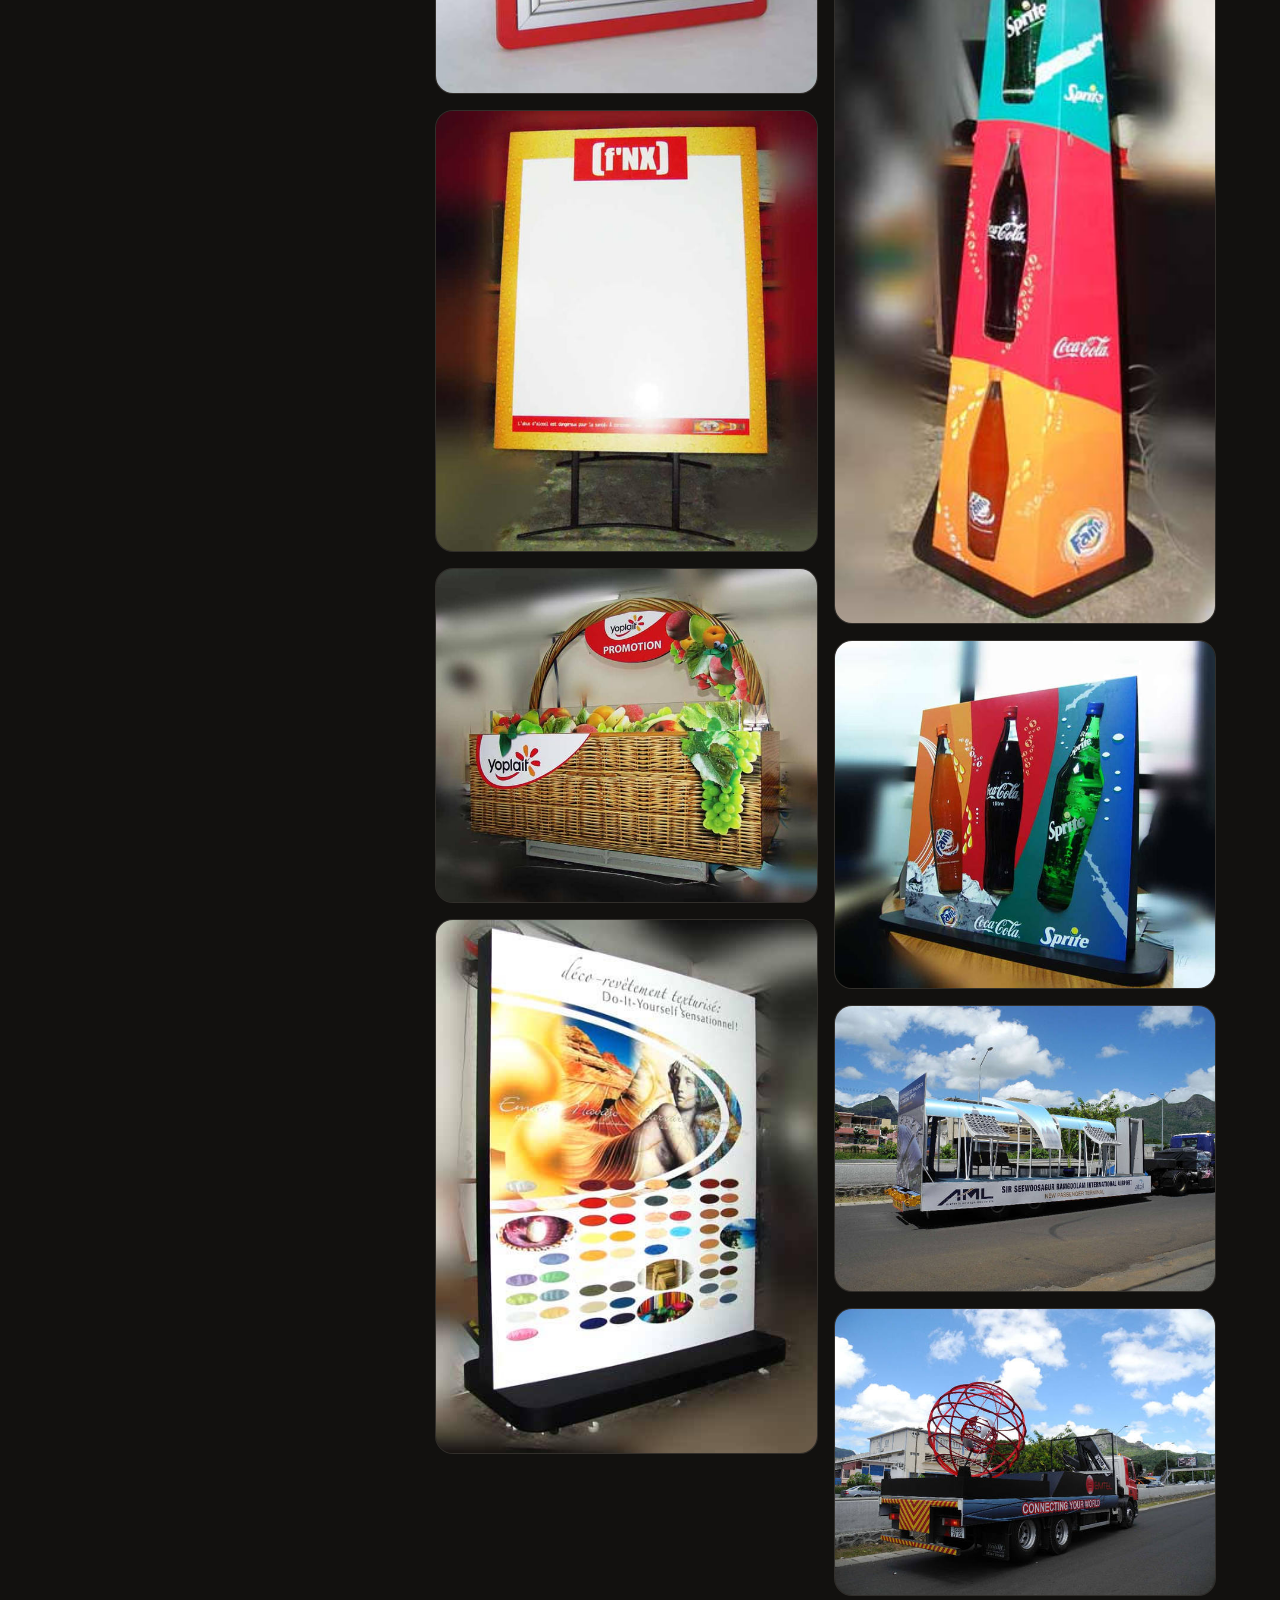
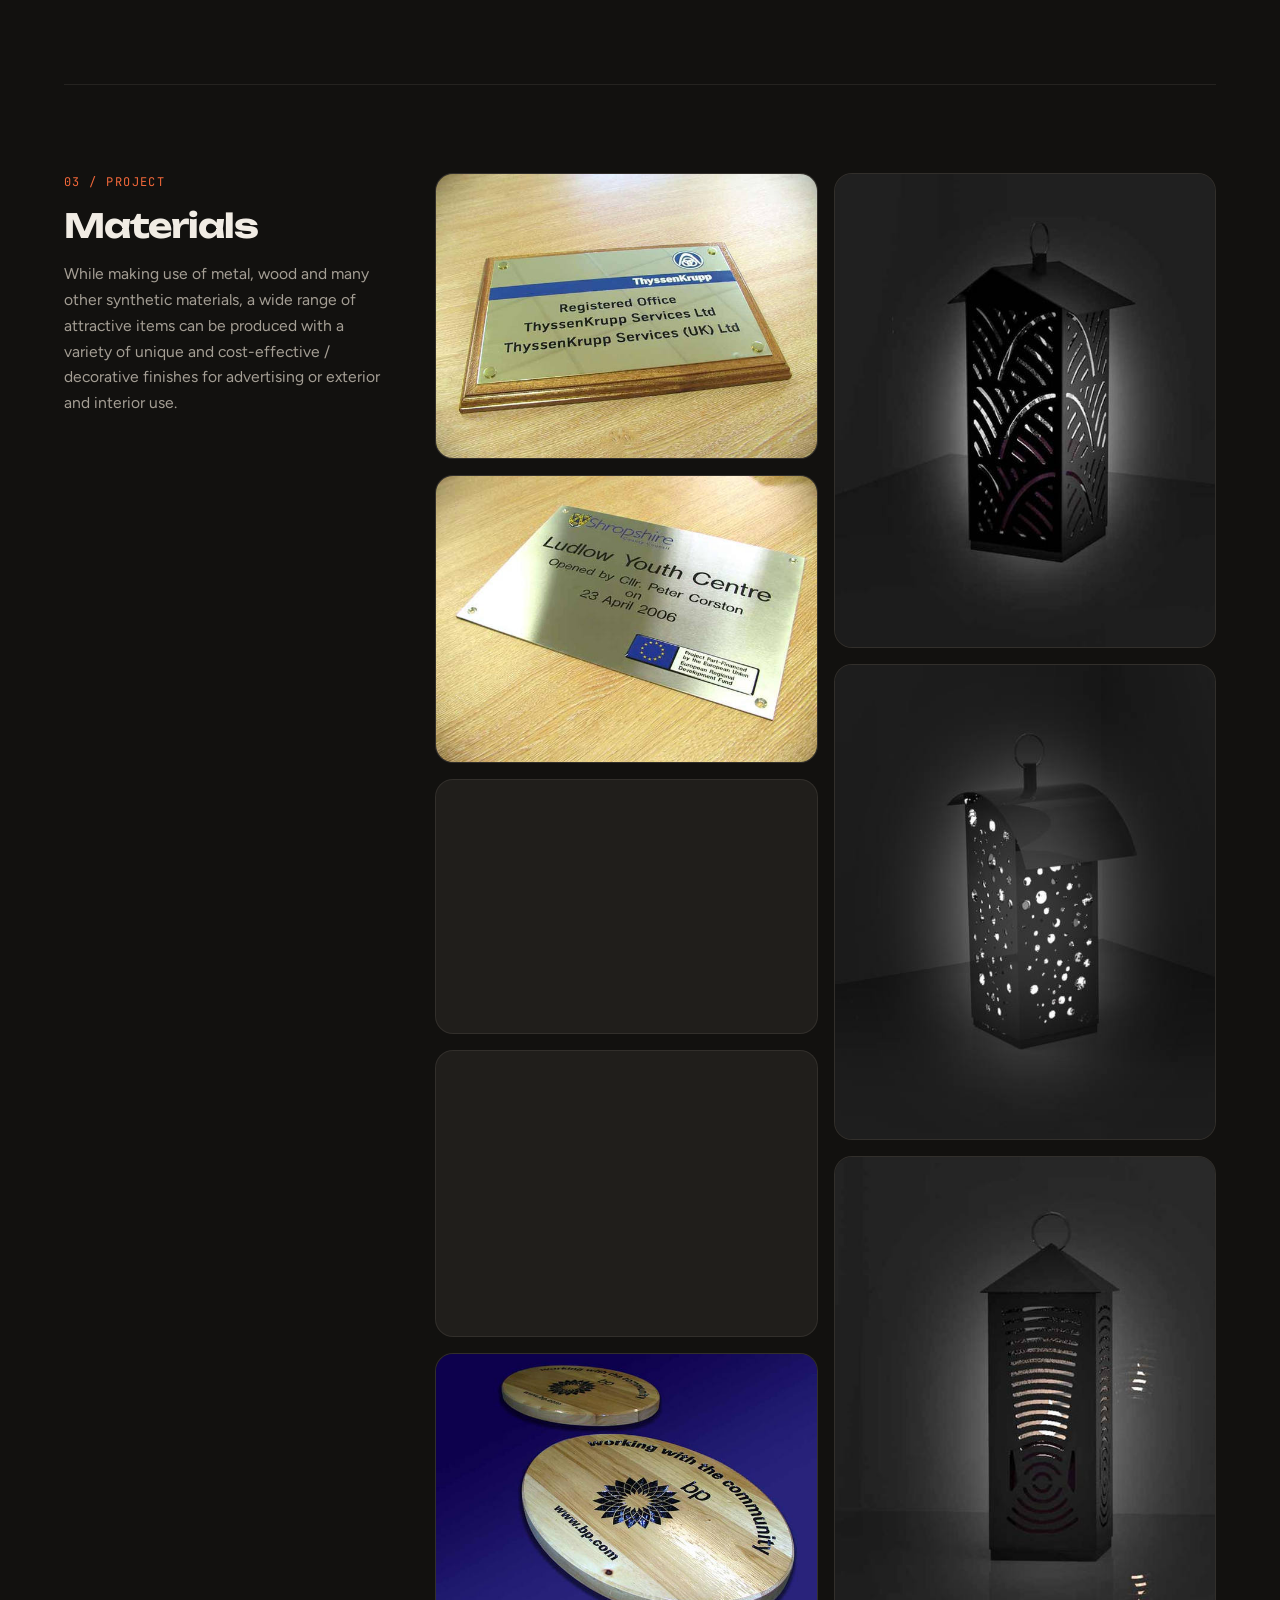
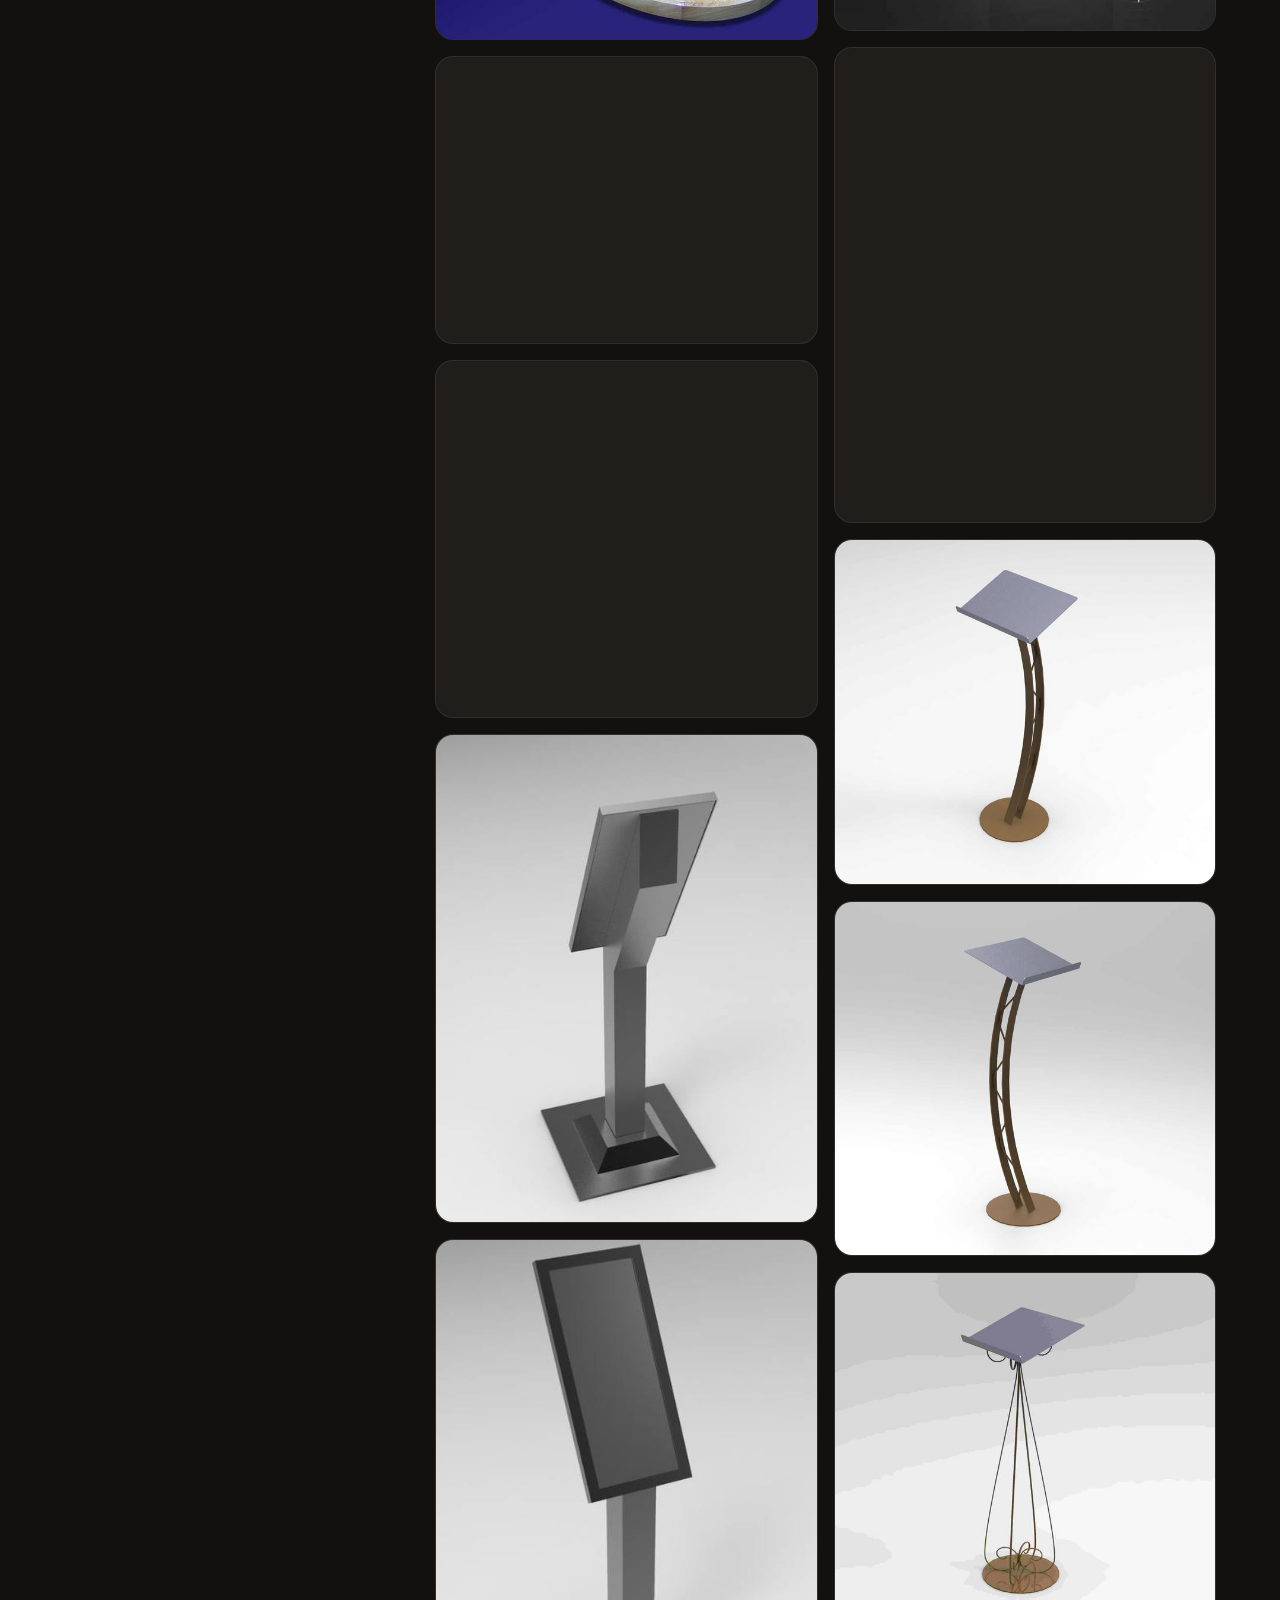
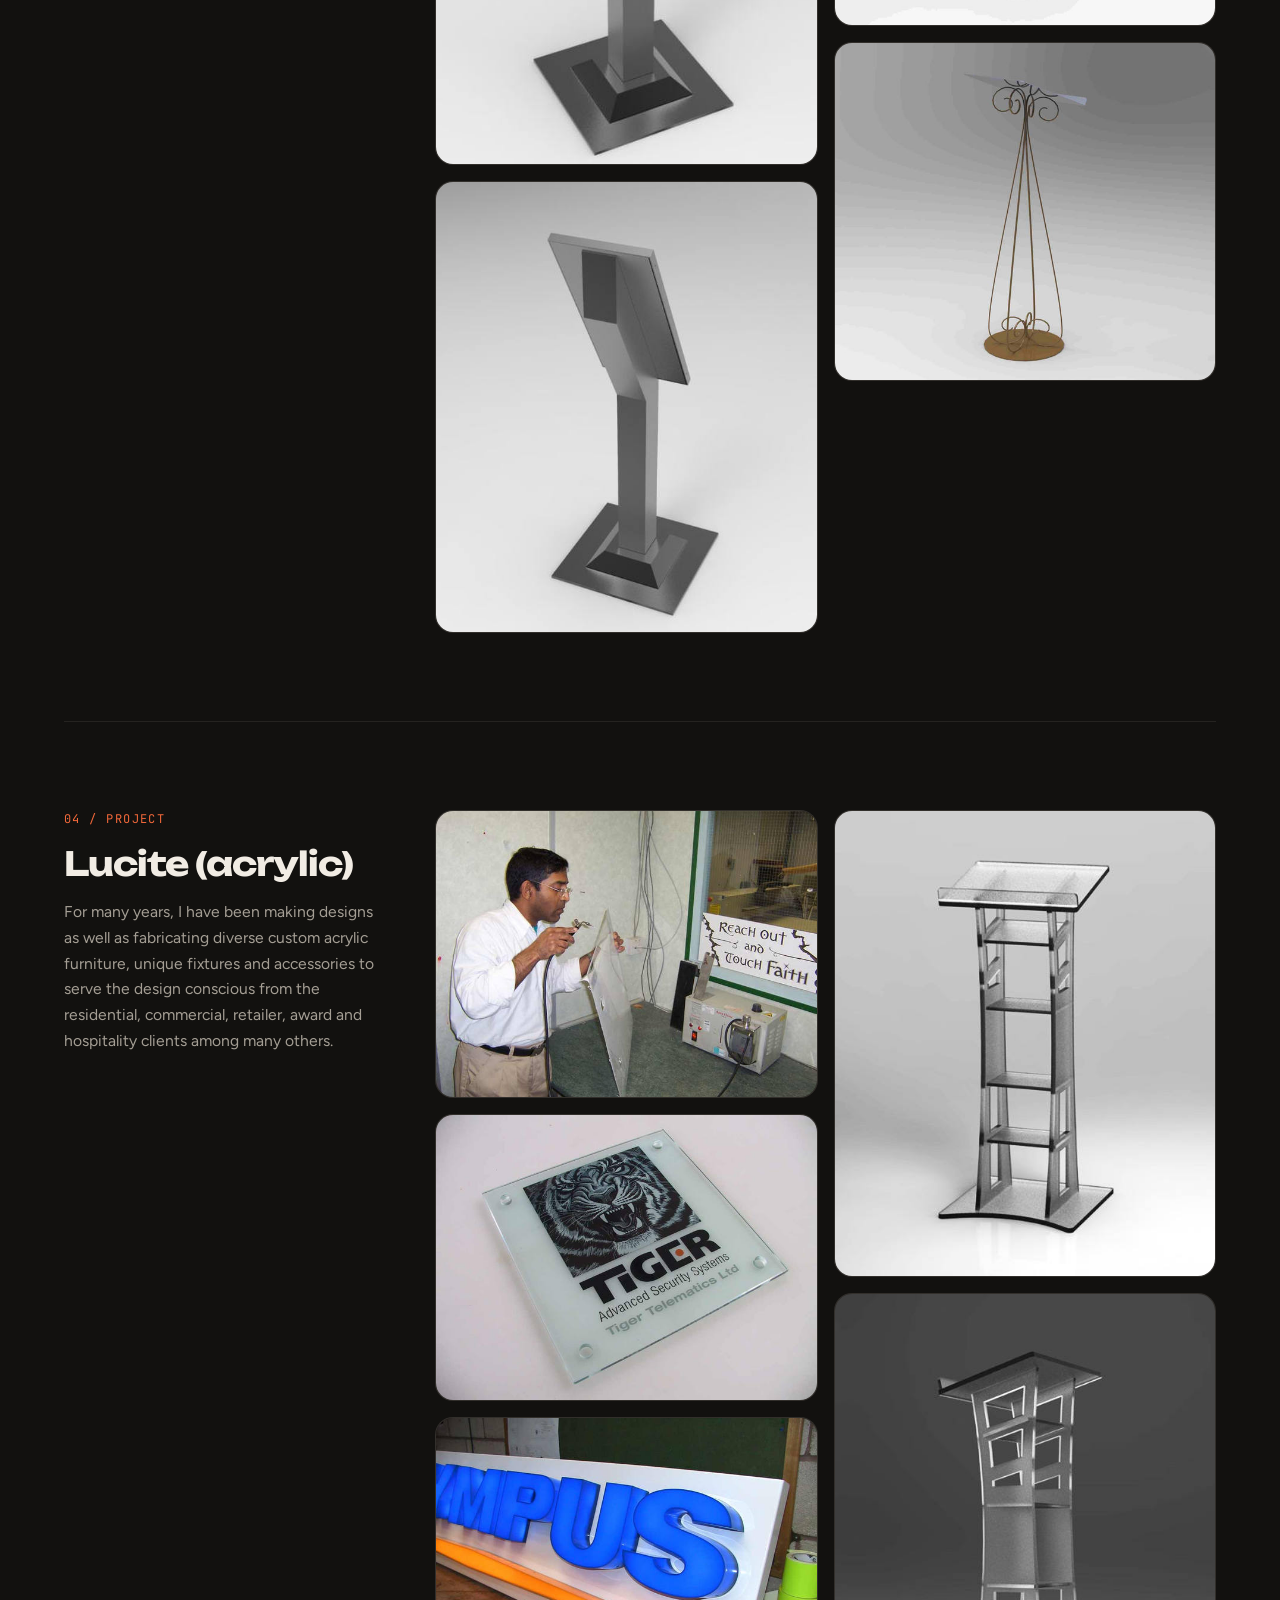
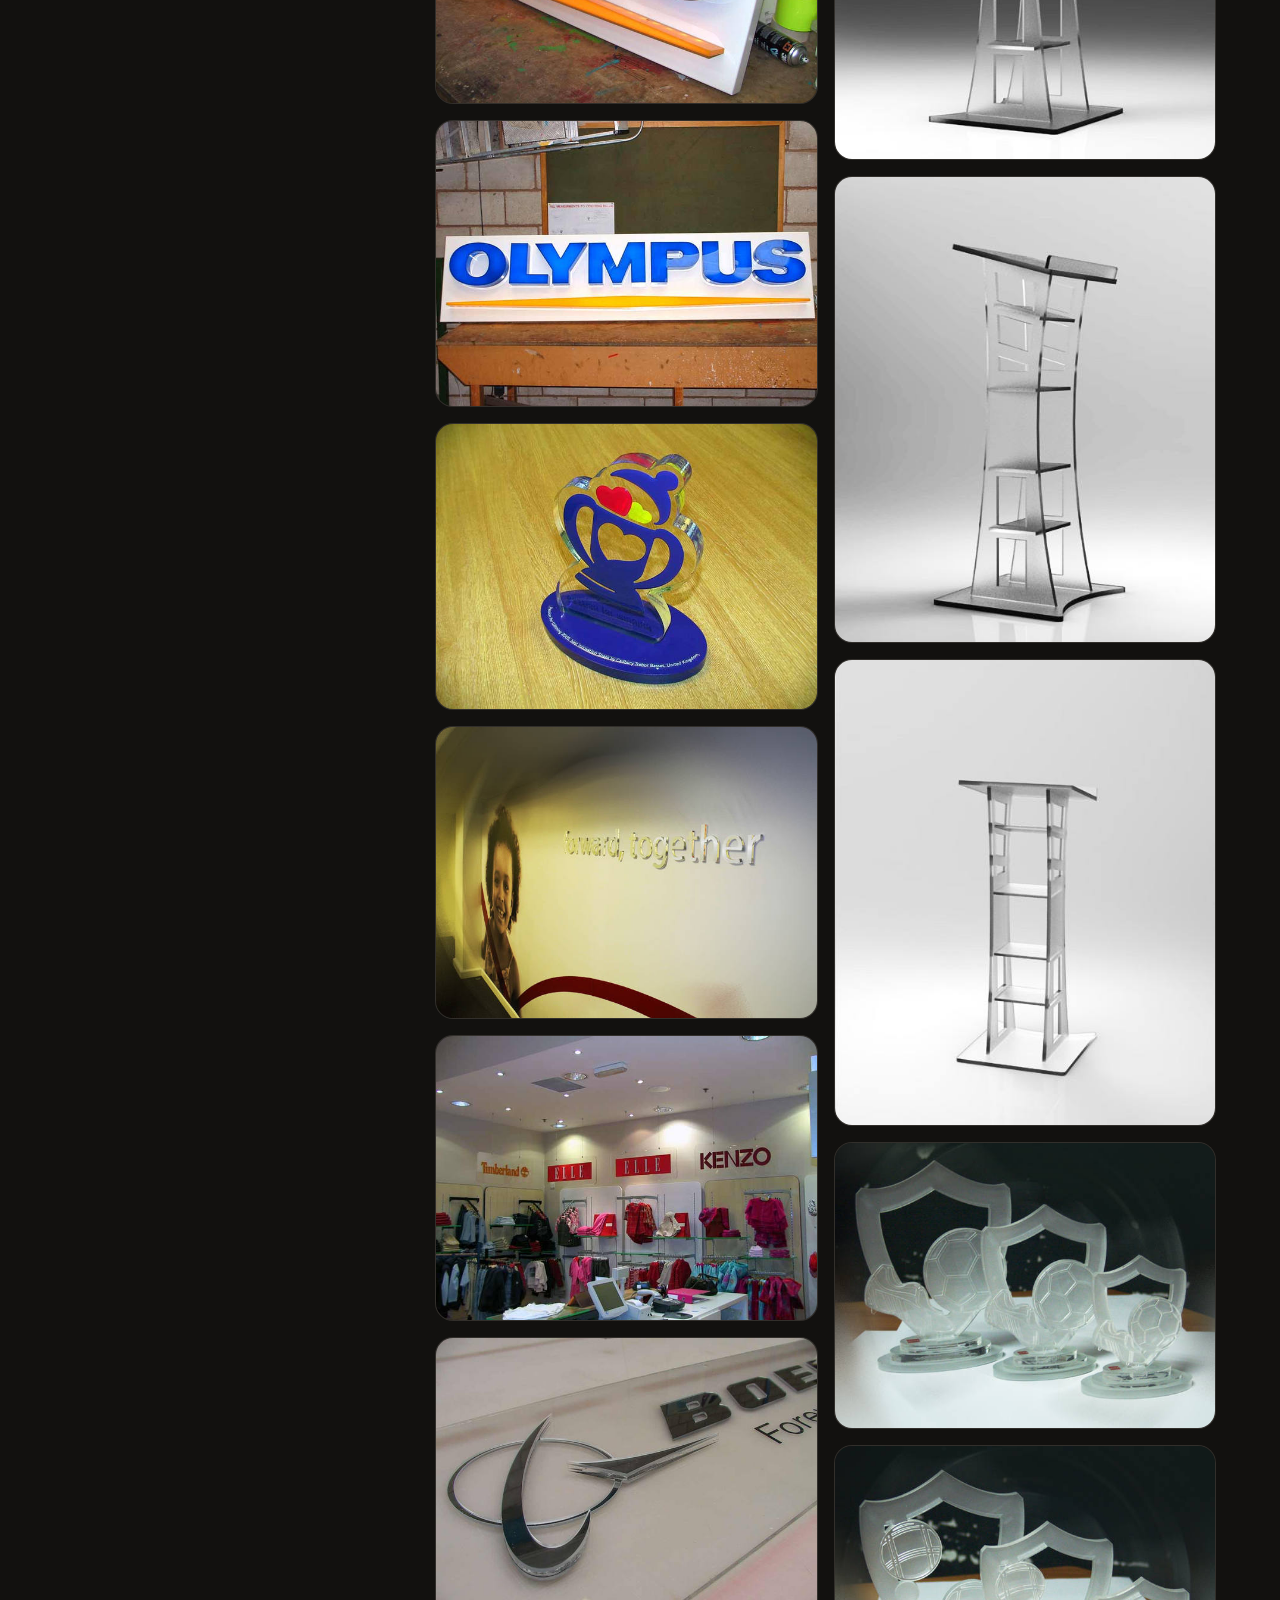
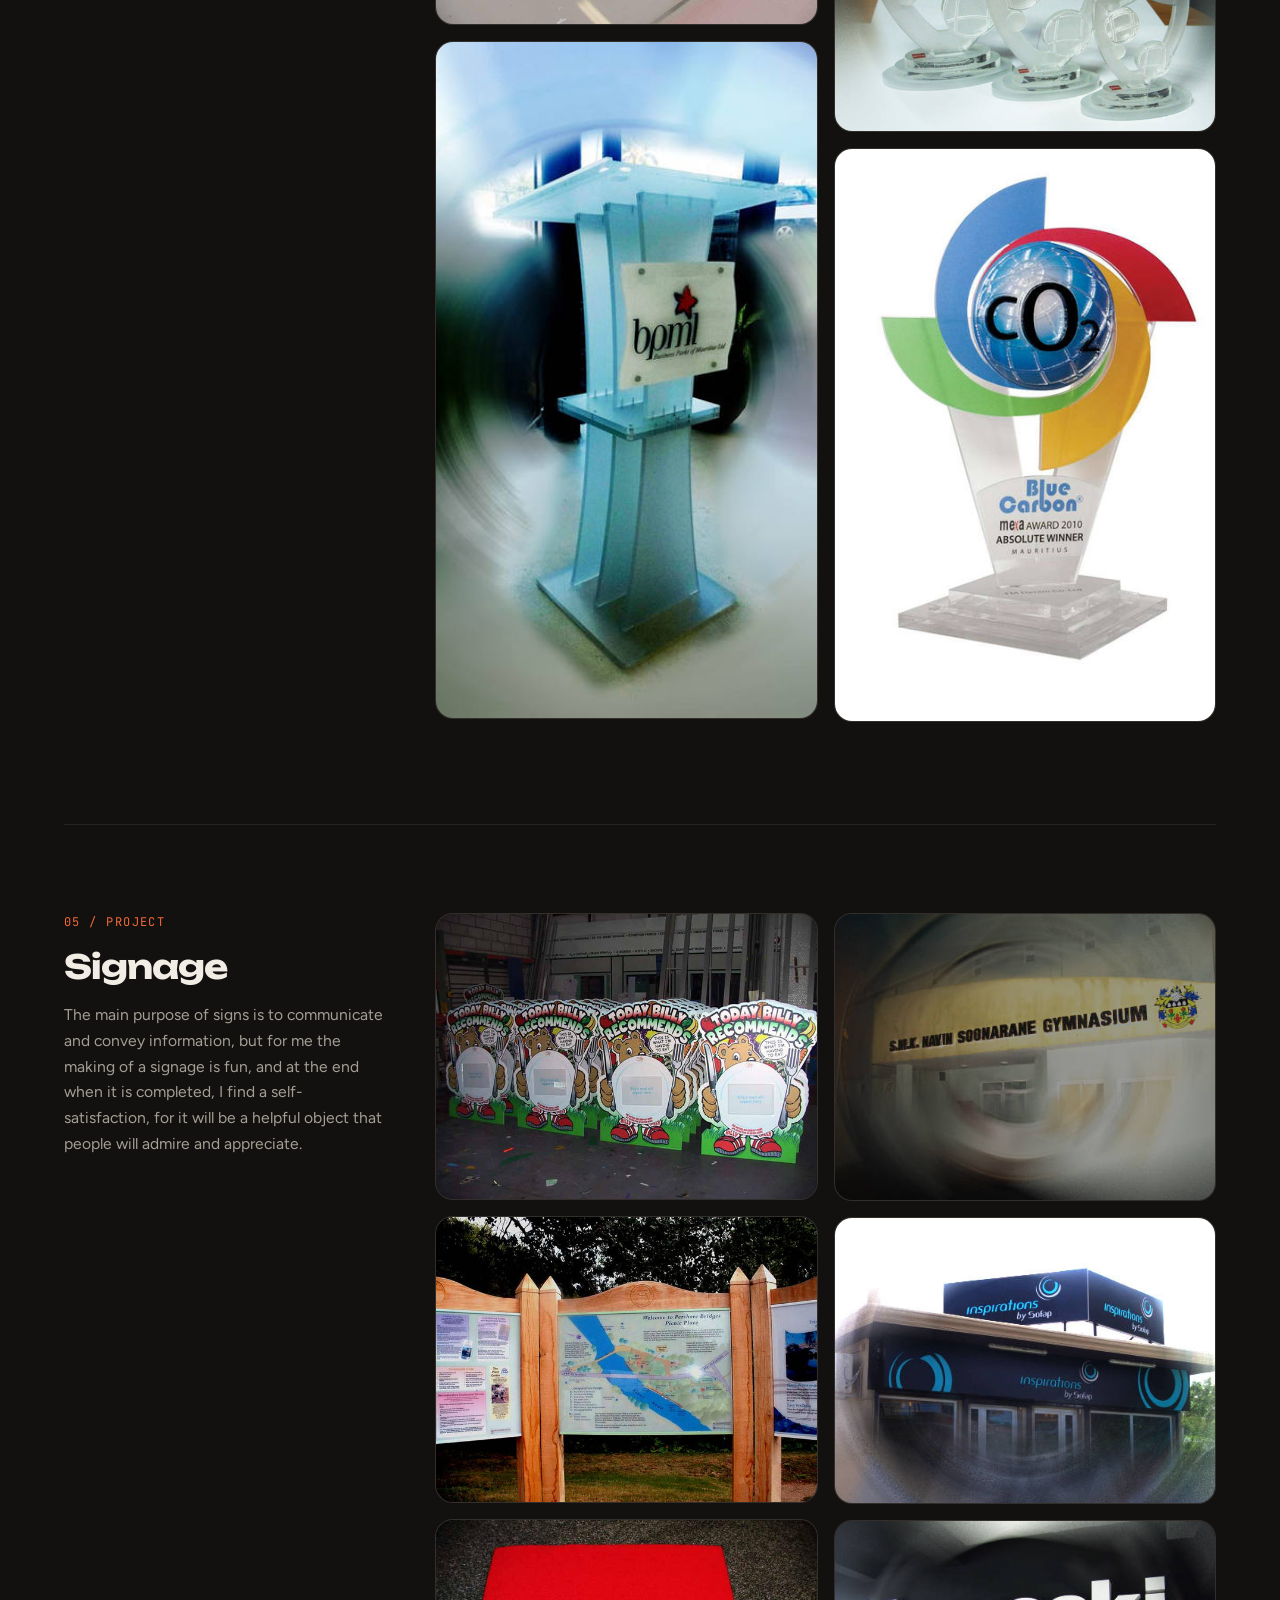
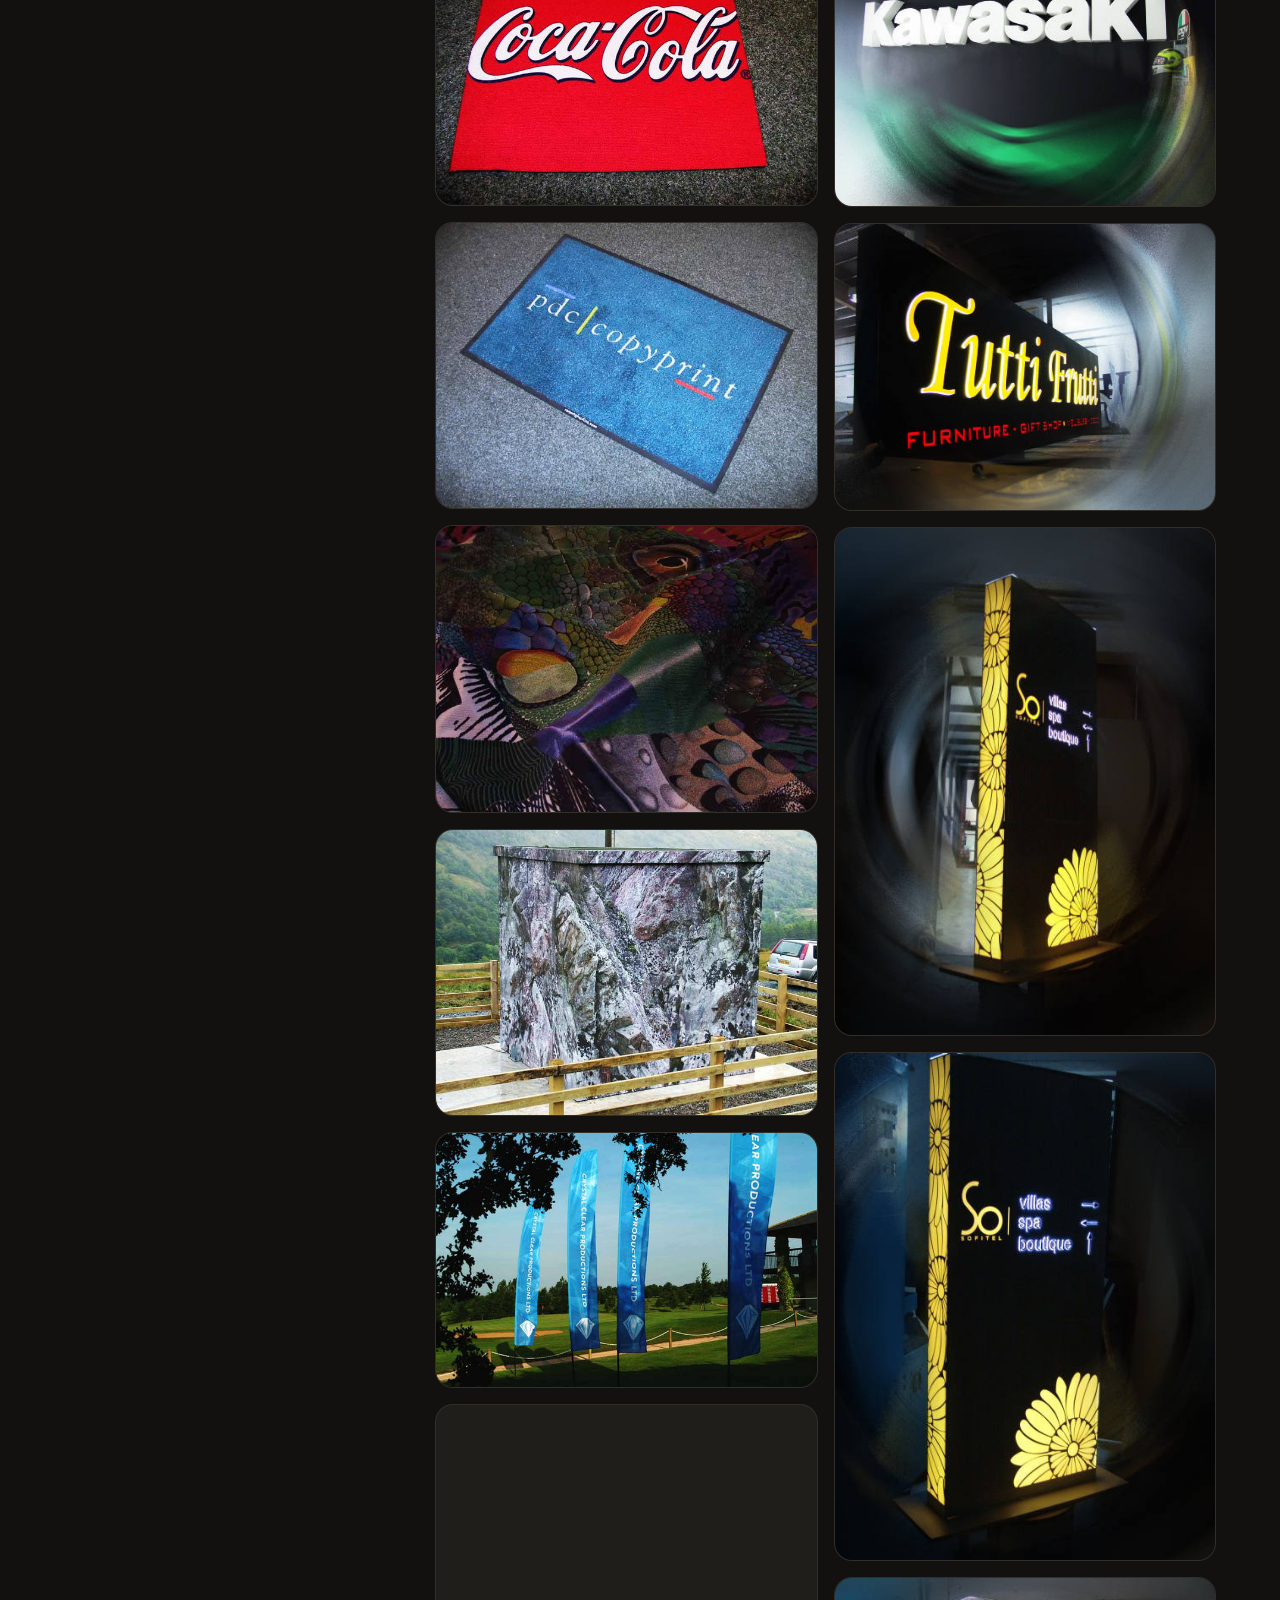
<file: my-works/index.html>
<!doctype html>
<html lang="en">
  <head>
    <meta charset="utf-8" />
    <meta name="viewport" content="width=device-width, initial-scale=1" />
    <title>My Works | M. Iqbal Husnoo</title>
    <meta name="description" content="Formula 1 model, display products, materials, acrylic (Lucite) work, signage, custom shelving and editorial design by M. Iqbal Husnoo." />
    <meta property="og:title" content="My Works | M. Iqbal Husnoo" />
    <meta property="og:description" content="Formula 1 model, display products, materials, acrylic (Lucite) work, signage, custom shelving and editorial design by M. Iqbal Husnoo." />
    <meta property="og:type" content="website" />
    <link rel="icon" href="/favicon.svg" type="image/svg+xml" />
    <script>document.documentElement.classList.add('js')</script>
    <link rel="preconnect" href="https://fonts.googleapis.com" />
    <link rel="preconnect" href="https://fonts.gstatic.com" crossorigin />
    <link rel="stylesheet" href="https://fonts.googleapis.com/css2?family=Unbounded:wght@400;500;700;800&family=Figtree:ital,wght@0,400;0,500;0,600;1,400&family=Instrument+Serif:ital@0;1&family=JetBrains+Mono:wght@400;500&display=swap" />
    <link rel="stylesheet" href="/styles.css" />
    <meta name="theme-color" content="#12110f" />
  </head>
  <body>
    <a class="skip-link" href="#main">Skip to content</a>

    <header class="site-header" id="site-header">
      <div class="bar">
        <a class="brand" href="/" aria-label="M. Iqbal Husnoo, home">
          <span class="brand__mark" aria-hidden="true">iH</span>
          <span class="brand__name">M.Iqbal Husnoo</span>
        </a>
        <button class="nav-toggle" type="button" aria-expanded="false" aria-controls="site-nav" hidden>
          <span class="nav-toggle__lines" aria-hidden="true"></span>
          <span class="sr-only">Menu</span>
        </button>
        <nav class="site-nav" id="site-nav" aria-label="Main">
          <ul>
            <li><a href="/">Home</a></li>
            <li><a href="/my-works/" aria-current="page">My Works</a></li>
            <li><a href="/case-studies/">Case Studies</a></li>
            <li><a href="/meet-me/">Meet Me</a></li>
            <li><a href="/veridia/">Veridia</a></li>
            <li><a href="/contact-me/" class="nav-cta">Contact Me</a></li>
          </ul>
        </nav>
      </div>
    </header>

    <main id="main" class="page">
      <h1 class="page-title">About my work and a few of my achievements</h1>
      <p class="hint">Please, click on an image to enlarge.</p>
      <nav class="toc" aria-label="Work categories">
        <ul>
          <li><a href="#formula-1">Formula 1 model <span class="count">10</span></a></li>
          <li><a href="#display-products">Display products <span class="count">19</span></a></li>
          <li><a href="#materials">Materials <span class="count">18</span></a></li>
          <li><a href="#lucite">Lucite (acrylic) <span class="count">16</span></a></li>
          <li><a href="#signage">Signage <span class="count">45</span></a></li>
          <li><a href="#shelving">Custom made Shelving Solutions <span class="count">15</span></a></li>
          <li><a href="#editorial">Concept, Layout &amp; Editorial Design &ndash; Corporate Publication <span class="count">4</span></a></li>
        </ul>
      </nav>
      <section class="work" id="formula-1" aria-labelledby="formula-1-title">
        <header class="work__intro">
          <h2 id="formula-1-title">Formula 1 model</h2>
          <p>Special items for special occasion! I designed and made this model of a Ferrari Formula 1 within seven days. The project was completed on time and was on display for a leasing company stall in the Engen Motor Show event in Mauritius.</p>
        </header>
        <div class="gallery">
          <figure class="tile">
            <a href="/assets/img/full/e10d900cc8.jpg" data-gallery="formula-1" data-caption="Wire frame drawing"><img src="/assets/img/thumb/e10d900cc8.jpg" alt="Wire frame drawing" width="640" height="352" loading="lazy" decoding="async" /></a>
            <figcaption><strong>Wire frame drawing</strong></figcaption>
          </figure>
          <figure class="tile">
            <a href="/assets/img/full/79256041e4.jpg" data-gallery="formula-1" data-caption="3D rendering"><img src="/assets/img/thumb/79256041e4.jpg" alt="3D rendering" width="640" height="304" loading="lazy" decoding="async" /></a>
            <figcaption><strong>3D rendering</strong></figcaption>
          </figure>
          <figure class="tile">
            <a href="/assets/img/full/1a4cc1535a.jpg" data-gallery="formula-1" data-caption="The real thing!"><img src="/assets/img/thumb/1a4cc1535a.jpg" alt="The real thing!" width="640" height="480" loading="lazy" decoding="async" /></a>
            <figcaption><strong>The real thing!</strong></figcaption>
          </figure>
          <figure class="tile">
            <a href="/assets/img/full/17d2ecf1ad.jpg" data-gallery="formula-1" data-caption=""><img src="/assets/img/thumb/17d2ecf1ad.jpg" alt="Project photo" width="640" height="480" loading="lazy" decoding="async" /></a>
          </figure>
          <figure class="tile">
            <a href="/assets/img/full/30c261a7c1.jpg" data-gallery="formula-1" data-caption=""><img src="/assets/img/thumb/30c261a7c1.jpg" alt="Project photo" width="640" height="480" loading="lazy" decoding="async" /></a>
          </figure>
          <figure class="tile">
            <a href="/assets/img/full/3ddb781f59.jpg" data-gallery="formula-1" data-caption=""><img src="/assets/img/thumb/3ddb781f59.jpg" alt="Project photo" width="640" height="383" loading="lazy" decoding="async" /></a>
          </figure>
          <figure class="tile">
            <a href="/assets/img/full/59271f4d5f.jpg" data-gallery="formula-1" data-caption=""><img src="/assets/img/thumb/59271f4d5f.jpg" alt="Project photo" width="640" height="383" loading="lazy" decoding="async" /></a>
          </figure>
          <figure class="tile">
            <a href="/assets/img/full/4d50b6fa6f.jpg" data-gallery="formula-1" data-caption=""><img src="/assets/img/thumb/4d50b6fa6f.jpg" alt="Project photo" width="640" height="383" loading="lazy" decoding="async" /></a>
          </figure>
          <figure class="tile">
            <a href="/assets/img/full/11d3243871.jpg" data-gallery="formula-1" data-caption=""><img src="/assets/img/thumb/11d3243871.jpg" alt="Project photo" width="640" height="383" loading="lazy" decoding="async" /></a>
          </figure>
          <figure class="tile">
            <a href="/assets/img/full/71391b45af.jpg" data-gallery="formula-1" data-caption=""><img src="/assets/img/thumb/71391b45af.jpg" alt="Project photo" width="640" height="383" loading="lazy" decoding="async" /></a>
          </figure>
        </div>
      </section>

      <section class="work" id="display-products" aria-labelledby="display-products-title">
        <header class="work__intro">
          <h2 id="display-products-title">Display products</h2>
          <p>If design is allowed to be done well, the world is simply more beautiful and desirable. By elevating the role of design above the mundane we create opportunities. How we consume design is a reflection of what we value as a community.</p>
        </header>
        <div class="gallery">
          <figure class="tile">
            <a href="/assets/img/full/607897294b.jpg" data-gallery="display-products" data-caption=""><img src="/assets/img/thumb/607897294b.jpg" alt="Project photo" width="640" height="480" loading="lazy" decoding="async" /></a>
          </figure>
          <figure class="tile">
            <a href="/assets/img/full/46a1e2995a.jpg" data-gallery="display-products" data-caption=""><img src="/assets/img/thumb/46a1e2995a.jpg" alt="Project photo" width="640" height="480" loading="lazy" decoding="async" /></a>
          </figure>
          <figure class="tile">
            <a href="/assets/img/full/b8de76cfcc.jpg" data-gallery="display-products" data-caption=""><img src="/assets/img/thumb/b8de76cfcc.jpg" alt="Project photo" width="640" height="480" loading="lazy" decoding="async" /></a>
          </figure>
          <figure class="tile">
            <a href="/assets/img/full/011be8d2e1.jpg" data-gallery="display-products" data-caption=""><img src="/assets/img/thumb/011be8d2e1.jpg" alt="Project photo" width="427" height="640" loading="lazy" decoding="async" /></a>
          </figure>
          <figure class="tile">
            <a href="/assets/img/full/4982f2b70c.jpg" data-gallery="display-products" data-caption=""><img src="/assets/img/thumb/4982f2b70c.jpg" alt="Project photo" width="640" height="359" loading="lazy" decoding="async" /></a>
          </figure>
          <figure class="tile">
            <a href="/assets/img/full/ed119d7958.jpg" data-gallery="display-products" data-caption=""><img src="/assets/img/thumb/ed119d7958.jpg" alt="Project photo" width="469" height="640" loading="lazy" decoding="async" /></a>
          </figure>
          <figure class="tile">
            <a href="/assets/img/full/4e6ad6e24e.jpg" data-gallery="display-products" data-caption=""><img src="/assets/img/thumb/4e6ad6e24e.jpg" alt="Project photo" width="444" height="640" loading="lazy" decoding="async" /></a>
          </figure>
          <figure class="tile">
            <a href="/assets/img/full/13b18d7437.jpg" data-gallery="display-products" data-caption=""><img src="/assets/img/thumb/13b18d7437.jpg" alt="Project photo" width="554" height="640" loading="lazy" decoding="async" /></a>
          </figure>
          <figure class="tile">
            <a href="/assets/img/full/5dbb6774ad.jpg" data-gallery="display-products" data-caption=""><img src="/assets/img/thumb/5dbb6774ad.jpg" alt="Project photo" width="640" height="560" loading="lazy" decoding="async" /></a>
          </figure>
          <figure class="tile">
            <a href="/assets/img/full/1ee0f9ec71.jpg" data-gallery="display-products" data-caption=""><img src="/assets/img/thumb/1ee0f9ec71.jpg" alt="Project photo" width="437" height="612" loading="lazy" decoding="async" /></a>
          </figure>
          <figure class="tile">
            <a href="/assets/img/full/a63bca4e5e.jpg" data-gallery="display-products" data-caption=""><img src="/assets/img/thumb/a63bca4e5e.jpg" alt="Project photo" width="480" height="640" loading="lazy" decoding="async" /></a>
          </figure>
          <figure class="tile">
            <a href="/assets/img/full/068e9f9125.jpg" data-gallery="display-products" data-caption=""><img src="/assets/img/thumb/068e9f9125.jpg" alt="Project photo" width="341" height="611" loading="lazy" decoding="async" /></a>
          </figure>
          <figure class="tile">
            <a href="/assets/img/full/3d05d81eb6.jpg" data-gallery="display-products" data-caption=""><img src="/assets/img/thumb/3d05d81eb6.jpg" alt="Project photo" width="463" height="640" loading="lazy" decoding="async" /></a>
          </figure>
          <figure class="tile">
            <a href="/assets/img/full/a798c10099.jpg" data-gallery="display-products" data-caption=""><img src="/assets/img/thumb/a798c10099.jpg" alt="Project photo" width="303" height="392" loading="lazy" decoding="async" /></a>
          </figure>
          <figure class="tile">
            <a href="/assets/img/full/60a51f0844.jpg" data-gallery="display-products" data-caption=""><img src="/assets/img/thumb/60a51f0844.jpg" alt="Project photo" width="640" height="424" loading="lazy" decoding="async" /></a>
          </figure>
          <figure class="tile">
            <a href="/assets/img/full/2baf193a37.jpg" data-gallery="display-products" data-caption=""><img src="/assets/img/thumb/2baf193a37.jpg" alt="Project photo" width="306" height="640" loading="lazy" decoding="async" /></a>
          </figure>
          <figure class="tile">
            <a href="/assets/img/full/39fa54efce.jpg" data-gallery="display-products" data-caption=""><img src="/assets/img/thumb/39fa54efce.jpg" alt="Project photo" width="640" height="584" loading="lazy" decoding="async" /></a>
          </figure>
          <figure class="tile">
            <a href="/assets/img/full/f7c19f0c42.jpg" data-gallery="display-products" data-caption=""><img src="/assets/img/thumb/f7c19f0c42.jpg" alt="Project photo" width="640" height="480" loading="lazy" decoding="async" /></a>
          </figure>
          <figure class="tile">
            <a href="/assets/img/full/e9ee6211fe.jpg" data-gallery="display-products" data-caption=""><img src="/assets/img/thumb/e9ee6211fe.jpg" alt="Project photo" width="640" height="480" loading="lazy" decoding="async" /></a>
          </figure>
        </div>
      </section>

      <section class="work" id="materials" aria-labelledby="materials-title">
        <header class="work__intro">
          <h2 id="materials-title">Materials</h2>
          <p>While making use of metal, wood and many other synthetic materials, a wide range of attractive items can be produced with a variety of unique and cost-effective / decorative finishes for advertising or exterior and interior use.</p>
        </header>
        <div class="gallery">
          <figure class="tile">
            <a href="/assets/img/full/aa17063293.jpg" data-gallery="materials" data-caption=""><img src="/assets/img/thumb/aa17063293.jpg" alt="Project photo" width="640" height="480" loading="lazy" decoding="async" /></a>
          </figure>
          <figure class="tile">
            <a href="/assets/img/full/63bc85a0c6.jpg" data-gallery="materials" data-caption=""><img src="/assets/img/thumb/63bc85a0c6.jpg" alt="Project photo" width="640" height="480" loading="lazy" decoding="async" /></a>
          </figure>
          <figure class="tile">
            <a href="/assets/img/full/1af7c96976.jpg" data-gallery="materials" data-caption=""><img src="/assets/img/thumb/1af7c96976.jpg" alt="Project photo" width="640" height="427" loading="lazy" decoding="async" /></a>
          </figure>
          <figure class="tile">
            <a href="/assets/img/full/e7a8e6513d.jpg" data-gallery="materials" data-caption=""><img src="/assets/img/thumb/e7a8e6513d.jpg" alt="Project photo" width="609" height="457" loading="lazy" decoding="async" /></a>
          </figure>
          <figure class="tile">
            <a href="/assets/img/full/1b726eab6f.jpg" data-gallery="materials" data-caption=""><img src="/assets/img/thumb/1b726eab6f.jpg" alt="Project photo" width="640" height="480" loading="lazy" decoding="async" /></a>
          </figure>
          <figure class="tile">
            <a href="/assets/img/full/b62414dbbd.jpg" data-gallery="materials" data-caption=""><img src="/assets/img/thumb/b62414dbbd.jpg" alt="Project photo" width="640" height="480" loading="lazy" decoding="async" /></a>
          </figure>
          <figure class="tile">
            <a href="/assets/img/full/130e8c2552.jpg" data-gallery="materials" data-caption=""><img src="/assets/img/thumb/130e8c2552.jpg" alt="Project photo" width="640" height="599" loading="lazy" decoding="async" /></a>
          </figure>
          <figure class="tile">
            <a href="/assets/img/full/761e143c92.jpg" data-gallery="materials" data-caption=""><img src="/assets/img/thumb/761e143c92.jpg" alt="Project photo" width="500" height="640" loading="lazy" decoding="async" /></a>
          </figure>
          <figure class="tile">
            <a href="/assets/img/full/5049f48477.jpg" data-gallery="materials" data-caption=""><img src="/assets/img/thumb/5049f48477.jpg" alt="Project photo" width="464" height="640" loading="lazy" decoding="async" /></a>
          </figure>
          <figure class="tile">
            <a href="/assets/img/full/870c0504de.jpg" data-gallery="materials" data-caption=""><img src="/assets/img/thumb/870c0504de.jpg" alt="Project photo" width="542" height="640" loading="lazy" decoding="async" /></a>
          </figure>
          <figure class="tile">
            <a href="/assets/img/full/4c6dd8a79c.jpg" data-gallery="materials" data-caption=""><img src="/assets/img/thumb/4c6dd8a79c.jpg" alt="Project photo" width="514" height="640" loading="lazy" decoding="async" /></a>
          </figure>
          <figure class="tile">
            <a href="/assets/img/full/e930abf50a.jpg" data-gallery="materials" data-caption=""><img src="/assets/img/thumb/e930abf50a.jpg" alt="Project photo" width="514" height="640" loading="lazy" decoding="async" /></a>
          </figure>
          <figure class="tile">
            <a href="/assets/img/full/783b6e2057.jpg" data-gallery="materials" data-caption=""><img src="/assets/img/thumb/783b6e2057.jpg" alt="Project photo" width="514" height="640" loading="lazy" decoding="async" /></a>
          </figure>
          <figure class="tile">
            <a href="/assets/img/full/4644cb5136.jpg" data-gallery="materials" data-caption=""><img src="/assets/img/thumb/4644cb5136.jpg" alt="Project photo" width="514" height="640" loading="lazy" decoding="async" /></a>
          </figure>
          <figure class="tile">
            <a href="/assets/img/full/547461a6df.jpg" data-gallery="materials" data-caption=""><img src="/assets/img/thumb/547461a6df.jpg" alt="Project photo" width="640" height="579" loading="lazy" decoding="async" /></a>
          </figure>
          <figure class="tile">
            <a href="/assets/img/full/3eefc02439.jpg" data-gallery="materials" data-caption=""><img src="/assets/img/thumb/3eefc02439.jpg" alt="Project photo" width="640" height="596" loading="lazy" decoding="async" /></a>
          </figure>
          <figure class="tile">
            <a href="/assets/img/full/9b880f88a7.jpg" data-gallery="materials" data-caption=""><img src="/assets/img/thumb/9b880f88a7.jpg" alt="Project photo" width="640" height="592" loading="lazy" decoding="async" /></a>
          </figure>
          <figure class="tile">
            <a href="/assets/img/full/4e33758596.jpg" data-gallery="materials" data-caption=""><img src="/assets/img/thumb/4e33758596.jpg" alt="Project photo" width="640" height="566" loading="lazy" decoding="async" /></a>
          </figure>
        </div>
      </section>

      <section class="work" id="lucite" aria-labelledby="lucite-title">
        <header class="work__intro">
          <h2 id="lucite-title">Lucite (acrylic)</h2>
          <p>For many years, I have been making designs as well as fabricating diverse custom acrylic furniture, unique fixtures and accessories to serve the design conscious from the residential, commercial, retailer, award and hospitality clients among many others.</p>
        </header>
        <div class="gallery">
          <figure class="tile">
            <a href="/assets/img/full/dda60a1afa.jpg" data-gallery="lucite" data-caption="Acrylic flame-polishing"><img src="/assets/img/thumb/dda60a1afa.jpg" alt="Acrylic flame-polishing" width="640" height="480" loading="lazy" decoding="async" /></a>
          </figure>
          <figure class="tile">
            <a href="/assets/img/full/4b1ad4b8aa.jpg" data-gallery="lucite" data-caption=""><img src="/assets/img/thumb/4b1ad4b8aa.jpg" alt="Project photo" width="640" height="480" loading="lazy" decoding="async" /></a>
          </figure>
          <figure class="tile">
            <a href="/assets/img/full/c9572caf19.jpg" data-gallery="lucite" data-caption=""><img src="/assets/img/thumb/c9572caf19.jpg" alt="Project photo" width="640" height="480" loading="lazy" decoding="async" /></a>
          </figure>
          <figure class="tile">
            <a href="/assets/img/full/9b8396be72.jpg" data-gallery="lucite" data-caption=""><img src="/assets/img/thumb/9b8396be72.jpg" alt="Project photo" width="640" height="480" loading="lazy" decoding="async" /></a>
          </figure>
          <figure class="tile">
            <a href="/assets/img/full/9c8dbf0b78.jpg" data-gallery="lucite" data-caption=""><img src="/assets/img/thumb/9c8dbf0b78.jpg" alt="Project photo" width="640" height="480" loading="lazy" decoding="async" /></a>
          </figure>
          <figure class="tile">
            <a href="/assets/img/full/19f36bd706.jpg" data-gallery="lucite" data-caption=""><img src="/assets/img/thumb/19f36bd706.jpg" alt="Project photo" width="600" height="459" loading="lazy" decoding="async" /></a>
          </figure>
          <figure class="tile">
            <a href="/assets/img/full/037eae1ca3.jpg" data-gallery="lucite" data-caption=""><img src="/assets/img/thumb/037eae1ca3.jpg" alt="Project photo" width="640" height="480" loading="lazy" decoding="async" /></a>
          </figure>
          <figure class="tile">
            <a href="/assets/img/full/6259b3857b.jpg" data-gallery="lucite" data-caption=""><img src="/assets/img/thumb/6259b3857b.jpg" alt="Project photo" width="640" height="480" loading="lazy" decoding="async" /></a>
          </figure>
          <figure class="tile">
            <a href="/assets/img/full/92c45920d4.jpg" data-gallery="lucite" data-caption=""><img src="/assets/img/thumb/92c45920d4.jpg" alt="Project photo" width="360" height="640" loading="lazy" decoding="async" /></a>
          </figure>
          <figure class="tile">
            <a href="/assets/img/full/ba188dde98.jpg" data-gallery="lucite" data-caption=""><img src="/assets/img/thumb/ba188dde98.jpg" alt="Project photo" width="491" height="600" loading="lazy" decoding="async" /></a>
          </figure>
          <figure class="tile">
            <a href="/assets/img/full/4580affcba.jpg" data-gallery="lucite" data-caption=""><img src="/assets/img/thumb/4580affcba.jpg" alt="Project photo" width="491" height="600" loading="lazy" decoding="async" /></a>
          </figure>
          <figure class="tile">
            <a href="/assets/img/full/b154f3a4b4.jpg" data-gallery="lucite" data-caption=""><img src="/assets/img/thumb/b154f3a4b4.jpg" alt="Project photo" width="491" height="600" loading="lazy" decoding="async" /></a>
          </figure>
          <figure class="tile">
            <a href="/assets/img/full/3019b90f28.jpg" data-gallery="lucite" data-caption=""><img src="/assets/img/thumb/3019b90f28.jpg" alt="Project photo" width="491" height="600" loading="lazy" decoding="async" /></a>
          </figure>
          <figure class="tile">
            <a href="/assets/img/full/c4b25c63e8.jpg" data-gallery="lucite" data-caption=""><img src="/assets/img/thumb/c4b25c63e8.jpg" alt="Project photo" width="600" height="450" loading="lazy" decoding="async" /></a>
          </figure>
          <figure class="tile">
            <a href="/assets/img/full/cdfc3aec3e.jpg" data-gallery="lucite" data-caption=""><img src="/assets/img/thumb/cdfc3aec3e.jpg" alt="Project photo" width="600" height="450" loading="lazy" decoding="async" /></a>
          </figure>
          <figure class="tile">
            <a href="/assets/img/full/b074274874.jpg" data-gallery="lucite" data-caption=""><img src="/assets/img/thumb/b074274874.jpg" alt="Project photo" width="427" height="640" loading="lazy" decoding="async" /></a>
          </figure>
        </div>
      </section>

      <section class="work" id="signage" aria-labelledby="signage-title">
        <header class="work__intro">
          <h2 id="signage-title">Signage</h2>
          <p>The main purpose of signs is to communicate and convey information, but for me the making of a signage is fun, and at the end when it is completed, I find a self-satisfaction, for it will be a helpful object that people will admire and appreciate.</p>
        </header>
        <div class="gallery">
          <figure class="tile">
            <a href="/assets/img/full/2682911090.jpg" data-gallery="signage" data-caption=""><img src="/assets/img/thumb/2682911090.jpg" alt="Project photo" width="640" height="480" loading="lazy" decoding="async" /></a>
          </figure>
          <figure class="tile">
            <a href="/assets/img/full/eedfeffb15.jpg" data-gallery="signage" data-caption=""><img src="/assets/img/thumb/eedfeffb15.jpg" alt="Project photo" width="640" height="480" loading="lazy" decoding="async" /></a>
          </figure>
          <figure class="tile">
            <a href="/assets/img/full/4dba52763d.jpg" data-gallery="signage" data-caption=""><img src="/assets/img/thumb/4dba52763d.jpg" alt="Project photo" width="640" height="480" loading="lazy" decoding="async" /></a>
          </figure>
          <figure class="tile">
            <a href="/assets/img/full/abe188bac5.jpg" data-gallery="signage" data-caption=""><img src="/assets/img/thumb/abe188bac5.jpg" alt="Project photo" width="640" height="480" loading="lazy" decoding="async" /></a>
          </figure>
          <figure class="tile">
            <a href="/assets/img/full/97d227e493.jpg" data-gallery="signage" data-caption=""><img src="/assets/img/thumb/97d227e493.jpg" alt="Project photo" width="640" height="480" loading="lazy" decoding="async" /></a>
          </figure>
          <figure class="tile">
            <a href="/assets/img/full/565929aee3.jpg" data-gallery="signage" data-caption=""><img src="/assets/img/thumb/565929aee3.jpg" alt="Project photo" width="640" height="480" loading="lazy" decoding="async" /></a>
          </figure>
          <figure class="tile">
            <a href="/assets/img/full/7947bc3445.jpg" data-gallery="signage" data-caption=""><img src="/assets/img/thumb/7947bc3445.jpg" alt="Project photo" width="640" height="428" loading="lazy" decoding="async" /></a>
          </figure>
          <figure class="tile">
            <a href="/assets/img/full/bd4bd2ea39.jpg" data-gallery="signage" data-caption=""><img src="/assets/img/thumb/bd4bd2ea39.jpg" alt="Project photo" width="600" height="468" loading="lazy" decoding="async" /></a>
          </figure>
          <figure class="tile">
            <a href="/assets/img/full/8fe60055ee.jpg" data-gallery="signage" data-caption=""><img src="/assets/img/thumb/8fe60055ee.jpg" alt="Project photo" width="600" height="398" loading="lazy" decoding="async" /></a>
          </figure>
          <figure class="tile">
            <a href="/assets/img/full/468a1d5bdf.jpg" data-gallery="signage" data-caption=""><img src="/assets/img/thumb/468a1d5bdf.jpg" alt="Project photo" width="600" height="398" loading="lazy" decoding="async" /></a>
          </figure>
          <figure class="tile">
            <a href="/assets/img/full/76b074d1d7.jpg" data-gallery="signage" data-caption=""><img src="/assets/img/thumb/76b074d1d7.jpg" alt="Project photo" width="480" height="360" loading="lazy" decoding="async" /></a>
          </figure>
          <figure class="tile">
            <a href="/assets/img/full/9f94cf4314.jpg" data-gallery="signage" data-caption=""><img src="/assets/img/thumb/9f94cf4314.jpg" alt="Project photo" width="480" height="360" loading="lazy" decoding="async" /></a>
          </figure>
          <figure class="tile">
            <a href="/assets/img/full/224ba7aabf.jpg" data-gallery="signage" data-caption=""><img src="/assets/img/thumb/224ba7aabf.jpg" alt="Project photo" width="480" height="360" loading="lazy" decoding="async" /></a>
          </figure>
          <figure class="tile">
            <a href="/assets/img/full/1b62c756f8.jpg" data-gallery="signage" data-caption=""><img src="/assets/img/thumb/1b62c756f8.jpg" alt="Project photo" width="480" height="360" loading="lazy" decoding="async" /></a>
          </figure>
          <figure class="tile">
            <a href="/assets/img/full/c4dd4f9957.jpg" data-gallery="signage" data-caption=""><img src="/assets/img/thumb/c4dd4f9957.jpg" alt="Project photo" width="480" height="360" loading="lazy" decoding="async" /></a>
          </figure>
          <figure class="tile">
            <a href="/assets/img/full/5aa4c75f63.jpg" data-gallery="signage" data-caption=""><img src="/assets/img/thumb/5aa4c75f63.jpg" alt="Project photo" width="480" height="306" loading="lazy" decoding="async" /></a>
          </figure>
          <figure class="tile">
            <a href="/assets/img/full/a8b5b75405.jpg" data-gallery="signage" data-caption=""><img src="/assets/img/thumb/a8b5b75405.jpg" alt="Project photo" width="480" height="360" loading="lazy" decoding="async" /></a>
          </figure>
          <figure class="tile">
            <a href="/assets/img/full/430e4ea3c9.jpg" data-gallery="signage" data-caption=""><img src="/assets/img/thumb/430e4ea3c9.jpg" alt="Project photo" width="450" height="600" loading="lazy" decoding="async" /></a>
          </figure>
          <figure class="tile">
            <a href="/assets/img/full/d5d70c09cd.jpg" data-gallery="signage" data-caption=""><img src="/assets/img/thumb/d5d70c09cd.jpg" alt="Project photo" width="480" height="360" loading="lazy" decoding="async" /></a>
          </figure>
          <figure class="tile">
            <a href="/assets/img/full/a61e7b573c.jpg" data-gallery="signage" data-caption=""><img src="/assets/img/thumb/a61e7b573c.jpg" alt="Project photo" width="480" height="360" loading="lazy" decoding="async" /></a>
          </figure>
          <figure class="tile">
            <a href="/assets/img/full/589bd4cc7b.jpg" data-gallery="signage" data-caption=""><img src="/assets/img/thumb/589bd4cc7b.jpg" alt="Project photo" width="480" height="360" loading="lazy" decoding="async" /></a>
          </figure>
          <figure class="tile">
            <a href="/assets/img/full/84ccd6ab51.jpg" data-gallery="signage" data-caption=""><img src="/assets/img/thumb/84ccd6ab51.jpg" alt="Project photo" width="480" height="360" loading="lazy" decoding="async" /></a>
          </figure>
          <figure class="tile">
            <a href="/assets/img/full/4625383f7e.jpg" data-gallery="signage" data-caption=""><img src="/assets/img/thumb/4625383f7e.jpg" alt="Project photo" width="480" height="360" loading="lazy" decoding="async" /></a>
          </figure>
          <figure class="tile">
            <a href="/assets/img/full/95b22070ab.jpg" data-gallery="signage" data-caption=""><img src="/assets/img/thumb/95b22070ab.jpg" alt="Project photo" width="480" height="360" loading="lazy" decoding="async" /></a>
          </figure>
          <figure class="tile">
            <a href="/assets/img/full/e99806d04d.jpg" data-gallery="signage" data-caption=""><img src="/assets/img/thumb/e99806d04d.jpg" alt="Project photo" width="480" height="360" loading="lazy" decoding="async" /></a>
          </figure>
          <figure class="tile">
            <a href="/assets/img/full/a263a95f9a.jpg" data-gallery="signage" data-caption=""><img src="/assets/img/thumb/a263a95f9a.jpg" alt="Project photo" width="480" height="360" loading="lazy" decoding="async" /></a>
          </figure>
          <figure class="tile">
            <a href="/assets/img/full/4963db9669.jpg" data-gallery="signage" data-caption=""><img src="/assets/img/thumb/4963db9669.jpg" alt="Project photo" width="480" height="360" loading="lazy" decoding="async" /></a>
          </figure>
          <figure class="tile">
            <a href="/assets/img/full/8086edea6e.jpg" data-gallery="signage" data-caption=""><img src="/assets/img/thumb/8086edea6e.jpg" alt="Project photo" width="480" height="360" loading="lazy" decoding="async" /></a>
          </figure>
          <figure class="tile">
            <a href="/assets/img/full/7b63b9621c.jpg" data-gallery="signage" data-caption=""><img src="/assets/img/thumb/7b63b9621c.jpg" alt="Project photo" width="450" height="600" loading="lazy" decoding="async" /></a>
          </figure>
          <figure class="tile">
            <a href="/assets/img/full/258b4b1572.jpg" data-gallery="signage" data-caption=""><img src="/assets/img/thumb/258b4b1572.jpg" alt="Project photo" width="450" height="600" loading="lazy" decoding="async" /></a>
          </figure>
          <figure class="tile">
            <a href="/assets/img/full/f1c4292e67.jpg" data-gallery="signage" data-caption=""><img src="/assets/img/thumb/f1c4292e67.jpg" alt="Project photo" width="450" height="600" loading="lazy" decoding="async" /></a>
          </figure>
          <figure class="tile">
            <a href="/assets/img/full/c20c451672.jpg" data-gallery="signage" data-caption=""><img src="/assets/img/thumb/c20c451672.jpg" alt="Project photo" width="640" height="640" loading="lazy" decoding="async" /></a>
          </figure>
          <figure class="tile">
            <a href="/assets/img/full/4238661dca.jpg" data-gallery="signage" data-caption=""><img src="/assets/img/thumb/4238661dca.jpg" alt="Project photo" width="480" height="360" loading="lazy" decoding="async" /></a>
          </figure>
          <figure class="tile">
            <a href="/assets/img/full/71fa53b779.jpg" data-gallery="signage" data-caption=""><img src="/assets/img/thumb/71fa53b779.jpg" alt="Project photo" width="480" height="360" loading="lazy" decoding="async" /></a>
          </figure>
          <figure class="tile">
            <a href="/assets/img/full/2cfa745275.jpg" data-gallery="signage" data-caption=""><img src="/assets/img/thumb/2cfa745275.jpg" alt="Project photo" width="480" height="360" loading="lazy" decoding="async" /></a>
          </figure>
          <figure class="tile">
            <a href="/assets/img/full/ad8c8869b4.jpg" data-gallery="signage" data-caption=""><img src="/assets/img/thumb/ad8c8869b4.jpg" alt="Project photo" width="401" height="472" loading="lazy" decoding="async" /></a>
          </figure>
          <figure class="tile">
            <a href="/assets/img/full/4440b058e1.jpg" data-gallery="signage" data-caption=""><img src="/assets/img/thumb/4440b058e1.jpg" alt="Project photo" width="480" height="270" loading="lazy" decoding="async" /></a>
          </figure>
          <figure class="tile">
            <a href="/assets/img/full/5107318abd.jpg" data-gallery="signage" data-caption=""><img src="/assets/img/thumb/5107318abd.jpg" alt="Project photo" width="480" height="270" loading="lazy" decoding="async" /></a>
          </figure>
          <figure class="tile">
            <a href="/assets/img/full/2a7ca1b43e.jpg" data-gallery="signage" data-caption=""><img src="/assets/img/thumb/2a7ca1b43e.jpg" alt="Project photo" width="338" height="600" loading="lazy" decoding="async" /></a>
          </figure>
          <figure class="tile">
            <a href="/assets/img/full/6eedcfd9da.jpg" data-gallery="signage" data-caption=""><img src="/assets/img/thumb/6eedcfd9da.jpg" alt="Project photo" width="640" height="480" loading="lazy" decoding="async" /></a>
          </figure>
          <figure class="tile">
            <a href="/assets/img/full/701902a9a5.jpg" data-gallery="signage" data-caption=""><img src="/assets/img/thumb/701902a9a5.jpg" alt="Project photo" width="640" height="383" loading="lazy" decoding="async" /></a>
          </figure>
          <figure class="tile">
            <a href="/assets/img/full/f3bb5c7459.jpg" data-gallery="signage" data-caption=""><img src="/assets/img/thumb/f3bb5c7459.jpg" alt="Project photo" width="640" height="425" loading="lazy" decoding="async" /></a>
          </figure>
          <figure class="tile">
            <a href="/assets/img/full/cd190dcf43.jpg" data-gallery="signage" data-caption=""><img src="/assets/img/thumb/cd190dcf43.jpg" alt="Project photo" width="640" height="490" loading="lazy" decoding="async" /></a>
          </figure>
          <figure class="tile">
            <a href="/assets/img/full/6558a79ffd.jpg" data-gallery="signage" data-caption=""><img src="/assets/img/thumb/6558a79ffd.jpg" alt="Project photo" width="640" height="411" loading="lazy" decoding="async" /></a>
          </figure>
          <figure class="tile">
            <a href="/assets/img/full/2f5bc7923f.jpg" data-gallery="signage" data-caption=""><img src="/assets/img/thumb/2f5bc7923f.jpg" alt="Project photo" width="640" height="454" loading="lazy" decoding="async" /></a>
          </figure>
        </div>
      </section>

      <section class="work" id="shelving" aria-labelledby="shelving-title">
        <header class="work__intro">
          <h2 id="shelving-title">Custom made Shelving Solutions</h2>
          <p>Most storage problems are solved by the use of shelving. My realisations bring the useful and the pleasant into one item. Durable, well-designed shelves will give you decades of service. I provide technical advice and create my own customized designs.</p>
        </header>
        <div class="gallery">
          <figure class="tile">
            <a href="/assets/img/full/cf57388952.jpg" data-gallery="shelving" data-caption=""><img src="/assets/img/thumb/cf57388952.jpg" alt="Project photo" width="480" height="640" loading="lazy" decoding="async" /></a>
          </figure>
          <figure class="tile">
            <a href="/assets/img/full/133d229334.jpg" data-gallery="shelving" data-caption=""><img src="/assets/img/thumb/133d229334.jpg" alt="Project photo" width="427" height="640" loading="lazy" decoding="async" /></a>
          </figure>
          <figure class="tile">
            <a href="/assets/img/full/82cd2bb7e0.jpg" data-gallery="shelving" data-caption=""><img src="/assets/img/thumb/82cd2bb7e0.jpg" alt="Project photo" width="480" height="640" loading="lazy" decoding="async" /></a>
          </figure>
          <figure class="tile">
            <a href="/assets/img/full/1c33c7b055.jpg" data-gallery="shelving" data-caption=""><img src="/assets/img/thumb/1c33c7b055.jpg" alt="Project photo" width="640" height="563" loading="lazy" decoding="async" /></a>
          </figure>
          <figure class="tile">
            <a href="/assets/img/full/ee52140501.jpg" data-gallery="shelving" data-caption=""><img src="/assets/img/thumb/ee52140501.jpg" alt="Project photo" width="480" height="640" loading="lazy" decoding="async" /></a>
          </figure>
          <figure class="tile">
            <a href="/assets/img/full/94a8d1ab02.jpg" data-gallery="shelving" data-caption=""><img src="/assets/img/thumb/94a8d1ab02.jpg" alt="Project photo" width="434" height="640" loading="lazy" decoding="async" /></a>
          </figure>
          <figure class="tile">
            <a href="/assets/img/full/8e45afe6ac.jpg" data-gallery="shelving" data-caption=""><img src="/assets/img/thumb/8e45afe6ac.jpg" alt="Project photo" width="416" height="614" loading="lazy" decoding="async" /></a>
          </figure>
          <figure class="tile">
            <a href="/assets/img/full/0f90c3e465.jpg" data-gallery="shelving" data-caption=""><img src="/assets/img/thumb/0f90c3e465.jpg" alt="Project photo" width="558" height="580" loading="lazy" decoding="async" /></a>
          </figure>
          <figure class="tile">
            <a href="/assets/img/full/1be6462d6a.jpg" data-gallery="shelving" data-caption=""><img src="/assets/img/thumb/1be6462d6a.jpg" alt="Project photo" width="456" height="612" loading="lazy" decoding="async" /></a>
          </figure>
          <figure class="tile">
            <a href="/assets/img/full/5f043045ee.jpg" data-gallery="shelving" data-caption=""><img src="/assets/img/thumb/5f043045ee.jpg" alt="Project photo" width="480" height="640" loading="lazy" decoding="async" /></a>
          </figure>
          <figure class="tile">
            <a href="/assets/img/full/78d5e69fe9.jpg" data-gallery="shelving" data-caption=""><img src="/assets/img/thumb/78d5e69fe9.jpg" alt="Project photo" width="403" height="623" loading="lazy" decoding="async" /></a>
          </figure>
          <figure class="tile">
            <a href="/assets/img/full/9d0e2ed1e0.jpg" data-gallery="shelving" data-caption=""><img src="/assets/img/thumb/9d0e2ed1e0.jpg" alt="Project photo" width="480" height="640" loading="lazy" decoding="async" /></a>
          </figure>
          <figure class="tile">
            <a href="/assets/img/full/507f796dfb.jpg" data-gallery="shelving" data-caption=""><img src="/assets/img/thumb/507f796dfb.jpg" alt="Project photo" width="480" height="640" loading="lazy" decoding="async" /></a>
          </figure>
          <figure class="tile">
            <a href="/assets/img/full/36b4c4f26d.jpg" data-gallery="shelving" data-caption=""><img src="/assets/img/thumb/36b4c4f26d.jpg" alt="Project photo" width="529" height="597" loading="lazy" decoding="async" /></a>
          </figure>
          <figure class="tile">
            <a href="/assets/img/full/1654a140d6.jpg" data-gallery="shelving" data-caption=""><img src="/assets/img/thumb/1654a140d6.jpg" alt="Project photo" width="447" height="640" loading="lazy" decoding="async" /></a>
          </figure>
        </div>
      </section>

      <section class="work" id="editorial" aria-labelledby="editorial-title">
        <header class="work__intro">
          <h2 id="editorial-title">Concept, Layout &amp; Editorial Design &ndash; Corporate Publication</h2>
          <p>Graphic design encompasses the major part of my designer career. The amount of media that I have produced from book design, newspaper publication, magazine design and many different varied specialties are countless.</p>
        </header>
        <div class="gallery">
          <figure class="tile">
            <a href="/assets/img/full/a9b7fdcb1c.gif" data-gallery="editorial" data-caption=""><img src="/assets/img/full/a9b7fdcb1c.gif" alt="Project photo" width="396" height="640" loading="lazy" decoding="async" /></a>
          </figure>
          <figure class="tile">
            <a href="/assets/img/full/eafcca46b3.gif" data-gallery="editorial" data-caption=""><img src="/assets/img/full/eafcca46b3.gif" alt="Project photo" width="477" height="640" loading="lazy" decoding="async" /></a>
          </figure>
          <figure class="tile">
            <a href="/assets/img/full/6b5c99e07f.gif" data-gallery="editorial" data-caption=""><img src="/assets/img/full/6b5c99e07f.gif" alt="Project photo" width="540" height="640" loading="lazy" decoding="async" /></a>
          </figure>
          <figure class="tile">
            <a href="/assets/img/full/56152649f9.gif" data-gallery="editorial" data-caption=""><img src="/assets/img/full/56152649f9.gif" alt="Project photo" width="640" height="548" loading="lazy" decoding="async" /></a>
          </figure>
        </div>
      </section>
    </main>

    <footer class="site-footer">
      <blockquote class="footer-quote">
        <p>&ldquo;I have no special talent. I&rsquo;m only passionately curious.&rdquo;</p>
        <footer>Albert Einstein</footer>
      </blockquote>
      <p class="motto" aria-label="i-Design, i-Develop, i-Do">
        <span>i-Design</span> <span>i-Develop</span> <span>i-Do</span>
      </p>
      <nav aria-label="Footer">
        <ul>
          <li><a href="/">Home</a></li>
          <li><a href="/my-works/" aria-current="page">My Works</a></li>
          <li><a href="/case-studies/">Case Studies</a></li>
          <li><a href="/meet-me/">Meet Me</a></li>
          <li><a href="/veridia/">Veridia</a></li>
          <li><a href="/contact-me/">Contact Me</a></li>
        </ul>
      </nav>
      <p class="site-footer__legal">&copy; 2017&ndash;2026 by M. Iqbal Husnoo &bull; <a href="/disclaimer/">Disclaimer</a></p>
    </footer>

    <script src="/script.js" defer></script>
</body>
</html>
</file>
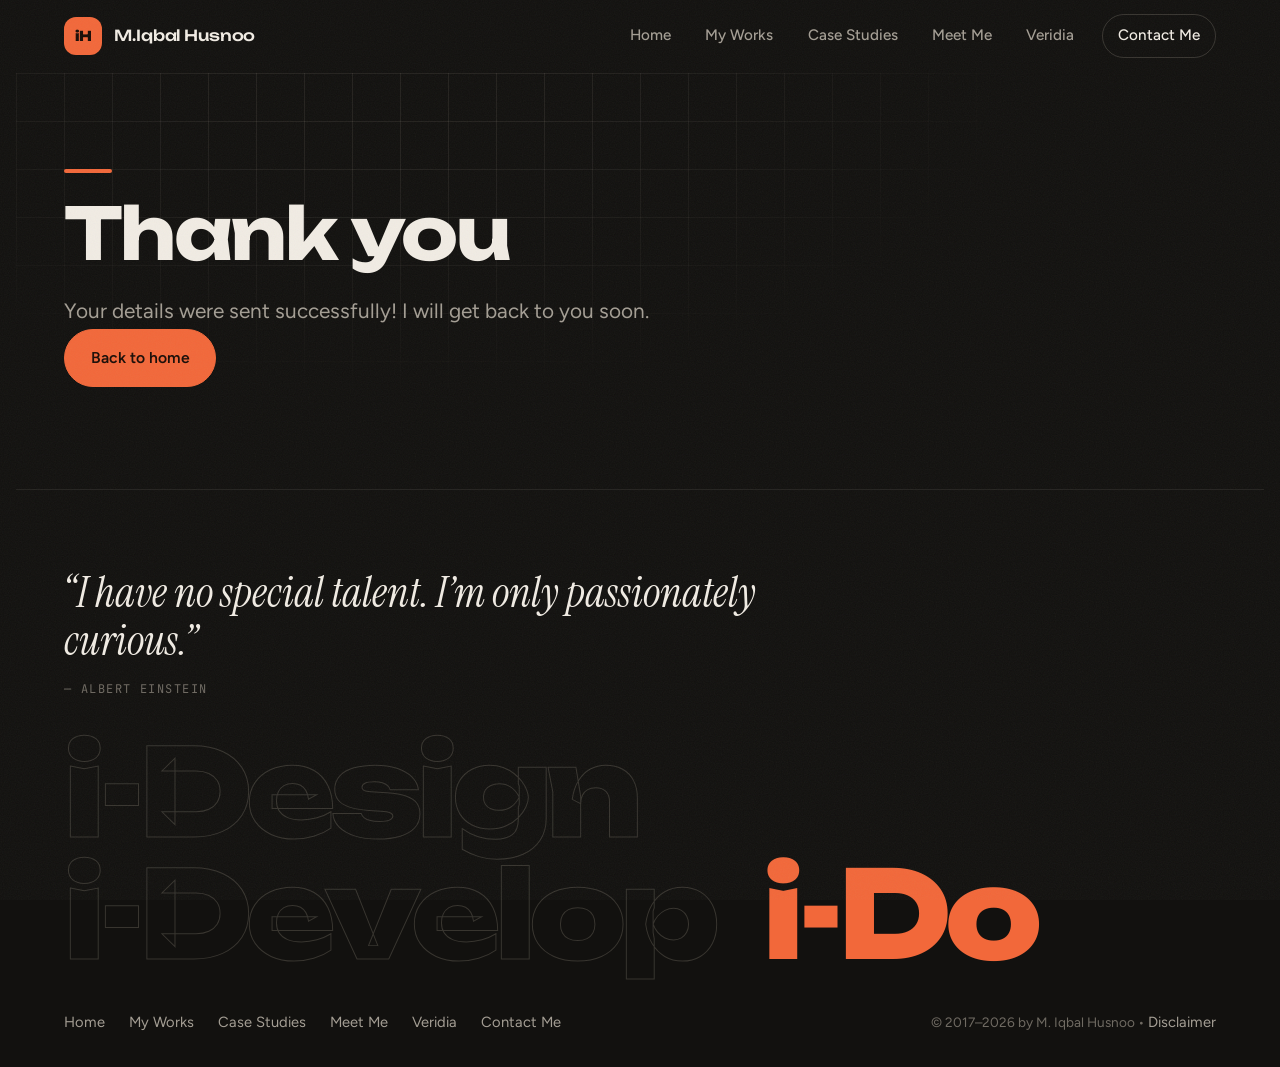
<file: thank-you/index.html>
<!doctype html>
<html lang="en">
  <head>
    <meta charset="utf-8" />
    <meta name="viewport" content="width=device-width, initial-scale=1" />
    <title>Thank you | M. Iqbal Husnoo</title>
    <meta name="description" content="Your message was sent." />
    <meta property="og:title" content="Thank you | M. Iqbal Husnoo" />
    <meta property="og:description" content="Your message was sent." />
    <meta property="og:type" content="website" />
    <meta name="robots" content="noindex, nofollow" />
    <link rel="icon" href="/favicon.svg" type="image/svg+xml" />
    <script>document.documentElement.classList.add('js')</script>
    <link rel="preconnect" href="https://fonts.googleapis.com" />
    <link rel="preconnect" href="https://fonts.gstatic.com" crossorigin />
    <link rel="stylesheet" href="https://fonts.googleapis.com/css2?family=Unbounded:wght@400;500;700;800&family=Figtree:ital,wght@0,400;0,500;0,600;1,400&family=Instrument+Serif:ital@0;1&family=JetBrains+Mono:wght@400;500&display=swap" />
    <link rel="stylesheet" href="/styles.css" />
    <meta name="theme-color" content="#12110f" />
  </head>
  <body>
    <a class="skip-link" href="#main">Skip to content</a>

    <header class="site-header" id="site-header">
      <div class="bar">
        <a class="brand" href="/" aria-label="M. Iqbal Husnoo, home">
          <span class="brand__mark" aria-hidden="true">iH</span>
          <span class="brand__name">M.Iqbal Husnoo</span>
        </a>
        <button class="nav-toggle" type="button" aria-expanded="false" aria-controls="site-nav" hidden>
          <span class="nav-toggle__lines" aria-hidden="true"></span>
          <span class="sr-only">Menu</span>
        </button>
        <nav class="site-nav" id="site-nav" aria-label="Main">
          <ul>
            <li><a href="/">Home</a></li>
            <li><a href="/my-works/">My Works</a></li>
            <li><a href="/case-studies/">Case Studies</a></li>
            <li><a href="/meet-me/">Meet Me</a></li>
            <li><a href="/veridia/">Veridia</a></li>
            <li><a href="/contact-me/" class="nav-cta">Contact Me</a></li>
          </ul>
        </nav>
      </div>
    </header>

    <main id="main" class="page">
      <h1 class="page-title">Thank you</h1>
      <p class="lead">Your details were sent successfully! I will get back to you soon.</p>
      <p><a class="button" href="/">Back to home</a></p>
    </main>

    <footer class="site-footer">
      <blockquote class="footer-quote">
        <p>&ldquo;I have no special talent. I&rsquo;m only passionately curious.&rdquo;</p>
        <footer>Albert Einstein</footer>
      </blockquote>
      <p class="motto" aria-label="i-Design, i-Develop, i-Do">
        <span>i-Design</span> <span>i-Develop</span> <span>i-Do</span>
      </p>
      <nav aria-label="Footer">
        <ul>
          <li><a href="/">Home</a></li>
          <li><a href="/my-works/">My Works</a></li>
          <li><a href="/case-studies/">Case Studies</a></li>
          <li><a href="/meet-me/">Meet Me</a></li>
          <li><a href="/veridia/">Veridia</a></li>
          <li><a href="/contact-me/">Contact Me</a></li>
        </ul>
      </nav>
      <p class="site-footer__legal">&copy; 2017&ndash;2026 by M. Iqbal Husnoo &bull; <a href="/disclaimer/">Disclaimer</a></p>
    </footer>

    <script src="/script.js" defer></script>
</body>
</html>
</file>
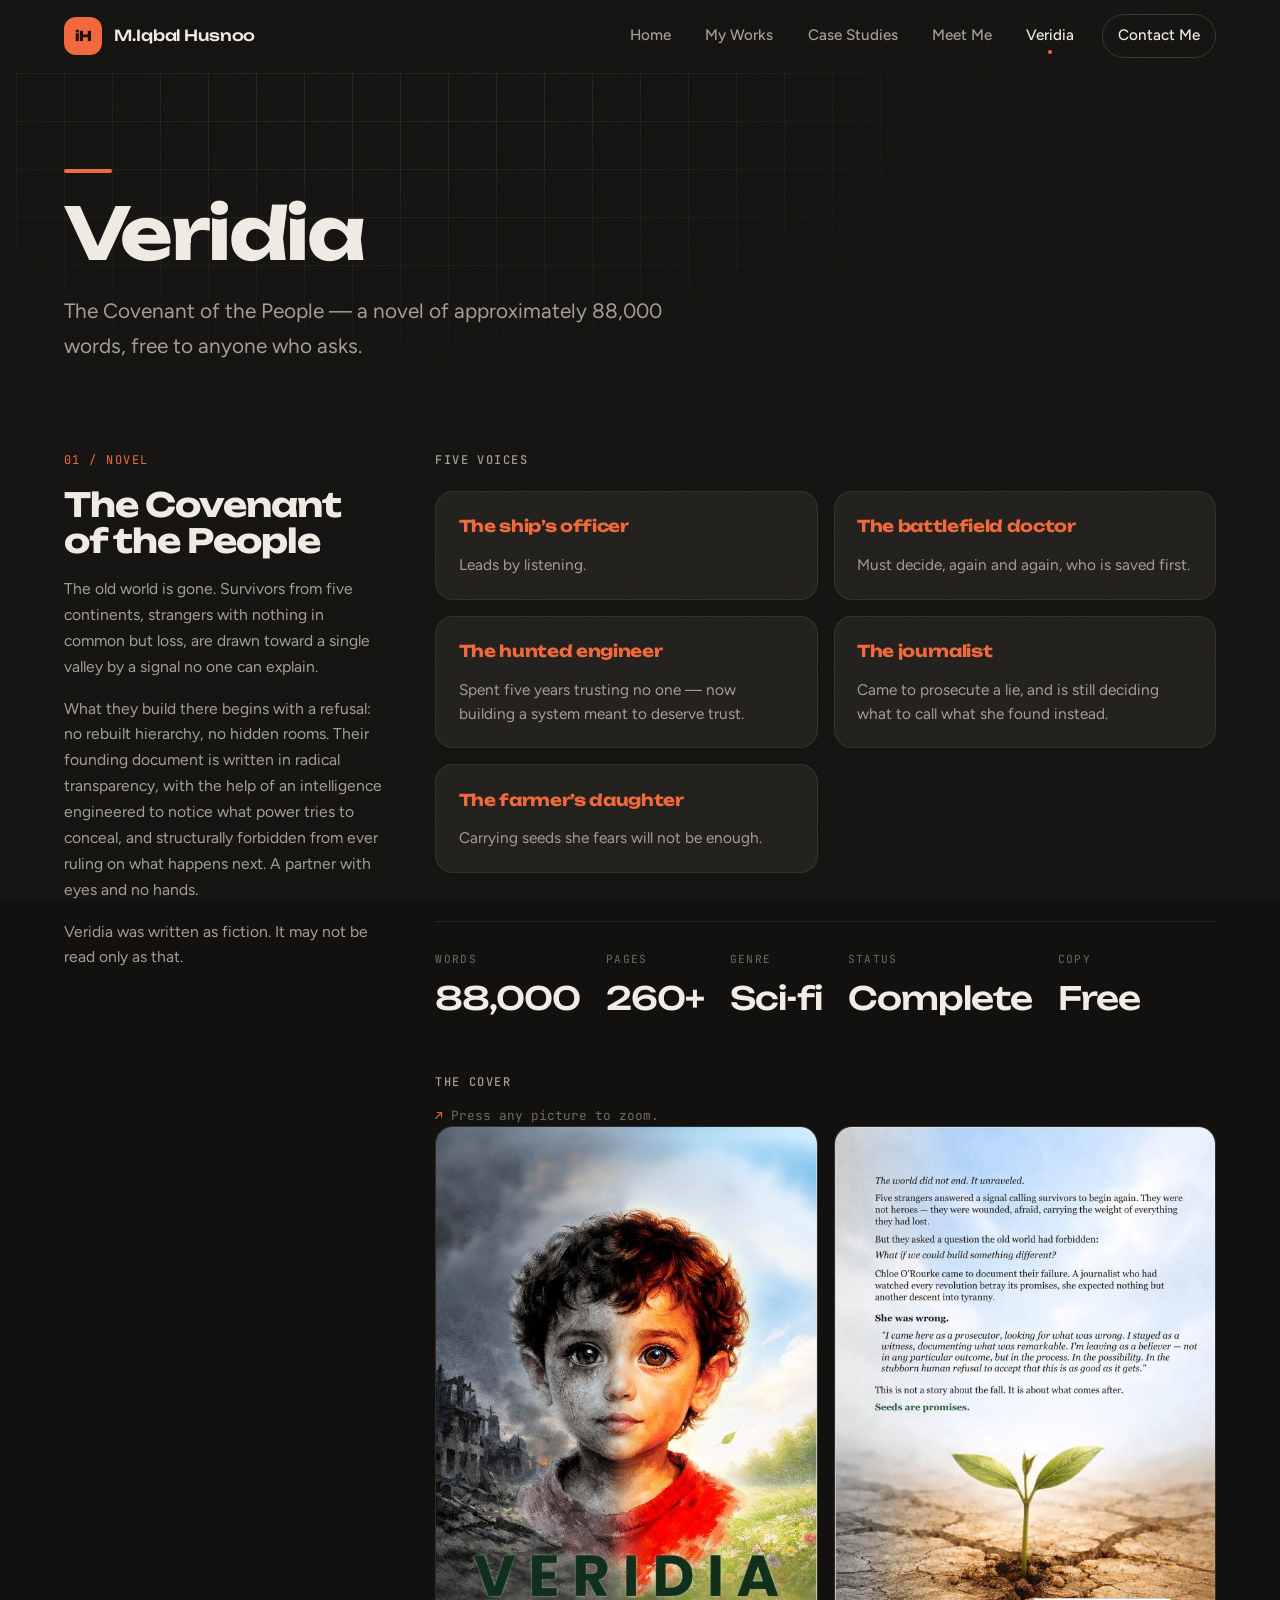
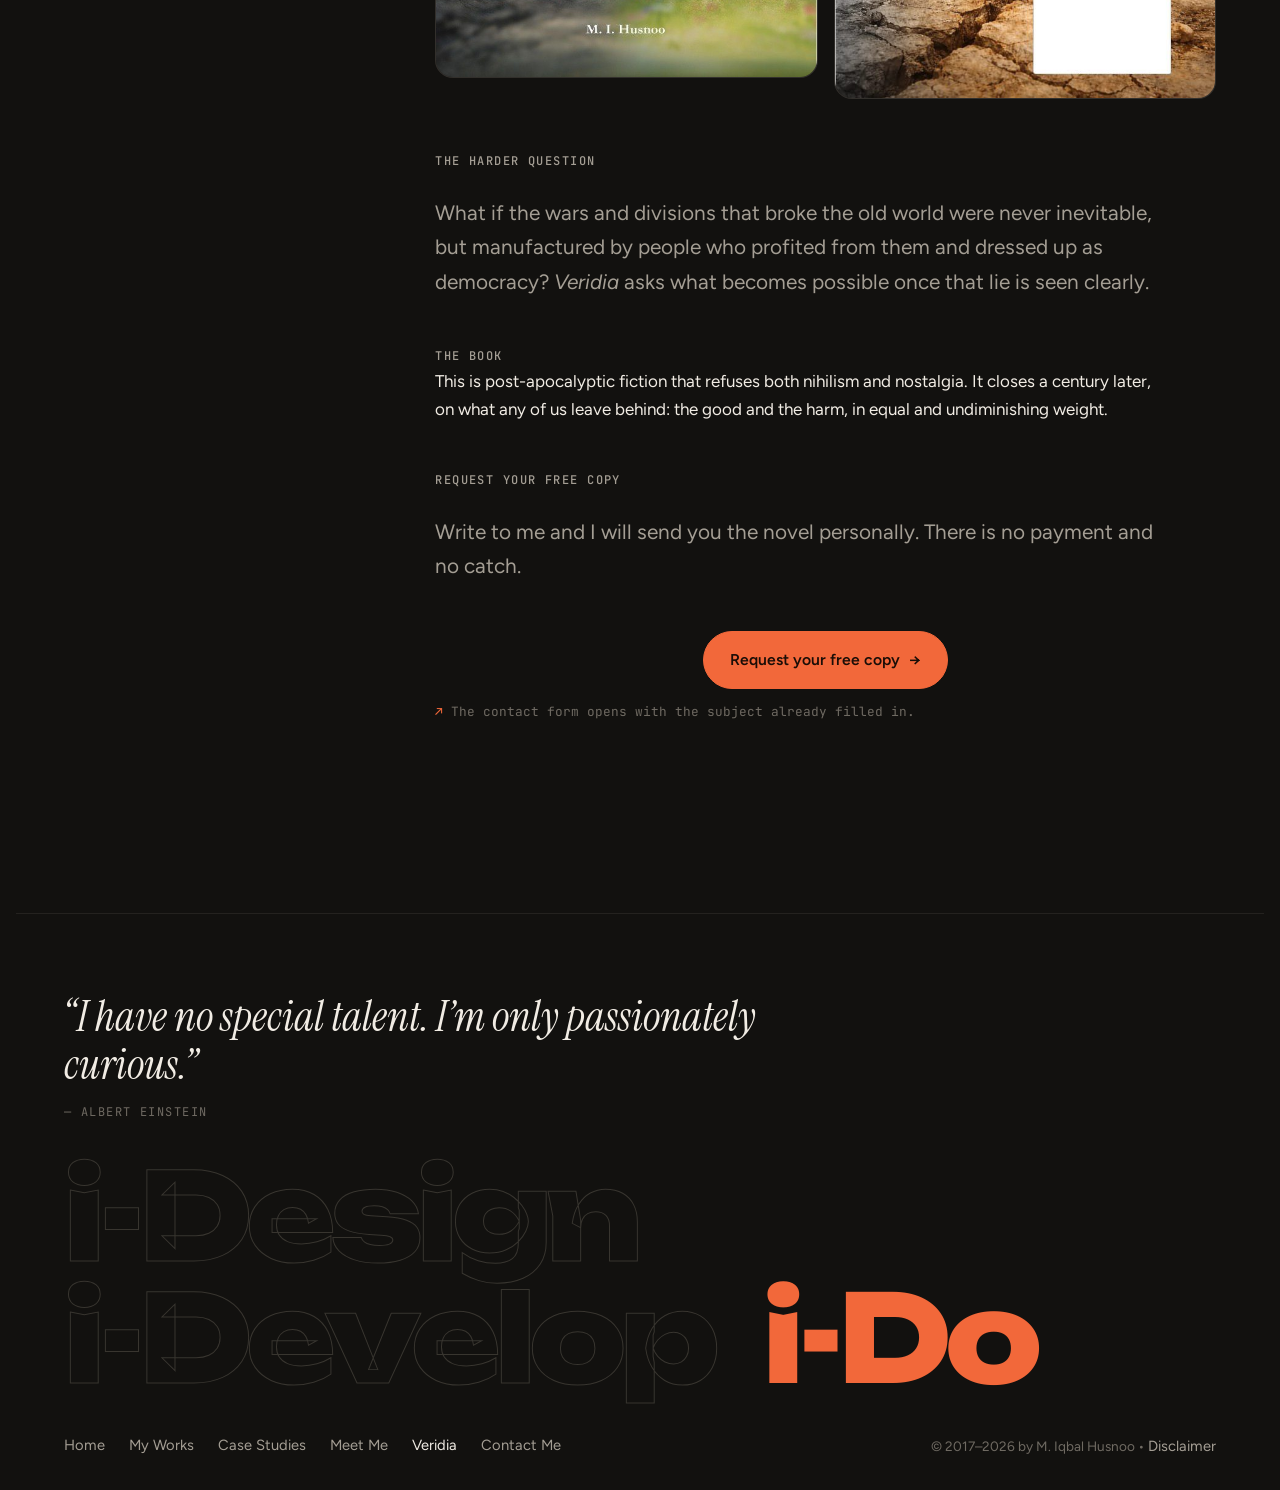
<file: veridia/index.html>
<!doctype html>
<html lang="en">
  <head>
    <meta charset="utf-8" />
    <meta name="viewport" content="width=device-width, initial-scale=1" />
    <title>Veridia &mdash; The Covenant of the People | M. Iqbal Husnoo</title>
    <meta name="description" content="Veridia: The Covenant of the People — an 88,000-word post-apocalyptic novel by M. Iqbal Husnoo. A free copy for anyone who asks." />
    <meta property="og:title" content="Veridia &mdash; The Covenant of the People | M. Iqbal Husnoo" />
    <meta property="og:description" content="Veridia: The Covenant of the People — an 88,000-word post-apocalyptic novel by M. Iqbal Husnoo. A free copy for anyone who asks." />
    <meta property="og:type" content="website" />
    <link rel="icon" href="/favicon.svg" type="image/svg+xml" />
    <script>document.documentElement.classList.add('js')</script>
    <link rel="preconnect" href="https://fonts.googleapis.com" />
    <link rel="preconnect" href="https://fonts.gstatic.com" crossorigin />
    <link rel="stylesheet" href="https://fonts.googleapis.com/css2?family=Unbounded:wght@400;500;700;800&family=Figtree:ital,wght@0,400;0,500;0,600;1,400&family=Instrument+Serif:ital@0;1&family=JetBrains+Mono:wght@400;500&display=swap" />
    <link rel="stylesheet" href="/styles.css" />
    <meta name="theme-color" content="#12110f" />
  </head>
  <body>
    <a class="skip-link" href="#main">Skip to content</a>

    <header class="site-header" id="site-header">
      <div class="bar">
        <a class="brand" href="/" aria-label="M. Iqbal Husnoo, home">
          <span class="brand__mark" aria-hidden="true">iH</span>
          <span class="brand__name">M.Iqbal Husnoo</span>
        </a>
        <button class="nav-toggle" type="button" aria-expanded="false" aria-controls="site-nav" hidden>
          <span class="nav-toggle__lines" aria-hidden="true"></span>
          <span class="sr-only">Menu</span>
        </button>
        <nav class="site-nav" id="site-nav" aria-label="Main">
          <ul>
            <li><a href="/">Home</a></li>
            <li><a href="/my-works/">My Works</a></li>
            <li><a href="/case-studies/">Case Studies</a></li>
            <li><a href="/meet-me/">Meet Me</a></li>
            <li><a href="/veridia/" aria-current="page">Veridia</a></li>
            <li><a href="/contact-me/" class="nav-cta">Contact Me</a></li>
          </ul>
        </nav>
      </div>
    </header>

    <main id="main" class="page">
      <h1 class="page-title">Veridia</h1>
      <p class="lead">The Covenant of the People &mdash; a novel of approximately 88,000 words, free to anyone who asks.</p>

      <section class="work" id="novel" aria-labelledby="novel-title">
        <header class="work__intro work__intro--novel">
          <h2 id="novel-title">The Covenant of the People</h2>
          <p>The old world is gone. Survivors from five continents, strangers with nothing in common but loss, are drawn toward a single valley by a signal no one can explain.</p>
          <p>What they build there begins with a refusal: no rebuilt hierarchy, no hidden rooms. Their founding document is written in radical transparency, with the help of an intelligence engineered to notice what power tries to conceal, and structurally forbidden from ever ruling on what happens next. A partner with eyes and no hands.</p>
          <p>Veridia was written as fiction. It may not be read only as that.</p>
        </header>
        <div>
          <p class="label">Five voices</p>
          <div class="cap-grid">
            <div class="cap-card">
              <h3>The ship&rsquo;s officer</h3>
              <p>Leads by listening.</p>
            </div>
            <div class="cap-card">
              <h3>The battlefield doctor</h3>
              <p>Must decide, again and again, who is saved first.</p>
            </div>
            <div class="cap-card">
              <h3>The hunted engineer</h3>
              <p>Spent five years trusting no one &mdash; now building a system meant to deserve trust.</p>
            </div>
            <div class="cap-card">
              <h3>The journalist</h3>
              <p>Came to prosecute a lie, and is still deciding what to call what she found instead.</p>
            </div>
            <div class="cap-card">
              <h3>The farmer&rsquo;s daughter</h3>
              <p>Carrying seeds she fears will not be enough.</p>
            </div>
          </div>

          <dl class="stats facts" style="margin-top: 3rem;">
            <div><dt>Words</dt><dd>88,000</dd></div>
            <div><dt>Pages</dt><dd>260+</dd></div>
            <div><dt>Genre</dt><dd>Sci-fi</dd></div>
            <div><dt>Status</dt><dd>Complete</dd></div>
            <div><dt>Copy</dt><dd>Free</dd></div>
          </dl>

          <p class="label" style="margin-top: 3rem;">The cover</p>
          <p class="hint">Press any picture to zoom.</p>
          <div class="gallery" id="veridia-covers">
            <figure class="tile">
              <a href="/assets/img/full/veridia-front.jpg" data-gallery="veridia" data-caption="Front cover &mdash; Veridia: The Covenant of the People"><img src="/assets/img/thumb/veridia-front.jpg" alt="Front cover of the novel Veridia: a child&rsquo;s face, half in a ruined city and half in a green meadow, with the title VERIDIA" width="626" height="905" loading="lazy" decoding="async" /></a>
              <figcaption><strong>Front cover</strong> Half ruined world, half meadow</figcaption>
            </figure>
            <figure class="tile">
              <a href="/assets/img/full/veridia-back.jpg" data-gallery="veridia" data-caption="Back cover &mdash; the blurb"><img src="/assets/img/thumb/veridia-back.jpg" alt="Back cover of the novel Veridia with the blurb and a seedling growing from cracked earth" width="606" height="909" loading="lazy" decoding="async" /></a>
              <figcaption><strong>Back cover</strong> &ldquo;Seeds are promises.&rdquo;</figcaption>
            </figure>
          </div>

          <p class="label" style="margin-top: 3rem;">The harder question</p>
          <p class="lead" style="max-width: 46rem;">What if the wars and divisions that broke the old world were never inevitable, but manufactured by people who profited from them and dressed up as democracy? <em>Veridia</em> asks what becomes possible once that lie is seen clearly.</p>

          <p class="label" style="margin-top: 3rem;">The book</p>
          <p style="max-width: 46rem;">This is post-apocalyptic fiction that refuses both nihilism and nostalgia. It closes a century later, on what any of us leave behind: the good and the harm, in equal and undiminishing weight.</p>

          <p class="label" style="margin-top: 3rem;">Request your free copy</p>
          <p class="lead" style="max-width: 46rem;">Write to me and I will send you the novel personally. There is no payment and no catch.</p>
          <p class="cta"><a class="button" href="/contact-me/?subject=Free%20copy%20of%20Veridia">Request your free copy <span aria-hidden="true">&rarr;</span></a></p>
          <p class="hint">The contact form opens with the subject already filled in.</p>
        </div>
      </section>
    </main>

    <footer class="site-footer">
      <blockquote class="footer-quote">
        <p>&ldquo;I have no special talent. I&rsquo;m only passionately curious.&rdquo;</p>
        <footer>Albert Einstein</footer>
      </blockquote>
      <p class="motto" aria-label="i-Design, i-Develop, i-Do">
        <span>i-Design</span> <span>i-Develop</span> <span>i-Do</span>
      </p>
      <nav aria-label="Footer">
        <ul>
          <li><a href="/">Home</a></li>
          <li><a href="/my-works/">My Works</a></li>
          <li><a href="/case-studies/">Case Studies</a></li>
          <li><a href="/meet-me/">Meet Me</a></li>
          <li><a href="/veridia/" aria-current="page">Veridia</a></li>
          <li><a href="/contact-me/">Contact Me</a></li>
        </ul>
      </nav>
      <p class="site-footer__legal">&copy; 2017&ndash;2026 by M. Iqbal Husnoo &bull; <a href="/disclaimer/">Disclaimer</a></p>
    </footer>

    <script src="/script.js" defer></script>
</body>
</html>
</file>
<file: styles.css>
/* ==========================================================================
   M. Iqbal Husnoo — studio theme
   Warm off-black workshop, blueprint grid, signal-orange accent.
   All colours, fonts and spacing live in this first block.
   ========================================================================== */

:root {
  color-scheme: dark;

  --bg: #12110f;
  --bg-raised: #1a1916;
  --bg-card: #201e1b;
  --line: rgb(255 240 220 / 0.08);
  --line-strong: rgb(255 240 220 / 0.16);
  --text: #f1ece4;
  --text-muted: #a49e94;
  --text-dim: #6f6a62;
  --accent: #f2683a;
  --accent-soft: rgb(242 104 58 / 0.14);
  --accent-ink: #1a0d07;

  --font-display: 'Unbounded', 'Arial Black', sans-serif;
  --font-body: 'Figtree', 'Helvetica Neue', Helvetica, sans-serif;
  --font-serif: 'Instrument Serif', Georgia, serif;
  --font-mono: 'JetBrains Mono', ui-monospace, Menlo, monospace;

  --radius: 18px;
  --radius-sm: 10px;
  --page-width: 78rem;
  --gutter: clamp(1.25rem, 4vw, 3rem);
  --header-h: 4.5rem;
  --ease: cubic-bezier(0.22, 1, 0.36, 1);
}

/* ==========================================================================
   Base
   ========================================================================== */

*,
*::before,
*::after {
  box-sizing: border-box;
}

html {
  scroll-behavior: smooth;
  scroll-padding-top: calc(var(--header-h) + 1.5rem);
}

body {
  margin: 0;
  min-height: 100vh;
  display: flex;
  flex-direction: column;
  background: var(--bg);
  color: var(--text);
  font-family: var(--font-body);
  font-size: 1.0625rem;
  line-height: 1.65;
  -webkit-font-smoothing: antialiased;
  text-rendering: optimizeLegibility;
}

/* Film grain, fixed and non-interactive. */
body::after {
  content: '';
  position: fixed;
  inset: 0;
  z-index: 100;
  pointer-events: none;
  opacity: 0.05;
  background-image: url("data:image/svg+xml,%3Csvg xmlns='http://www.w3.org/2000/svg' width='160' height='160'%3E%3Cfilter id='n'%3E%3CfeTurbulence type='fractalNoise' baseFrequency='0.85' numOctaves='3' stitchTiles='stitch'/%3E%3C/filter%3E%3Crect width='100%25' height='100%25' filter='url(%23n)'/%3E%3C/svg%3E");
}

main {
  flex: 1;
}

img {
  max-width: 100%;
  height: auto;
  display: block;
}

a {
  color: var(--accent);
  text-decoration-thickness: 1px;
  text-underline-offset: 0.2em;
}

h1,
h2,
h3,
p,
ul,
ol,
dl,
dd,
figure,
blockquote {
  margin: 0;
}

ul {
  padding: 0;
  list-style: none;
}

::selection {
  background: var(--accent);
  color: var(--accent-ink);
}

:focus-visible {
  outline: 2px solid var(--accent);
  outline-offset: 3px;
  border-radius: 4px;
}

.sr-only {
  position: absolute;
  width: 1px;
  height: 1px;
  margin: -1px;
  padding: 0;
  overflow: hidden;
  clip-path: inset(50%);
  white-space: nowrap;
}

.skip-link {
  position: fixed;
  top: 0.75rem;
  left: 0.75rem;
  z-index: 200;
  translate: 0 -200%;
  padding: 0.6rem 1rem;
  border-radius: 999px;
  background: var(--accent);
  color: var(--accent-ink);
  font-weight: 600;
  text-decoration: none;
  transition: translate 0.2s var(--ease);
}

.skip-link:focus-visible {
  translate: 0 0;
}

.label,
.eyebrow {
  font-family: var(--font-mono);
  font-size: 0.75rem;
  font-weight: 500;
  letter-spacing: 0.12em;
  text-transform: uppercase;
  color: var(--text-muted);
}

/* ==========================================================================
   Header — sticky glass bar
   ========================================================================== */

.site-header {
  position: sticky;
  top: 0;
  z-index: 50;
  transition:
    background-color 0.3s var(--ease),
    border-color 0.3s var(--ease);
  border-bottom: 1px solid transparent;
}

.site-header.is-scrolled,
.site-header.is-open {
  background: rgb(18 17 15 / 0.72);
  backdrop-filter: blur(18px) saturate(1.4);
  -webkit-backdrop-filter: blur(18px) saturate(1.4);
  border-bottom-color: var(--line);
}

.bar {
  display: flex;
  align-items: center;
  gap: 1.5rem;
  max-width: var(--page-width);
  height: var(--header-h);
  margin-inline: auto;
  padding-inline: var(--gutter);
}

.brand {
  display: inline-flex;
  align-items: center;
  gap: 0.75rem;
  color: var(--text);
  text-decoration: none;
  margin-right: auto;
}

.brand__mark {
  display: grid;
  place-items: center;
  width: 2.4rem;
  height: 2.4rem;
  border-radius: 12px;
  background: var(--accent);
  color: var(--accent-ink);
  font-family: var(--font-display);
  font-size: 0.85rem;
  font-weight: 800;
  letter-spacing: -0.04em;
  transition: rotate 0.5s var(--ease);
}

.brand:hover .brand__mark {
  rotate: -8deg;
}

.brand__name {
  font-family: var(--font-display);
  font-size: 0.95rem;
  font-weight: 500;
  letter-spacing: -0.01em;
}

.site-nav ul {
  display: flex;
  align-items: center;
  gap: 0.25rem;
}

.site-nav a {
  position: relative;
  display: block;
  padding: 0.5rem 0.95rem;
  border-radius: 999px;
  color: var(--text-muted);
  font-size: 0.95rem;
  font-weight: 500;
  text-decoration: none;
  transition:
    color 0.2s,
    background-color 0.2s;
}

.site-nav a:hover {
  color: var(--text);
  background: rgb(255 255 255 / 0.05);
}

.site-nav a[aria-current='page'] {
  color: var(--text);
}

.site-nav a[aria-current='page']::after {
  content: '';
  position: absolute;
  left: 50%;
  bottom: 0.15rem;
  width: 4px;
  height: 4px;
  margin-left: -2px;
  border-radius: 50%;
  background: var(--accent);
}

.site-nav a.nav-cta {
  margin-left: 0.5rem;
  border: 1px solid var(--line-strong);
  color: var(--text);
}

.site-nav a.nav-cta:hover,
.site-nav a.nav-cta[aria-current='page'] {
  background: var(--accent);
  border-color: var(--accent);
  color: var(--accent-ink);
}

.site-nav a.nav-cta[aria-current='page']::after {
  display: none;
}

.nav-toggle {
  display: none;
  place-items: center;
  width: 2.75rem;
  height: 2.75rem;
  padding: 0;
  border: 1px solid var(--line-strong);
  border-radius: 50%;
  background: transparent;
  color: var(--text);
  cursor: pointer;
}

.nav-toggle__lines,
.nav-toggle__lines::before,
.nav-toggle__lines::after {
  display: block;
  width: 1.1rem;
  height: 1.5px;
  background: currentColor;
  border-radius: 2px;
  transition:
    transform 0.35s var(--ease),
    opacity 0.2s;
}

.nav-toggle__lines {
  position: relative;
}

.nav-toggle__lines::before,
.nav-toggle__lines::after {
  content: '';
  position: absolute;
  left: 0;
}

.nav-toggle__lines::before {
  transform: translateY(-5px);
}

.nav-toggle__lines::after {
  transform: translateY(5px);
}

.nav-toggle[aria-expanded='true'] .nav-toggle__lines {
  background: transparent;
}

.nav-toggle[aria-expanded='true'] .nav-toggle__lines::before {
  transform: rotate(45deg);
}

.nav-toggle[aria-expanded='true'] .nav-toggle__lines::after {
  transform: rotate(-45deg);
}

@media (max-width: 760px) {
  .brand__name {
    font-size: 0.85rem;
  }

  .js .nav-toggle {
    display: grid;
  }

  .js .site-nav {
    position: absolute;
    top: var(--header-h);
    left: 0;
    right: 0;
    padding: 0.5rem var(--gutter) 1.5rem;
    background: rgb(18 17 15 / 0.96);
    backdrop-filter: blur(18px);
    -webkit-backdrop-filter: blur(18px);
    border-bottom: 1px solid var(--line);
    opacity: 0;
    visibility: hidden;
    translate: 0 -0.75rem;
    transition:
      opacity 0.3s var(--ease),
      translate 0.3s var(--ease),
      visibility 0.3s;
  }

  .js .site-header.is-open .site-nav {
    opacity: 1;
    visibility: visible;
    translate: 0 0;
  }

  .js .site-nav ul {
    flex-direction: column;
    align-items: stretch;
    gap: 0;
  }

  .js .site-nav a {
    padding: 1rem 0;
    border-radius: 0;
    border-bottom: 1px solid var(--line);
    font-family: var(--font-display);
    font-size: 1.5rem;
    color: var(--text);
  }

  .js .site-nav a:hover {
    background: none;
    color: var(--accent);
  }

  .js .site-nav a[aria-current='page']::after {
    left: auto;
    right: 0;
    top: 50%;
    bottom: auto;
    width: 8px;
    height: 8px;
    margin: -4px 0 0;
  }

  .js .site-nav a.nav-cta {
    margin: 1.25rem 0 0;
    padding: 0.9rem 1.25rem;
    border-radius: 999px;
    text-align: center;
    font-family: var(--font-body);
    font-size: 1rem;
    font-weight: 600;
    background: var(--accent);
    color: var(--accent-ink);
  }

  /* No-JS fallback: a simple wrapping row. */
  html:not(.js) .bar {
    flex-wrap: wrap;
    height: auto;
    padding-block: 1rem;
  }

  html:not(.js) .site-nav ul {
    flex-wrap: wrap;
  }
}

/* ==========================================================================
   Layout + page titles
   ========================================================================== */

.page {
  width: 100%;
  max-width: var(--page-width);
  margin-inline: auto;
  padding: clamp(3rem, 8vw, 6rem) var(--gutter) clamp(4rem, 8vw, 7rem);
}

main.page {
  position: relative;
}

/* Blueprint grid behind every inner page heading. */
main.page::before {
  content: '';
  position: absolute;
  inset: 0 0 auto;
  height: 28rem;
  z-index: -1;
  background-image:
    linear-gradient(var(--line) 1px, transparent 1px),
    linear-gradient(90deg, var(--line) 1px, transparent 1px);
  background-size: 48px 48px;
  mask-image: radial-gradient(ellipse 70% 100% at 30% 0%, #000 20%, transparent 75%);
  -webkit-mask-image: radial-gradient(ellipse 70% 100% at 30% 0%, #000 20%, transparent 75%);
}

.page-title {
  max-width: 18ch;
  font-family: var(--font-display);
  font-size: clamp(2.2rem, 6vw, 4.5rem);
  font-weight: 700;
  line-height: 1.02;
  letter-spacing: -0.035em;
  text-wrap: balance;
}

.page-title::before {
  content: '';
  display: block;
  width: 3rem;
  height: 4px;
  margin-bottom: 1.5rem;
  border-radius: 4px;
  background: var(--accent);
}

.section-head {
  margin-bottom: clamp(2rem, 4vw, 3rem);
}

.section-title {
  margin-top: 0.75rem;
  font-family: var(--font-display);
  font-size: clamp(1.8rem, 4.5vw, 3.2rem);
  font-weight: 700;
  line-height: 1.05;
  letter-spacing: -0.03em;
}

.section-title em {
  font-family: var(--font-serif);
  font-weight: 400;
  font-style: italic;
  letter-spacing: 0;
}

.heart {
  display: inline-block;
  color: var(--accent);
  animation: beat 1.8s var(--ease) infinite;
}

@keyframes beat {
  0%,
  60%,
  100% {
    transform: scale(1);
  }
  15% {
    transform: scale(1.22);
  }
  30% {
    transform: scale(0.96);
  }
}

.hint {
  margin-top: 0.75rem;
  color: var(--text-dim);
  font-family: var(--font-mono);
  font-size: 0.8rem;
}

.hint::before {
  content: '\2197\00a0';
  color: var(--accent);
}

.page > .hint {
  margin-top: 1.25rem;
}

.lead {
  max-width: 40rem;
  margin-top: 1.5rem;
  color: var(--text-muted);
  font-size: clamp(1.1rem, 2vw, 1.3rem);
}

.cta {
  margin-top: 3rem;
  text-align: center;
}

/* ==========================================================================
   Buttons
   ========================================================================== */

.button {
  display: inline-flex;
  align-items: center;
  gap: 0.6rem;
  padding: 0.95rem 1.6rem;
  border: 1px solid var(--accent);
  border-radius: 999px;
  background: var(--accent);
  color: var(--accent-ink);
  font: inherit;
  font-size: 0.98rem;
  font-weight: 600;
  text-decoration: none;
  cursor: pointer;
  transition:
    transform 0.25s var(--ease),
    box-shadow 0.25s var(--ease),
    background-color 0.2s;
}

.button:hover {
  transform: translateY(-2px);
  box-shadow: 0 12px 30px -10px rgb(242 104 58 / 0.6);
}

.button:active {
  transform: translateY(0);
}

.button span {
  transition: translate 0.25s var(--ease);
}

.button:hover span {
  translate: 4px 0;
}

.button--ghost {
  background: transparent;
  border-color: var(--line-strong);
  color: var(--text);
}

.button--ghost:hover {
  border-color: var(--text);
  box-shadow: none;
}

.button:disabled {
  opacity: 0.6;
  cursor: progress;
  transform: none;
}

/* ==========================================================================
   Home hero
   ========================================================================== */

.hero {
  position: relative;
  overflow: hidden;
  min-height: calc(100svh - var(--header-h));
  display: flex;
  align-items: center;
  margin-top: calc(var(--header-h) * -1);
  padding-top: var(--header-h);
  isolation: isolate;
}

.hero__grid {
  position: absolute;
  inset: 0;
  z-index: -2;
  background-image:
    linear-gradient(var(--line) 1px, transparent 1px),
    linear-gradient(90deg, var(--line) 1px, transparent 1px);
  background-size: 56px 56px;
  mask-image: radial-gradient(ellipse 80% 70% at 60% 40%, #000 30%, transparent 80%);
  -webkit-mask-image: radial-gradient(ellipse 80% 70% at 60% 40%, #000 30%, transparent 80%);
}

.hero::before {
  content: '';
  position: absolute;
  z-index: -3;
  width: 55vmax;
  height: 55vmax;
  right: -15vmax;
  top: -20vmax;
  border-radius: 50%;
  background: radial-gradient(circle, rgb(242 104 58 / 0.18), transparent 65%);
}

/* The Wix banner: an F1 wireframe on black. Crop the white fade away and let
   the drawing float over the grid. */
.hero__art {
  position: absolute;
  z-index: -1;
  right: -4%;
  top: 8%;
  width: min(1100px, 95vw);
  max-width: none;
  aspect-ratio: 1296 / 576;
  object-fit: cover;
  object-position: 80% 0;
  mix-blend-mode: lighten;
  opacity: 0.8;
  mask-image: linear-gradient(90deg, transparent 32%, #000 50%, #000 75%, transparent 92%);
  -webkit-mask-image: linear-gradient(90deg, transparent 32%, #000 50%, #000 75%, transparent 92%);
  animation: drift 14s ease-in-out infinite alternate;
}

@media (max-width: 760px) {
  .hero__art {
    top: auto;
    bottom: 4%;
    width: 160vw;
    right: -40vw;
    opacity: 0.45;
  }
}

@keyframes drift {
  from {
    transform: translate3d(0, 0, 0) rotate(0deg);
  }
  to {
    transform: translate3d(-2%, 3%, 0) rotate(-2deg);
  }
}

.hero__inner {
  width: 100%;
  max-width: var(--page-width);
  margin-inline: auto;
  padding: clamp(3rem, 8vh, 6rem) var(--gutter);
}

.eyebrow {
  display: inline-flex;
  align-items: center;
  gap: 0.6rem;
  padding: 0.45rem 0.9rem;
  border: 1px solid var(--line-strong);
  border-radius: 999px;
  background: rgb(18 17 15 / 0.5);
  backdrop-filter: blur(6px);
  -webkit-backdrop-filter: blur(6px);
}

.dot {
  width: 7px;
  height: 7px;
  border-radius: 50%;
  background: var(--accent);
  box-shadow: 0 0 0 0 rgb(242 104 58 / 0.6);
  animation: ping 2.2s infinite;
}

@keyframes ping {
  70%,
  100% {
    box-shadow: 0 0 0 10px rgb(242 104 58 / 0);
  }
}

.hero__title {
  margin-top: 1.75rem;
  font-family: var(--font-display);
  font-size: clamp(3rem, 10.5vw, 8.5rem);
  font-weight: 800;
  line-height: 0.92;
  letter-spacing: -0.05em;
}

.hero__title .line {
  display: block;
  overflow: hidden;
  padding-bottom: 0.06em;
}

.hero__title .line > span {
  display: inline-block;
  animation: rise 1s var(--ease) both;
}

.hero__title .line:nth-child(3) > span {
  animation-delay: 0.08s;
}

.hero__title .line:nth-child(4) > span {
  animation-delay: 0.16s;
}

.line--accent > span {
  color: transparent;
  -webkit-text-stroke: 2px var(--accent);
}

@keyframes rise {
  from {
    transform: translateY(105%);
  }
}

.hero__lead {
  max-width: 34rem;
  margin-top: 2rem;
  color: var(--text-muted);
  font-size: clamp(1.05rem, 1.8vw, 1.25rem);
  animation: fade-up 0.9s 0.35s var(--ease) both;
}

.hero__actions {
  display: flex;
  flex-wrap: wrap;
  gap: 0.75rem;
  margin-top: 2.25rem;
  animation: fade-up 0.9s 0.45s var(--ease) both;
}

.stats {
  display: flex;
  flex-wrap: wrap;
  gap: 2.5rem;
  margin-top: clamp(3rem, 7vh, 5rem);
  padding-top: 1.75rem;
  border-top: 1px solid var(--line);
  max-width: 38rem;
  animation: fade-up 0.9s 0.55s var(--ease) both;
}

.stats dt {
  font-family: var(--font-mono);
  font-size: 0.7rem;
  letter-spacing: 0.12em;
  text-transform: uppercase;
  color: var(--text-dim);
}

.stats dd {
  margin-top: 0.25rem;
  font-family: var(--font-display);
  font-size: clamp(1.6rem, 3vw, 2.2rem);
  font-weight: 500;
  letter-spacing: -0.03em;
}

@keyframes fade-up {
  from {
    opacity: 0;
    transform: translateY(18px);
  }
}

/* ==========================================================================
   Marquee
   ========================================================================== */

.marquee {
  overflow: hidden;
  border-block: 1px solid var(--line);
  background: var(--bg-raised);
  mask-image: linear-gradient(90deg, transparent, #000 10%, #000 90%, transparent);
  -webkit-mask-image: linear-gradient(90deg, transparent, #000 10%, #000 90%, transparent);
}

.marquee__track {
  display: flex;
  width: max-content;
  animation: scroll-x 40s linear infinite;
}

.marquee span {
  display: flex;
  align-items: center;
  gap: 2.5rem;
  padding: 1.35rem 0 1.35rem 2.5rem;
  font-family: var(--font-display);
  font-size: clamp(1rem, 2vw, 1.35rem);
  font-weight: 500;
  white-space: nowrap;
  letter-spacing: -0.02em;
}

.marquee span::after {
  content: '\2726';
  color: var(--accent);
  font-size: 0.8em;
}

@keyframes scroll-x {
  to {
    transform: translateX(-50%);
  }
}

/* ==========================================================================
   Gallery — masonry columns with caption overlays
   ========================================================================== */

.gallery {
  columns: 3 18rem;
  column-gap: 1rem;
}

.tile,
.portrait {
  position: relative;
  break-inside: avoid;
  margin-bottom: 1rem;
  overflow: hidden;
  border-radius: var(--radius);
  background: var(--bg-card);
  border: 1px solid var(--line);
  transform: translateZ(0);
}

.tile a,
.portrait a {
  display: block;
  cursor: zoom-in;
}

.tile img,
.portrait img {
  width: 100%;
  transition:
    transform 0.8s var(--ease),
    filter 0.5s;
}

.tile:hover img,
.portrait:hover img {
  transform: scale(1.05);
}

.tile figcaption,
.portrait figcaption {
  position: absolute;
  left: 0;
  right: 0;
  bottom: 0;
  padding: 2.5rem 1.1rem 1rem;
  background: linear-gradient(to top, rgb(14 13 11 / 0.92), rgb(14 13 11 / 0.55) 60%, transparent);
  color: var(--text-muted);
  font-size: 0.88rem;
  line-height: 1.4;
  pointer-events: none;
  transition:
    opacity 0.4s var(--ease),
    transform 0.4s var(--ease);
}

.tile figcaption strong,
.portrait figcaption strong {
  display: block;
  margin-bottom: 0.15rem;
  color: var(--text);
  font-family: var(--font-display);
  font-size: 0.92rem;
  font-weight: 500;
  letter-spacing: -0.01em;
}

.tile figcaption strong:first-letter {
  text-transform: uppercase;
}

@media (hover: hover) {
  .tile figcaption {
    opacity: 0;
    transform: translateY(10px);
  }

  .tile:hover figcaption,
  .tile:focus-within figcaption {
    opacity: 1;
    transform: none;
  }
}

/* Scroll reveal (enabled by script.js). */
.js .reveal {
  opacity: 0;
  transform: translateY(28px);
  transition:
    opacity 0.9s var(--ease),
    transform 0.9s var(--ease);
}

.js .reveal.is-visible {
  opacity: 1;
  transform: none;
}

/* ==========================================================================
   My Works
   ========================================================================== */

.toc {
  position: sticky;
  top: calc(var(--header-h) + 0.75rem);
  z-index: 10;
  margin: 2.5rem 0 1rem;
}

.toc ul {
  display: flex;
  gap: 0.5rem;
  overflow-x: auto;
  padding: 0.4rem;
  border: 1px solid var(--line);
  border-radius: 999px;
  background: rgb(26 25 22 / 0.8);
  backdrop-filter: blur(14px);
  -webkit-backdrop-filter: blur(14px);
  scrollbar-width: none;
  width: fit-content;
  max-width: 100%;
}

.toc ul::-webkit-scrollbar {
  display: none;
}

.toc li {
  display: flex;
  flex: none;
}

.toc a {
  display: inline-flex;
  align-items: center;
  gap: 0.5rem;
  padding: 0.5rem 0.95rem;
  border-radius: 999px;
  color: var(--text-muted);
  font-size: 0.88rem;
  font-weight: 500;
  text-decoration: none;
  white-space: nowrap;
  max-width: 22rem;
  overflow: hidden;
  text-overflow: ellipsis;
  transition:
    background-color 0.2s,
    color 0.2s;
}

.toc a:hover {
  color: var(--text);
  background: rgb(255 255 255 / 0.06);
}

.toc a.is-active {
  background: var(--accent);
  color: var(--accent-ink);
}

.toc .count {
  font-family: var(--font-mono);
  font-size: 0.72rem;
  opacity: 0.7;
}

.work {
  display: grid;
  grid-template-columns: minmax(0, 20rem) minmax(0, 1fr);
  gap: clamp(1.5rem, 4vw, 4rem);
  padding-block: clamp(3rem, 7vw, 5.5rem);
  border-bottom: 1px solid var(--line);
  counter-increment: work;
}

.work:last-of-type {
  border-bottom: 0;
}

.work__intro {
  position: sticky;
  top: calc(var(--header-h) + 5rem);
  align-self: start;
}

.work__intro::before {
  content: counter(work, decimal-leading-zero) ' / Project';
  display: block;
  margin-bottom: 1rem;
  font-family: var(--font-mono);
  font-size: 0.75rem;
  letter-spacing: 0.12em;
  text-transform: uppercase;
  color: var(--accent);
}

.work__intro--novel::before {
  content: counter(work, decimal-leading-zero) ' / Novel';
}

.work__intro h2 {
  font-family: var(--font-display);
  font-size: clamp(1.5rem, 2.6vw, 2.1rem);
  font-weight: 700;
  line-height: 1.1;
  letter-spacing: -0.03em;
  text-wrap: balance;
}

.work__intro p {
  margin-top: 1rem;
  color: var(--text-muted);
  font-size: 0.98rem;
}

.work .gallery {
  columns: 2 15rem;
}

main.page:has(.work) {
  counter-reset: work;
}

@media (max-width: 860px) {
  .work {
    grid-template-columns: 1fr;
  }

  .work__intro {
    position: static;
  }
}

/* ==========================================================================
   Meet Me
   ========================================================================== */

.meet {
  display: grid;
  grid-template-columns: minmax(0, 5fr) minmax(0, 7fr);
  gap: clamp(2rem, 6vw, 6rem);
  margin-top: clamp(2.5rem, 6vw, 4.5rem);
  margin-bottom: clamp(4rem, 9vw, 7rem);
}

.meet__photos {
  display: grid;
  grid-template-columns: 1fr 1fr;
  grid-template-rows: repeat(3, auto);
  gap: 1rem;
  align-self: start;
  position: sticky;
  top: calc(var(--header-h) + 1.5rem);
}

.portrait {
  margin: 0;
}

.portrait:first-child {
  grid-row: 1 / -1;
}

.portrait:first-child img {
  height: 100%;
  object-fit: cover;
  object-position: 55% 40%;
}

.portrait:first-child a {
  height: 100%;
}

.portrait:not(:first-child) img {
  height: clamp(160px, 20vh, 210px);
  object-fit: cover;
  object-position: 50% 25%;
}

.meet__story h2 {
  font-family: var(--font-serif);
  font-size: clamp(2rem, 4vw, 3.2rem);
  font-style: italic;
  font-weight: 400;
  line-height: 1.1;
  color: var(--text);
}

.meet__story p {
  margin-top: 1.4rem;
  color: var(--text-muted);
  font-size: 1.08rem;
}

.meet__story p:first-of-type {
  color: var(--text);
  font-size: clamp(1.2rem, 2vw, 1.4rem);
  line-height: 1.55;
}

.meet__story p:first-of-type::first-letter {
  float: left;
  margin: 0.15rem 0.6rem 0 0;
  font-family: var(--font-display);
  font-size: 3.6em;
  font-weight: 800;
  line-height: 0.8;
  color: var(--accent);
}

@media (max-width: 860px) {
  .meet {
    grid-template-columns: 1fr;
  }

  .meet__photos {
    position: static;
  }
}

/* ==========================================================================
   Contact
   ========================================================================== */

.contact {
  display: grid;
  grid-template-columns: minmax(0, 4fr) minmax(0, 7fr);
  gap: clamp(2rem, 5vw, 5rem);
  margin-top: clamp(2.5rem, 6vw, 4.5rem);
}

.contact__details {
  display: flex;
  flex-direction: column;
  gap: 1rem;
  font-style: normal;
}

.contact__details p {
  padding: 1.4rem 1.5rem;
  border: 1px solid var(--line);
  border-radius: var(--radius);
  background: var(--bg-raised);
  color: var(--text-muted);
  line-height: 1.7;
}

.contact__details p:first-child::before,
.contact__details p:nth-child(2)::before,
.contact__details p:nth-child(3)::before {
  display: block;
  margin-bottom: 0.5rem;
  font-family: var(--font-mono);
  font-size: 0.7rem;
  letter-spacing: 0.12em;
  text-transform: uppercase;
  color: var(--accent);
}

.contact__details p:first-child::before {
  content: 'Studio';
}

.contact__details p:nth-child(2)::before {
  content: 'Email';
}

.contact__details p:nth-child(3)::before {
  content: 'Phone';
}

.contact__details a {
  color: var(--text);
  text-decoration: none;
  font-weight: 500;
}

.contact__details p:nth-child(2) a {
  font-family: var(--font-display);
  font-size: clamp(1rem, 1.6vw, 1.15rem);
  word-break: break-all;
}

.contact__details a:hover {
  color: var(--accent);
}

.contact__form {
  display: grid;
  grid-template-columns: 1fr 1fr;
  gap: 1.25rem;
  padding: clamp(1.5rem, 4vw, 2.75rem);
  border: 1px solid var(--line);
  border-radius: calc(var(--radius) + 6px);
  background:
    radial-gradient(circle at 100% 0%, var(--accent-soft), transparent 45%),
    var(--bg-raised);
}

.contact__form > p:nth-of-type(4),
.contact__form > p:nth-of-type(5),
.contact__form > p:nth-of-type(6),
.contact__form > .form-status {
  grid-column: 1 / -1;
}

.contact__form label {
  display: block;
  margin-bottom: 0.5rem;
  font-family: var(--font-mono);
  font-size: 0.75rem;
  letter-spacing: 0.1em;
  text-transform: uppercase;
  color: var(--text-muted);
}

.contact__form label span {
  color: var(--accent);
}

.contact__form input,
.contact__form textarea {
  width: 100%;
  padding: 0.9rem 1rem;
  border: 1px solid var(--line-strong);
  border-radius: var(--radius-sm);
  background: var(--bg);
  color: var(--text);
  font: inherit;
  transition:
    border-color 0.2s,
    box-shadow 0.2s;
}

.contact__form textarea {
  resize: vertical;
  min-height: 9rem;
}

.contact__form input:hover,
.contact__form textarea:hover {
  border-color: rgb(255 240 220 / 0.28);
}

.contact__form input:focus,
.contact__form textarea:focus {
  outline: none;
  border-color: var(--accent);
  box-shadow: 0 0 0 4px var(--accent-soft);
}

.contact__form input:user-invalid,
.contact__form textarea:user-invalid {
  border-color: #e5484d;
  box-shadow: 0 0 0 4px rgb(229 72 77 / 0.15);
}

.form-status {
  color: var(--text-muted);
  font-size: 0.92rem;
}

.form-status:empty {
  display: none;
}

.form-status.is-error {
  color: #ff8a80;
}

@media (max-width: 860px) {
  .contact {
    grid-template-columns: 1fr;
  }
}

@media (max-width: 520px) {
  .contact__form {
    grid-template-columns: 1fr;
  }
}

/* ==========================================================================
   Documents (CV, cover letter)
   ========================================================================== */

.document {
  display: grid;
  gap: 1.5rem;
  max-width: 56rem;
  margin: clamp(2.5rem, 6vw, 4rem) auto 0;
}

.document__page {
  width: 100%;
  border-radius: var(--radius-sm);
  background: #fff;
  box-shadow:
    0 0 0 1px var(--line),
    0 30px 60px -30px rgb(0 0 0 / 0.8);
}

/* ==========================================================================
   Legal
   ========================================================================== */

.legal {
  max-width: 46rem;
}

.legal > ol {
  margin-top: 3rem;
  padding: 0;
  list-style: none;
  counter-reset: clause;
}

.legal > ol > li {
  position: relative;
  padding: 1.75rem 0 1.75rem 3.5rem;
  border-top: 1px solid var(--line);
  counter-increment: clause;
}

.legal > ol > li::before {
  content: counter(clause, decimal-leading-zero);
  position: absolute;
  left: 0;
  top: 1.95rem;
  font-family: var(--font-mono);
  font-size: 0.8rem;
  color: var(--accent);
}

.legal h2 {
  font-family: var(--font-display);
  font-size: 1.15rem;
  font-weight: 500;
  letter-spacing: -0.02em;
}

.legal p,
.legal ol ol {
  margin-top: 0.75rem;
  color: var(--text-muted);
  font-size: 0.98rem;
}

.legal ol ol {
  padding-left: 1.25rem;
}

.legal ol ol li + li {
  margin-top: 0.5rem;
}

/* ==========================================================================
   Footer
   ========================================================================== */

.site-footer {
  position: relative;
  overflow: hidden;
  max-width: var(--page-width);
  width: 100%;
  margin-inline: auto;
  padding: clamp(3rem, 7vw, 5rem) var(--gutter) 2rem;
  border-top: 1px solid var(--line);
  display: grid;
  grid-template-columns: 1fr auto;
  gap: 2rem 3rem;
  align-items: end;
}

.footer-quote {
  grid-column: 1 / -1;
  max-width: 46rem;
}

.footer-quote p {
  font-family: var(--font-serif);
  font-size: clamp(1.6rem, 3.6vw, 2.6rem);
  font-style: italic;
  line-height: 1.15;
}

.footer-quote footer {
  margin-top: 0.85rem;
  font-family: var(--font-mono);
  font-size: 0.75rem;
  letter-spacing: 0.12em;
  text-transform: uppercase;
  color: var(--text-dim);
}

.footer-quote footer::before {
  content: '\2014\00a0';
}

.motto {
  grid-column: 1 / -1;
  display: flex;
  flex-wrap: wrap;
  gap: 0 0.4em;
  font-family: var(--font-display);
  font-size: clamp(2.5rem, 9.5vw, 8rem);
  font-weight: 800;
  line-height: 1;
  letter-spacing: -0.05em;
  color: transparent;
  -webkit-text-stroke: 1px var(--line-strong);
  user-select: none;
}

.motto span:last-child {
  color: var(--accent);
  -webkit-text-stroke: 0;
}

.site-footer nav ul {
  display: flex;
  flex-wrap: wrap;
  gap: 0.25rem 1.5rem;
}

.site-footer nav a,
.site-footer__legal a {
  color: var(--text-muted);
  font-size: 0.92rem;
  text-decoration: none;
}

.site-footer nav a:hover,
.site-footer__legal a:hover {
  color: var(--text);
}

.site-footer nav a[aria-current='page'] {
  color: var(--text);
}

.site-footer__legal {
  color: var(--text-dim);
  font-size: 0.85rem;
}

@media (max-width: 640px) {
  .site-footer {
    grid-template-columns: 1fr;
  }
}

/* ==========================================================================
   Lightbox
   ========================================================================== */

.lightbox {
  position: fixed;
  inset: 0;
  width: 100%;
  height: 100%;
  max-width: none;
  max-height: none;
  margin: 0;
  padding: 0;
  border: 0;
  background: rgb(10 9 8 / 0.94);
  color: var(--text);
  overflow: hidden;
}

.lightbox::backdrop {
  background: transparent;
}

.lightbox[open] {
  display: grid;
  grid-template-rows: auto 1fr auto;
  animation: lb-in 0.35s var(--ease);
}

@keyframes lb-in {
  from {
    opacity: 0;
  }
}

.lightbox__top {
  display: flex;
  align-items: center;
  justify-content: space-between;
  padding: 1rem var(--gutter);
}

.lightbox__count {
  font-family: var(--font-mono);
  font-size: 0.8rem;
  color: var(--text-muted);
}

.lightbox__stage {
  position: relative;
  display: grid;
  place-items: center;
  min-height: 0;
  padding: 0 clamp(0.75rem, 6vw, 5.5rem);
}

.lightbox__img {
  max-width: 100%;
  max-height: 100%;
  width: auto;
  height: auto;
  object-fit: contain;
  border-radius: var(--radius-sm);
  box-shadow: 0 40px 80px -30px rgb(0 0 0 / 0.9);
  transition: opacity 0.25s;
}

.lightbox__img.is-loading {
  opacity: 0.25;
}

.lightbox__caption {
  min-height: 4.5rem;
  padding: 1rem var(--gutter) 1.5rem;
  text-align: center;
  color: var(--text-muted);
  font-size: 0.95rem;
}

.lightbox__caption strong {
  display: block;
  color: var(--text);
  font-family: var(--font-display);
  font-weight: 500;
}

.lb-btn {
  display: grid;
  place-items: center;
  width: 3rem;
  height: 3rem;
  padding: 0;
  border: 1px solid var(--line-strong);
  border-radius: 50%;
  background: rgb(26 25 22 / 0.7);
  color: var(--text);
  font-size: 1.25rem;
  cursor: pointer;
  transition:
    background-color 0.2s,
    color 0.2s,
    border-color 0.2s;
}

.lb-btn:hover {
  background: var(--accent);
  border-color: var(--accent);
  color: var(--accent-ink);
}

.lb-prev,
.lb-next {
  position: absolute;
  top: 50%;
  translate: 0 -50%;
}

.lb-prev {
  left: clamp(0.5rem, 2vw, 1.5rem);
}

.lb-next {
  right: clamp(0.5rem, 2vw, 1.5rem);
}

.lb-btn[hidden] {
  display: none;
}

@media (max-width: 640px) {
  .lb-prev,
  .lb-next {
    top: auto;
    bottom: -3.75rem;
    translate: none;
  }
}

body.lb-open {
  overflow: hidden;
}

/* ==========================================================================
   Case studies — fact row, capability cards
   ========================================================================== */

.facts {
  max-width: none;
  gap: clamp(1.25rem, 2vw, 2rem);
}

.facts dd {
  font-size: clamp(1.5rem, 2.6vw, 2rem);
}

.facts dd {
  white-space: nowrap;
}

.cap-grid {
  display: grid;
  grid-template-columns: repeat(auto-fit, minmax(17rem, 1fr));
  gap: 1rem;
  margin-top: 1.25rem;
}

.cap-card {
  background: var(--bg-card);
  border: 1px solid var(--line);
  border-radius: var(--radius);
  padding: 1.35rem 1.4rem;
}

.cap-card h3 {
  margin: 0;
  font-family: var(--font-display);
  font-size: 1.02rem;
  font-weight: 700;
  letter-spacing: -0.02em;
  color: var(--accent);
}

.cap-card ul {
  margin: 0.8rem 0 0;
  padding-left: 1.1rem;
  color: var(--text-muted);
  font-size: 0.96rem;
  line-height: 1.55;
}

.cap-card li + li {
  margin-top: 0.35rem;
}

.cap-card li::marker {
  color: var(--text-dim);
}

.cap-card p {
  margin: 0.8rem 0 0;
  color: var(--text-muted);
  font-size: 0.96rem;
  line-height: 1.55;
}

@media (max-width: 640px) {
  .facts {
    gap: 1.25rem 2rem;
  }
}

/* ==========================================================================
   Motion preferences
   ========================================================================== */

@media (prefers-reduced-motion: reduce) {
  *,
  *::before,
  *::after {
    animation-duration: 0.01ms !important;
    animation-iteration-count: 1 !important;
    transition-duration: 0.01ms !important;
    scroll-behavior: auto !important;
  }

  .js .reveal {
    opacity: 1;
    transform: none;
  }
}
</file>
